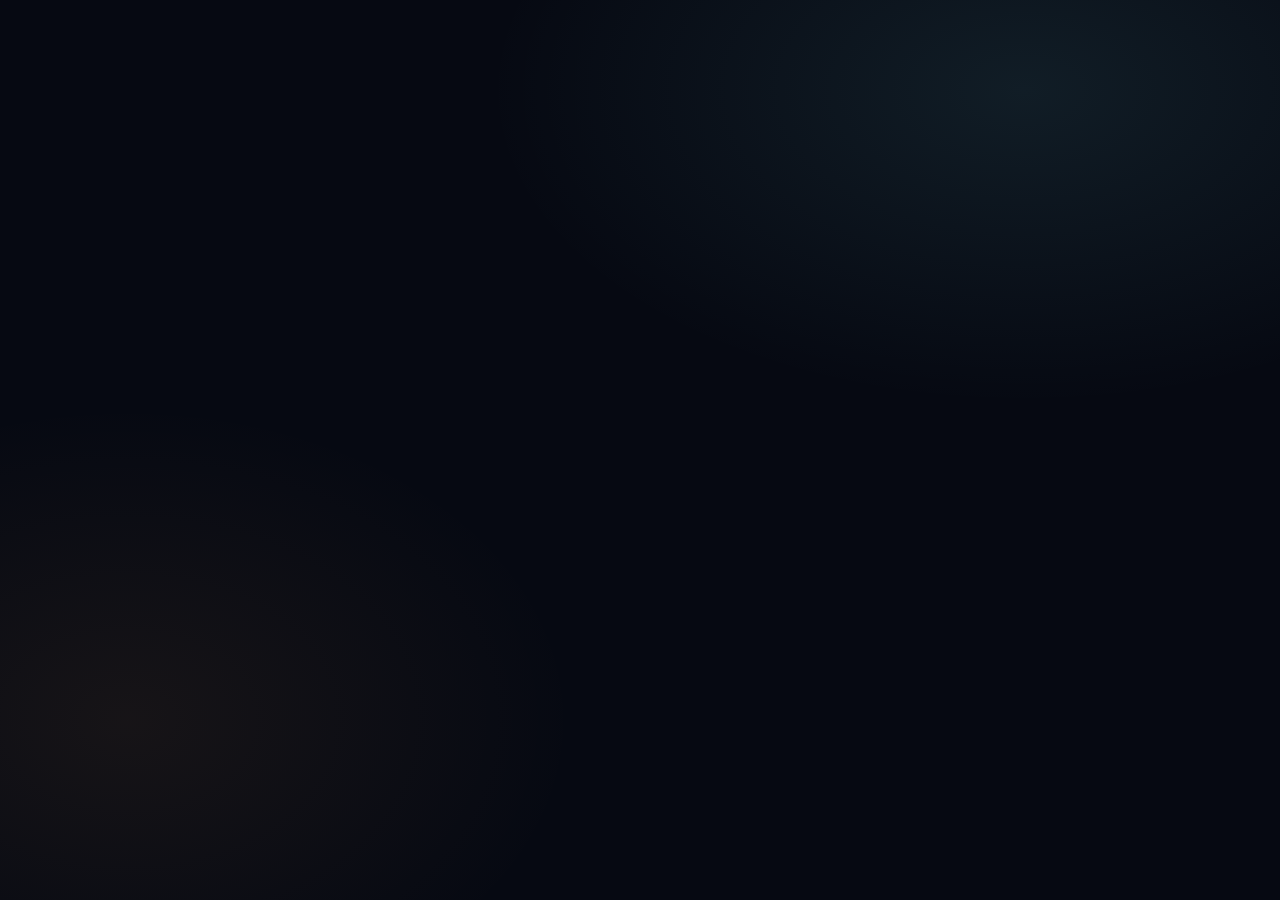
<file: index.html>
<!doctype html>
<html lang="pt-BR">
<head>
  <meta charset="utf-8">
  <meta name="viewport" content="width=device-width, initial-scale=1">
  <title>Quarks · Ciência por Diversão</title>
  <meta name="description" content="Clube de Ciências Quarks: organização social que transforma a educação em Sergipe com ciência mão na massa, kits didáticos de baixo custo, formação de professores, publicações e inovação.">
  <meta name="theme-color" content="#060912">
  <meta property="og:title" content="Clube de Ciências Quarks · Ciência por Diversão">
  <meta property="og:description" content="Ensino experimental, formação docente, publicações com ISBN e inovação educacional em Sergipe.">
  <meta property="og:image" content="assets/brand/selo-quarks.webp">
  <link rel="icon" href="assets/brand/quarks-mark.svg" type="image/svg+xml">
  <link rel="preconnect" href="https://fonts.googleapis.com">
  <link rel="preconnect" href="https://fonts.gstatic.com" crossorigin>
  <link href="https://fonts.googleapis.com/css2?family=Inter:wght@400;500;600&family=JetBrains+Mono:wght@400;500&family=Unbounded:wght@400;500;700&display=swap" rel="stylesheet">
  <link rel="stylesheet" href="css/main.css">
  <script>
    document.documentElement.classList.add('js');
    try { if (sessionStorage.getItem('q-intro')) document.documentElement.classList.add('intro-seen'); } catch (e) {}
  </script>
  <script src="vendor/gsap.min.js" defer></script>
  <script src="vendor/ScrollTrigger.min.js" defer></script>
  <script src="vendor/lenis.min.js" defer></script>
  <script type="module" src="js/main.js"></script>
  <link rel="prefetch" href="vendor/three.module.min.js">
</head>
<body data-page="home">

<a class="skip-link" href="#conteudo">Pular para o conteúdo</a>

<!-- Fundo atmosférico (WebGL) -->
<canvas class="field" id="field" aria-hidden="true"></canvas>
<div class="field-fallback" aria-hidden="true"></div>
<div class="grain" aria-hidden="true"></div>

<!-- PRELOADER: oscilador harmônico amortecido que se estabiliza na marca (montado por js/preloader.js) -->
<div class="preloader" id="preloader" aria-hidden="true">
  <div class="pl-stage" id="plStage"></div>
  <p class="preloader__caption mono">x(t) = A·e<sup>−γt</sup>·cos(ωt)</p>
</div>

<!-- NAVEGAÇÃO -->
<header class="nav" id="nav">
  <a class="nav__brand" href="#inicio" aria-label="Quarks, voltar ao início">
    <svg class="mark" viewBox="10 25 540 363" aria-hidden="true"><use href="#q-mark" x="10" y="25" width="540" height="363"/></svg>
  </a>
  <nav class="nav__links" aria-label="Principal">
    <a href="#atuacao">Atuação</a>
    <a href="#portfolio">Portfólio</a>
    <a href="#parceiros">Parceiros</a>
    <a href="#sobre">Sobre</a>
    <a href="#diteq" class="notranslate">DITeQ</a>
    <a href="#transparencia">Transparência</a>
    <a href="#participe">Participe</a>
  </nav>
  <div class="lang notranslate" data-lang-switch>
    <button class="lang__btn" type="button" aria-haspopup="true" aria-expanded="false" aria-label="Idioma">
      <svg viewBox="0 0 24 24" aria-hidden="true"><circle cx="12" cy="12" r="9"/><path d="M3 12h18M12 3c3 3.2 3 14.8 0 18M12 3c-3 3.2-3 14.8 0 18"/></svg>
      <span data-lang-current>BR</span>
    </button>
    <div class="lang__menu" role="menu" aria-label="Idioma"></div>
  </div>
  <a class="btn btn--small nav__cta" href="#contato">Contato</a>
  <button class="nav__toggle" id="navToggle" aria-expanded="false" aria-controls="menu" aria-label="Abrir menu">
    <span></span><span></span>
  </button>
</header>
<div class="menu" id="menu" hidden>
  <nav aria-label="Menu">
    <a href="#inicio">Início</a>
    <a href="#atuacao">Atuação</a>
    <a href="#portfolio">Portfólio</a>
    <a href="#parceiros">Parceiros</a>
    <a href="#sobre">Sobre</a>
    <a href="#diteq" class="notranslate">DITeQ</a>
    <a href="#transparencia">Transparência</a>
    <a href="#participe">Participe</a>
    <a href="#contato">Contato</a>
  </nav>
</div>

<main id="conteudo">

  <!-- 00 · HERO -->
  <section class="hero" id="inicio" data-phase="0">
    <div class="wrap hero__inner">
      <p class="eyebrow mono"><span class="dot"></span>Clube de Ciências Quarks · Aracaju, Sergipe</p>
      <h1 class="hero__title display" data-split>Ciência por <em>diversão</em></h1>
      <p class="hero__lead" data-reveal>Organização social que transforma a sala de aula em laboratório vivo: ciência <strong>mão na massa</strong>, formação de professores da rede pública, kits didáticos de baixo custo, publicações e inovação feita em Sergipe.</p>
      <div class="hero__actions" data-reveal>
        <a class="btn" href="#portfolio">Ver portfólio</a>
        <a class="btn btn--ghost" href="#participe">Faça parte</a>
      </div>
    </div>
    <!-- impacto: números somados dos projetos (data/projects.json, publicações e DITeQ) -->
    <ul class="stats stats--impact wrap" aria-label="Quarks em números">
      <li><span class="stat__k mono">Impacto</span><strong class="stat__n"><span class="stat__pre">+</span><span data-count="460">460</span></strong><span class="stat__l">pessoas alcançadas em escolas públicas de Sergipe</span></li>
      <li><span class="stat__k mono">Legado</span><strong class="stat__n"><span data-count="99">99</span></strong><span class="stat__l">experimentos entregues que ficam nas escolas</span></li>
      <li><span class="stat__k mono">Conhecimento</span><strong class="stat__n"><span data-count="13">13</span></strong><span class="stat__l">obras didáticas publicadas com ISBN</span></li>
      <li><span class="stat__k mono">Inovação</span><strong class="stat__n"><span data-count="2">2</span></strong><span class="stat__l">patentes depositadas no INPI</span></li>
    </ul>
  </section>

  <!-- 01 · CONTEXTO: IDEB -->
  <section class="section ideb" id="contexto" data-phase="1">
    <div class="wrap grid-2">
      <div>
        <p class="kicker mono">01 · Ponto de partida</p>
        <h2 class="h2 display" data-split>A educação básica de Sergipe está crescendo</h2>
        <p class="lead" data-reveal>O Índice de Desenvolvimento da Educação Básica (IDEB), pontuado de zero a dez, mede a qualidade do ensino fundamental e médio nos estados do Brasil com base em dois fatores: <strong>desempenho dos alunos em avaliações nacionais</strong> e <strong>taxa de aprovação escolar</strong>.</p>
        <figure class="ideb__map">
          <img src="assets/img/mapa-sergipe.svg" alt="Mapa do Brasil com o estado de Sergipe em destaque" width="800" height="450" loading="lazy">
        </figure>
        <!-- corrida: dois pulsos num anel; Sergipe persegue o Brasil (js/sections.js · initRace) -->
        <figure class="race glass" data-reveal>
          <div class="race__head">
            <p class="race__kicker mono">Corrida pela média nacional</p>
            <p class="race__legend mono" aria-hidden="true"><span class="lg lg--br">Brasil</span><span class="lg lg--se">Sergipe</span></p>
          </div>
          <canvas class="race__canvas" id="raceCanvas" aria-hidden="true"></canvas>
          <button class="race__boost mono" id="raceBoost" type="button" aria-pressed="false">
            <span class="race__ring" aria-hidden="true"></span>Segure para acelerar com ciência
          </button>
          <figcaption class="sr-only">Animação: dois pulsos de luz correm num anel. Sergipe persegue o Brasil e acelera enquanto o botão é pressionado.</figcaption>
        </figure>
      </div>
      <div class="ideb__chart glass" data-reveal>
        <div class="ideb__badge">
          <span class="ideb__year display">2025</span>
          <span class="mono">IDEB · resultado mais recente<br>divulgado pelo INEP em agosto de 2026</span>
        </div>
        <p class="ideb__note">O IDEB 2025 mostra Sergipe <strong>avançando nas três etapas</strong>, mas ainda abaixo da média nacional. Na <strong>rede pública</strong>, onde o Quarks atua, a distância chega a 0,7 ponto.</p>
        <div class="bars" role="table" aria-label="IDEB 2025: Sergipe e Brasil, total e rede pública">
          <div class="bars__legend mono" aria-hidden="true"><span class="lg lg--se">Sergipe</span><span class="lg lg--br">Brasil</span></div>
          <div class="bars__group" role="rowgroup">
            <p class="bars__head"><span class="bars__label mono">Fundamental I</span><span class="bars__sub mono">1º ao 5º ano</span></p>
            <div class="bars__cut" role="row"><span class="bars__cutlabel mono" role="rowheader"><span class="sr-only">Fundamental I, </span>Total <span class="bars__hint">pública + privada</span></span><div class="bar bar--se" role="cell" style="--v:5.8"><i></i><b data-count="5.8" data-decimals="1">5,8</b><span class="sr-only"> Sergipe</span></div><div class="bar bar--br" role="cell" style="--v:6.3"><i></i><b data-count="6.3" data-decimals="1">6,3</b><span class="sr-only"> Brasil</span></div></div>
            <div class="bars__cut bars__cut--pub" role="row"><span class="bars__cutlabel mono" role="rowheader"><span class="sr-only">Fundamental I, </span>Rede pública <span class="bars__delta">▲ 0,5 em Sergipe desde 2023</span></span><div class="bar bar--se" role="cell" style="--v:5.4"><i></i><b data-count="5.4" data-decimals="1">5,4</b><span class="sr-only"> Sergipe</span></div><div class="bar bar--br" role="cell" style="--v:6.1"><i></i><b data-count="6.1" data-decimals="1">6,1</b><span class="sr-only"> Brasil</span></div></div>
          </div>
          <div class="bars__group" role="rowgroup">
            <p class="bars__head"><span class="bars__label mono">Fundamental II</span><span class="bars__sub mono">6º ao 9º ano</span></p>
            <div class="bars__cut" role="row"><span class="bars__cutlabel mono" role="rowheader"><span class="sr-only">Fundamental II, </span>Total <span class="bars__hint">pública + privada</span></span><div class="bar bar--se" role="cell" style="--v:4.8"><i></i><b data-count="4.8" data-decimals="1">4,8</b><span class="sr-only"> Sergipe</span></div><div class="bar bar--br" role="cell" style="--v:5.3"><i></i><b data-count="5.3" data-decimals="1">5,3</b><span class="sr-only"> Brasil</span></div></div>
            <div class="bars__cut bars__cut--pub" role="row"><span class="bars__cutlabel mono" role="rowheader"><span class="sr-only">Fundamental II, </span>Rede pública <span class="bars__delta">▲ 0,4 em Sergipe desde 2023</span></span><div class="bar bar--se" role="cell" style="--v:4.4"><i></i><b data-count="4.4" data-decimals="1">4,4</b><span class="sr-only"> Sergipe</span></div><div class="bar bar--br" role="cell" style="--v:5.0"><i></i><b data-count="5.0" data-decimals="1">5,0</b><span class="sr-only"> Brasil</span></div></div>
          </div>
          <div class="bars__group" role="rowgroup">
            <p class="bars__head"><span class="bars__label mono">Ensino Médio</span><span class="bars__sub mono">1ª a 3ª série</span></p>
            <div class="bars__cut" role="row"><span class="bars__cutlabel mono" role="rowheader"><span class="sr-only">Ensino Médio, </span>Total <span class="bars__hint">pública + privada</span></span><div class="bar bar--se" role="cell" style="--v:4.3"><i></i><b data-count="4.3" data-decimals="1">4,3</b><span class="sr-only"> Sergipe</span></div><div class="bar bar--br" role="cell" style="--v:4.5"><i></i><b data-count="4.5" data-decimals="1">4,5</b><span class="sr-only"> Brasil</span></div></div>
            <div class="bars__cut bars__cut--pub" role="row"><span class="bars__cutlabel mono" role="rowheader"><span class="sr-only">Ensino Médio, </span>Rede pública <span class="bars__delta">▲ 0,4 em Sergipe desde 2023</span></span><div class="bar bar--se" role="cell" style="--v:4.1"><i></i><b data-count="4.1" data-decimals="1">4,1</b><span class="sr-only"> Sergipe</span></div><div class="bar bar--br" role="cell" style="--v:4.3"><i></i><b data-count="4.3" data-decimals="1">4,3</b><span class="sr-only"> Brasil</span></div></div>
          </div>
        </div>
        <p class="source mono">Fonte: INEP, IDEB 2025 · <a href="https://www.gov.br/inep/pt-br/centrais-de-conteudo/noticias/ideb/ideb-avanca-em-todas-as-etapas-da-educacao-basica-em-sergipe" target="_blank" rel="noopener">Sergipe</a> · <a href="https://www.gov.br/inep/pt-br/centrais-de-conteudo/noticias/ideb/ideb-avanca-em-todas-as-etapas-da-educacao-basica" target="_blank" rel="noopener">Brasil</a> ↗</p>
      </div>
    </div>
  </section>

  <!-- 02 · MÉTODO: MÃO NA MASSA -->
  <section class="section metodo" id="metodo" data-phase="2">
    <div class="wrap virada">
      <p class="kicker mono">02 · A virada</p>
      <h2 class="h1 display" data-split>O ensino experimental, pelo método <em>“mão na massa”</em>, pode transformar essa realidade</h2>

      <div class="lab">
        <!-- antes: sistema rígido; as peças tentam chegar aos encaixes, emperram e quase desistem (não interativo) -->
        <article class="lab__act lab__act--board glass" data-reveal>
          <p class="lab__tag mono">Antes · na sala tradicional <span class="lab__watch">só observar</span></p>
          <svg class="puzzle" viewBox="0 0 360 250" aria-hidden="true">
            <rect class="puzzle__board" x="40" y="10" width="280" height="84" rx="6"/>
            <text class="puzzle__eq" x="180" y="56">x + 3 = 7</text>
            <text class="puzzle__answer" x="180" y="82">x = 4</text>
            <text class="puzzle__q" x="180" y="82">x = ?</text>
            <path class="puzzle__base" d="M56 214H304"/>
            <!-- encaixes: onde cada peça deveria chegar -->
            <g class="puzzle__slots">
              <rect class="puzzle__slot" x="96" y="168" width="46" height="46" rx="4"/>
              <rect class="puzzle__slot" x="150" y="196" width="18" height="18" rx="3"/>
              <rect class="puzzle__slot" x="174" y="196" width="18" height="18" rx="3"/>
              <rect class="puzzle__slot" x="198" y="196" width="18" height="18" rx="3"/>
            </g>
            <g class="loose" style="--i:0;--tx:0px;--ty:42px"><g class="loose__float">
              <rect class="puzzle__box" x="96" y="126" width="46" height="46" rx="4"/>
              <g class="puzzle__inside"><rect x="104" y="134" width="13" height="13" rx="2"/><rect x="121" y="134" width="13" height="13" rx="2"/><rect x="104" y="151" width="13" height="13" rx="2"/><rect x="121" y="151" width="13" height="13" rx="2"/></g>
              <text class="puzzle__x" x="119" y="157">x</text>
              <rect class="puzzle__lid" x="92" y="119" width="54" height="9" rx="2"/>
            </g></g>
            <g class="loose" style="--i:1;--tx:-34px;--ty:58px"><g class="loose__float"><rect class="puzzle__cube" x="184" y="138" width="18" height="18" rx="3"/></g></g>
            <g class="loose" style="--i:2;--tx:-46px;--ty:36px"><g class="loose__float"><rect class="puzzle__cube" x="220" y="160" width="18" height="18" rx="3"/></g></g>
            <g class="loose" style="--i:3;--tx:-58px;--ty:76px"><g class="loose__float"><rect class="puzzle__cube" x="256" y="120" width="18" height="18" rx="3"/></g></g>
          </svg>
          <p class="lab__quote">Tenta resolver, mas o aprendizado parece inacessível</p>
          <p class="lab__text" id="puzzleMsg">No quadro, a conta chega pronta: “x + 3 = 7”. Sem poder tocar nem testar, o aluno tenta encaixar as peças só de cabeça, elas emperram no caminho e a dúvida vira desânimo. A lacuna que começa nos primeiros anos vai se acumulando nos seguintes.</p>
        </article>

        <!-- depois: o visitante equilibra a balança e descobre o valor de x -->
        <article class="lab__act lab__act--bench glass" data-reveal>
          <p class="lab__tag mono">Depois · na bancada <span class="lab__try">experimente</span></p>
          <svg class="bench" id="bench" viewBox="0 0 360 260" aria-hidden="true">
            <path class="bench__stand" d="M180 64v140M140 204h80"/>
            <path class="bench__arc" d="M168 43.2A24 24 0 0 1 192 43.2"/><path class="bench__zero" d="M180 34v5"/>
            <g class="bench__beam"><path d="M60 64h240"/><path class="bench__needle" d="M180 64V40"/><circle cx="180" cy="64" r="5"/></g>
            <g class="bench__pan" data-side="l"><path class="bench__cord" d="M0 0l-30 60M0 0l30 60"/><path class="bench__plate" d="M-40 60h80q-6 12-40 12t-40-12z"/>
              <g class="bench__load"><rect class="bench__box" x="-34" y="26" width="30" height="34" rx="3"/><text x="-19" y="49">x</text>
                <g class="bench__inside"><rect class="bench__cube" x="-31" y="48" width="10" height="10" rx="2"/><rect class="bench__cube" x="-17" y="48" width="10" height="10" rx="2"/><rect class="bench__cube" x="-31" y="36" width="10" height="10" rx="2"/><rect class="bench__cube" x="-17" y="36" width="10" height="10" rx="2"/></g>
                <rect class="bench__cube" x="2" y="48" width="10" height="10" rx="2"/><rect class="bench__cube" x="14" y="48" width="10" height="10" rx="2"/><rect class="bench__cube" x="8" y="36" width="10" height="10" rx="2"/></g></g>
            <g class="bench__pan" data-side="r"><path class="bench__cord" d="M0 0l-30 60M0 0l30 60"/><path class="bench__plate" d="M-40 60h80q-6 12-40 12t-40-12z"/><rect class="bench__panhit" x="-46" y="20" width="92" height="58"/><g class="bench__load" id="benchRight"></g></g>
            <g class="bench__tray" id="benchTray">
              <rect class="bench__trayhit" x="230" y="212" width="122" height="44" rx="10"/>
              <rect class="bench__cube" x="246" y="226" width="16" height="16" rx="3"/><rect class="bench__cube" x="266" y="226" width="16" height="16" rx="3"/><rect class="bench__cube" x="286" y="226" width="16" height="16" rx="3"/><rect class="bench__cube" x="306" y="226" width="16" height="16" rx="3"/><rect class="bench__cube" x="326" y="226" width="16" height="16" rx="3"/>
              <text class="bench__traylabel" x="291" y="208">bandeja de blocos</text>
            </g>
            <g class="bench__ghost"><rect class="bench__cube" x="-8" y="-8" width="16" height="16" rx="3"/><circle class="bench__touch" r="13"/></g>
          </svg>
          <p class="bench__legend mono"><svg viewBox="0 0 16 16" aria-hidden="true"><rect x="2" y="2" width="12" height="12" rx="2"/></svg>A caixa “x” não tem peso: ela só esconde alguns blocos</p>
          <p class="bench__hint mono" id="benchHint"><span aria-hidden="true">☝</span> Arraste um bloco da bandeja até o prato ou toque em “+”</p>
          <div class="bench__controls">
            <button class="bench__btn" type="button" data-bench="-1">− tirar</button>
            <output class="bench__out mono" id="benchOut" aria-live="polite">0 blocos</output>
            <button class="bench__btn bench__btn--add" type="button" data-bench="1">+ pôr bloco</button>
          </div>
          <p class="lab__text" id="benchMsg" aria-live="polite">No prato da esquerda estão a caixa “x” e mais 3 blocos. Quantos blocos você precisa pôr no prato da direita para equilibrar a balança?</p>
        </article>
      </div>

      <!-- o método: só depois da experiência vem a abstração -->
      <ol class="method" id="method">
        <li><span class="method__n mono">01</span><h3 class="method__t">Experimentar e medir</h3><p>Montar, manusear e medir cria motivação e senso de pertencimento com o conteúdo.</p></li>
        <li><span class="method__n mono">02</span><h3 class="method__t">Analisar e relatar</h3><p>Os dados viram análises técnicas, relatórios e apresentações conceituais, de um jeito lúdico.</p></li>
        <li><span class="method__n mono">03</span><h3 class="method__t">Criar</h3><p>Os alunos pensam e propõem atividades próprias usando os conceitos.</p></li>
        <li><span class="method__n mono">04</span><h3 class="method__t">Abstrair</h3><p>Só então chega a fórmula, agora cheia de significado e abrindo caminho para abstrações maiores.</p></li>
      </ol>
    </div>

    <div class="benefits" id="benefits">
      <div class="wrap benefits__inner">
        <div class="benefits__intro">
          <p class="mono kicker">Validado pela ciência</p>
          <h3 class="h3">Os benefícios da aprendizagem experimental são consolidados por diversos estudos científicos, que validam:</h3>
          <div class="bviz glass" aria-hidden="true">
            <svg class="bviz__svg" viewBox="0 0 120 120">
              <circle class="bviz__track" cx="60" cy="60" r="54"/>
              <circle class="bviz__ring" cx="60" cy="60" r="54" pathLength="1"/>
              <g class="bviz__ticks"><circle cx="60" cy="6" r="1.6"/><circle cx="102.2" cy="26.3" r="1.6"/><circle cx="112.6" cy="72" r="1.6"/><circle cx="83.4" cy="108.7" r="1.6"/><circle cx="36.6" cy="108.7" r="1.6"/><circle cx="7.4" cy="72" r="1.6"/><circle cx="17.8" cy="26.3" r="1.6"/></g>
              <g class="bviz__icon"><path pathLength="1" d="M36 82h48"/><path pathLength="1" d="M42 82V68M54 82V58M66 82V50M78 82V40"/><path pathLength="1" d="M38 60l14-10 12 6 18-18M74 38h8v8"/></g>
              <g class="bviz__icon"><path pathLength="1" d="M36 84h48"/><path pathLength="1" d="M40 74c10 0 12-22 22-22 8 0 8 10 16-4"/><path pathLength="1" d="M72 46l6 2 2-6"/><circle pathLength="1" cx="40" cy="74" r="3"/></g>
              <g class="bviz__icon"><ellipse pathLength="1" cx="60" cy="60" rx="26" ry="10"/><ellipse pathLength="1" cx="60" cy="60" rx="26" ry="10" transform="rotate(60 60 60)"/><ellipse pathLength="1" cx="60" cy="60" rx="26" ry="10" transform="rotate(-60 60 60)"/><circle pathLength="1" cx="60" cy="60" r="4"/></g>
              <g class="bviz__icon"><circle pathLength="1" cx="60" cy="40" r="7"/><circle pathLength="1" cx="40" cy="74" r="7"/><circle pathLength="1" cx="80" cy="74" r="7"/><path pathLength="1" d="M56 46l-12 22M64 46l12 22M47 74h26"/></g>
              <g class="bviz__icon"><path pathLength="1" d="M60 34c4 12 18 18 18 32a18 18 0 0 1-36 0c0-8 5-12 8-16 1 6 4 8 6 8-2-10 0-18 4-24z"/><path pathLength="1" d="M60 84c-5 0-8-4-8-8 0-5 4-7 6-11 2 4 10 6 10 11 0 4-3 8-8 8z"/></g>
              <g class="bviz__icon"><path pathLength="1" d="M52 34h16M54 34v18L40 78a4 4 0 0 0 4 6h32a4 4 0 0 0 4-6L66 52V34"/><path pathLength="1" d="M46 68h28"/><circle pathLength="1" cx="56" cy="76" r="2.5"/><circle pathLength="1" cx="66" cy="73" r="2"/></g>
              <g class="bviz__icon"><circle pathLength="1" cx="60" cy="60" r="26"/><circle pathLength="1" cx="60" cy="60" r="16"/><circle pathLength="1" cx="60" cy="60" r="6"/><path pathLength="1" d="M60 26v8M60 86v8M26 60h8M86 60h8"/></g>
            </svg>
            <div class="bviz__meta">
              <div class="benefits__meter mono"><span class="odo"><span class="odo__strip" id="benefitIndex"><span>01</span><span>02</span><span>03</span><span>04</span><span>05</span><span>06</span><span>07</span></span></span> / 07</div>
              <p class="bviz__note" id="benefitNote"></p>
            </div>
          </div>
        </div>
        <ol class="benefits__list">
          <li data-note="Melhores notas e compreensão mais profunda dos conteúdos.">Desempenho geral</li>
          <li data-note="Quem tinha mais dificuldade avança quando aprende fazendo.">Desempenho de alunos com baixo rendimento</li>
          <li data-note="Atenção e participação ativa durante toda a aula.">Engajamento</li>
          <li data-note="Trabalho em equipe, escuta e comunicação.">Habilidades sociais e colaborativas</li>
          <li data-note="Vontade de aprender que continua fora da sala.">Motivação</li>
          <li data-note="O conteúdo vira ferramenta para desafios do cotidiano.">Resolução de problemas reais</li>
          <li data-note="O que se vive no experimento fica na memória.">Retenção de informação</li>
        </ol>
      </div>
    </div>

    <div class="studies">
      <div class="wrap studies__head">
        <p class="mono kicker">A ciência por trás do método</p>
        <p class="studies__hint mono">Passe o mouse para pausar · clique para ler</p>
      </div>
      <div class="lane lane--br">
        <p class="lane__tag"><svg viewBox="0 0 24 24" aria-hidden="true"><path d="M12 21s-6-6.2-6-11a6 6 0 0 1 12 0c0 4.8-6 11-6 11z"/><circle cx="12" cy="10" r="2.2"/></svg><b>Nacionais</b><span class="mono" data-count-of="nacionais"></span></p>
        <div class="ticker" data-studies="nacionais" aria-label="Estudos nacionais"></div>
      </div>
      <div class="lane lane--world">
        <p class="lane__tag"><svg viewBox="0 0 24 24" aria-hidden="true"><circle cx="12" cy="12" r="9"/><path d="M3 12h18M12 3c3 3.2 3 14.8 0 18M12 3c-3 3.2-3 14.8 0 18"/></svg><b>Internacionais</b><span class="mono" data-count-of="internacionais"></span></p>
        <div class="ticker ticker--reverse" data-studies="internacionais" aria-label="Estudos internacionais"></div>
      </div>
    </div>

    <div class="wrap compare" id="compare">
      <div class="compare__head">
        <h3 class="h2 display" data-split>Por comparação, o ensino tradicional se torna obsoleto</h3>
        <p class="muted" data-reveal>Arraste o seletor da esquerda para a direita, ou toque em “Experimental”, e veja a sala de aula se transformar aspecto por aspecto.</p>
      </div>
      <div class="compare__control glass">
        <figure class="compare__side compare__side--old">
          <button class="compare__jump" type="button" data-to="0" aria-label="Ver o ensino tradicional">
          <svg class="cmp-ico" viewBox="0 0 64 64" aria-hidden="true"><rect class="cmp-ico__board" x="8" y="10" width="48" height="32" rx="3"/><path class="cmp-ico__chalk" d="M15 20h18M15 27h26M15 34h12"/><path d="M20 42l-5 13M44 42l5 13M26 50h12"/></svg>
          </button>
          <figcaption class="mono">Tradicional</figcaption>
        </figure>
        <label class="range">
          <span class="sr-only">Transformação do ensino tradicional para o experimental</span>
          <input type="range" id="compareRange" min="0" max="100" value="0" step="1">
          <span class="range__fill" aria-hidden="true"></span>
          <span class="range__hint" aria-hidden="true">Arraste para transformar →</span>
        </label>
        <figure class="compare__side compare__side--new">
          <button class="compare__jump" type="button" data-to="100" aria-label="Ver o ensino experimental">
          <svg class="cmp-ico" viewBox="0 0 64 64" aria-hidden="true"><defs><clipPath id="cmpFlask"><path d="M27 8v16L13 50a4 4 0 0 0 4 6h30a4 4 0 0 0 4-6L37 24V8z"/></clipPath></defs>
            <g clip-path="url(#cmpFlask)"><rect class="cmp-ico__liquid" x="0" y="0" width="64" height="64"/><circle class="cmp-ico__bubble" cx="28" cy="50" r="2.2"/><circle class="cmp-ico__bubble" cx="36" cy="46" r="1.6"/><circle class="cmp-ico__bubble" cx="32" cy="52" r="1.2"/></g>
            <path d="M24 8h16M27 8v16L13 50a4 4 0 0 0 4 6h30a4 4 0 0 0 4-6L37 24V8"/></svg>
          </button>
          <figcaption class="mono">Experimental</figcaption>
        </figure>
        <p class="compare__count mono" aria-hidden="true"><b id="compareCount">0</b> de 10 aspectos transformados</p>
      </div>
      <ul class="compare__rows" id="compareRows">
        <li><span class="mono">Metodologia</span><p class="old">Aulas expositivas e exercícios repetitivos</p><p class="new">Atividades práticas, experimentação e resolução de problemas reais</p></li>
        <li><span class="mono">Engajamento do aluno</span><p class="old">Participação passiva: o aluno é receptor de informações</p><p class="new">Participação ativa: o aluno é protagonista do processo de aprendizagem</p></li>
        <li><span class="mono">Desenvolvimento de habilidades</span><p class="old">Ênfase em habilidades cognitivas básicas, como memorização</p><p class="new">Desenvolvimento de habilidades científicas, como investigação e pensamento crítico</p></li>
        <li><span class="mono">Motivação</span><p class="old">Pode ser desmotivador devido à falta de conexão com a realidade do aluno</p><p class="new">Aumenta a motivação ao relacionar o aprendizado com situações do cotidiano</p></li>
        <li><span class="mono">Pensamento crítico</span><p class="old">Pouca ênfase no desenvolvimento do pensamento crítico e analítico</p><p class="new">Estimula o pensamento crítico e a capacidade de análise através da investigação</p></li>
        <li><span class="mono">Aplicabilidade</span><p class="old">Conhecimento teórico que pode ser desconectado da prática</p><p class="new">Conhecimento aplicado, facilitando a compreensão e a retenção de informações</p></li>
        <li><span class="mono">Avaliação</span><p class="old">Foco em provas e testes tradicionais</p><p class="new">Avaliação contínua baseada em projetos, apresentações e relatórios de pesquisa</p></li>
        <li><span class="mono">Desenvolvimento de competências</span><p class="old">Pouca ênfase no desenvolvimento de competências transversais</p><p class="new">Desenvolvimento de competências como trabalho em equipe, comunicação e resolução de problemas</p></li>
        <li><span class="mono">Adaptação às necessidades do aluno</span><p class="old">Abordagem uniforme que pode não atender às necessidades individuais</p><p class="new">Flexibilidade para atender às diferentes necessidades e estilos de aprendizagem</p></li>
        <li><span class="mono">Integração de conteúdos</span><p class="old">Ensino segmentado, com pouca integração entre disciplinas</p><p class="new">Integração interdisciplinar, promovendo uma visão holística do conhecimento</p></li>
      </ul>
    </div>
  </section>

  <!-- 03 · PROPOSTA -->
  <section class="section proposta" id="proposta" data-phase="3">
    <div class="wrap">
      <p class="kicker mono">03 · Nossa proposta</p>
      <h2 class="h1 display" data-split>O Quarks está empenhado em transformar a educação em Sergipe, criando <em>oportunidades reais</em> de mudança</h2>
      <ol class="steps">
        <!-- 01: circuito simples (js/sections.js · initProposta) -->
        <li class="step glass" data-reveal>
          <p class="step__top"><span class="step__n mono">01</span><span class="step__try mono">experimente</span></p>
          <h3 class="h3">Oficinas de baixo custo</h3>
          <svg class="demo demo--circuit" id="demoCircuit" viewBox="0 0 300 170" aria-hidden="true">
            <path class="circuit__wire" d="M58 60V28H262V66M262 112V146H178M134 146H58V108"/>
            <path class="circuit__flow" d="M58 60V28H262V66M262 112V146H178M134 146H58V108"/>
            <rect class="circuit__cell" x="40" y="60" width="36" height="48" rx="5"/><path class="circuit__cap" d="M51 56h14"/><text x="58" y="90">+</text>
            <g class="circuit__led"><path class="circuit__rays" d="M262 52v-8M240 62l-6-6M284 62l6-6M232 88h-8M292 88h8"/><circle cx="262" cy="88" r="16"/><path d="M256 104v8M268 104v8"/></g>
            <circle class="circuit__pin" cx="134" cy="146" r="4"/><circle class="circuit__pin" cx="178" cy="146" r="4"/>
            <path class="circuit__lever" d="M134 146L174 122"/>
            <text class="demo__label" x="58" y="128">pilha</text><text class="demo__label" x="156" y="166">interruptor</text><text class="demo__label" x="262" y="134">LED</text>
          </svg>
          <button class="demo__btn" type="button" id="circuitBtn" aria-pressed="false">Ligar o circuito</button>
          <p>Pilha, fio e LED: material simples vira experimento de verdade. Nossas oficinas usam materiais acessíveis e reutilizáveis, cabem no orçamento da escola pública e seguem a BNCC. A base é o “mão na massa”, o ensino por investigação reconhecido internacionalmente, que nasceu no programa francês <em lang="fr">La main à la pâte</em> e chegou ao Brasil pelas mãos da Academia Brasileira de Ciências.</p>
        </li>
        <!-- 02: lupa concentrando a luz -->
        <li class="step glass" data-reveal>
          <p class="step__top"><span class="step__n mono">02</span><span class="step__try mono">experimente</span></p>
          <h3 class="h3">Excelência sem desperdício</h3>
          <svg class="demo demo--lens" id="demoLens" viewBox="0 0 300 170" aria-hidden="true">
            <circle class="lens__sun" cx="22" cy="85" r="14"/>
            <g class="lens__rays"></g>
            <ellipse class="lens__glass" cx="140" cy="85" rx="11" ry="66"/>
            <circle class="lens__spot" cx="262" cy="85" r="10"/>
            <text class="demo__label" x="140" y="166">lupa</text><text class="demo__label lens__state" x="262" y="122">luz espalhada</text>
          </svg>
          <label class="demo__range"><span class="mono">Ajuste o foco</span><input type="range" id="lensRange" min="0" max="100" value="0" aria-label="Foco da lupa"></label>
          <p>Arraste o controle de foco e veja a lupa juntar a luz espalhada em um único ponto. Fazemos o mesmo com cada recurso: tudo concentrado no que importa, aprender, sem equipamento caro usado uma única vez.</p>
        </li>
        <!-- 03: rede que se acende ano a ano -->
        <li class="step glass" data-reveal>
          <p class="step__top"><span class="step__n mono">03</span><span class="step__try mono">experimente</span></p>
          <h3 class="h3">Ferramentas que ficam</h3>
          <svg class="demo demo--net" id="demoNet" viewBox="0 0 300 170" aria-hidden="true">
            <g class="net__edges"></g><g class="net__nodes"></g>
            <g class="net__core"><circle cx="150" cy="85" r="15"/><text x="150" y="89">kit</text></g>
          </svg>
          <div class="demo__row">
            <button class="demo__btn" type="button" id="netBtn">+1 ano letivo</button>
            <output class="demo__out mono" id="netOut" aria-live="polite">Ano 0 · 0 turmas</output>
          </div>
          <p>Clique em “+1 ano letivo”: cada ponto que acende é uma nova turma usando o mesmo kit. Kits que ficam na escola e professores formados fazem a ciência continuar e se espalhar, ano após ano.</p>
        </li>
      </ol>
    </div>
  </section>

  <!-- 04 · ATUAÇÃO: vitrine horizontal -->
  <section class="showcase" id="atuacao" data-phase="4">
    <div class="showcase__pin">
      <div class="wrap showcase__head">
        <p class="kicker mono">04 · Atuação</p>
        <h2 class="h2 display" data-split>Do laboratório à escola, em oito frentes</h2>
        <div class="showcase__progress" aria-hidden="true"><span id="showcaseBar"></span></div>
      </div>
      <div class="showcase__track" id="showcaseTrack" tabindex="0" aria-label="Frentes de atuação (role para navegar)">
        <!-- cards renderizados a partir de data/services.json -->
      </div>
    </div>
  </section>

  <!-- 05 · PORTFÓLIO -->
  <section class="section portfolio" id="portfolio" data-phase="5">
    <div class="wrap">
      <div class="section-head">
        <p class="kicker mono">05 · Portfólio</p>
        <h2 class="h1 display" data-split>Projetos que viram legado</h2>
        <p class="lead" data-reveal>Cada projeto é um capítulo com experiência própria. Passe o cursor para revelar a marca e clique para entrar.</p>
      </div>
      <ol class="projects" id="projectList" aria-label="Projetos">
        <!-- linhas renderizadas a partir de data/projects.json -->
      </ol>
    </div>
  </section>

  <!-- 06 · PARCEIROS: rede cristalina -->
  <section class="section partners" id="parceiros" data-phase="6">
    <div class="wrap grid-2 partners__grid">
      <div>
        <p class="kicker mono">06 · Parceiros</p>
        <h2 class="h1 display" data-split>Alianças que fazem a diferença</h2>
        <p class="lead" data-reveal>Cada parceiro é um átomo dessa rede cristalina. Passe o cursor para energizar as ligações e clique na logo para conhecer a parceria.</p>
        <ul class="partners__list" id="partnerList" aria-label="Lista de parceiros"></ul>
      </div>
      <div class="lattice" id="lattice">
        <canvas class="lattice__canvas" aria-hidden="true"></canvas>
        <div class="lattice__nodes" id="latticeNodes"></div>
      </div>
    </div>
  </section>

  <!-- 07 · SOBRE -->
  <section class="section about" id="sobre" data-phase="7">
    <div class="wrap">
      <p class="kicker mono">07 · Sobre o Quarks</p>
      <h2 class="h1 display" data-split>Um laboratório vivo, feito por cientistas que acreditam na escola pública</h2>
      <div class="about__grid">
        <div class="about__text">
          <p class="about__lead" data-reveal>O Clube de Ciências Quarks é uma organização social que trabalha para transformar o ensino básico em Sergipe com inovação em STEAM (Ciência, Tecnologia, Engenharia, Artes e Matemática). Nossa equipe reúne pesquisadores, doutores e jovens cientistas que unem rigor técnico e criatividade para fazer da sala de aula um laboratório vivo, onde a ciência fica acessível, concreta e inspiradora.</p>
          <dl class="about__pillars">
            <div data-reveal>
              <dt class="mono">Como fazemos</dt>
              <dd>Trocamos a aula apenas expositiva pelo método “mão na massa”, com kits experimentais de baixo custo, softwares e materiais didáticos alinhados à BNCC e aos Objetivos de Desenvolvimento Sustentável (ODS), e levamos a cultura maker para Física, Química e Biologia com formações continuadas que dão mais autonomia aos professores.</dd>
            </div>
            <div data-reveal>
              <dt class="mono">Nosso diferencial</dt>
              <dd>Nosso compromisso é com o legado: ao contrário de uma consultoria tradicional, transferimos para a própria escola a propriedade intelectual e a tecnologia que desenvolvemos, o que garante sustentabilidade financeira e faz do aprendizado prático uma rotina, e não uma exceção.</dd>
            </div>
            <div data-reveal>
              <dt class="mono">Aonde queremos chegar</dt>
              <dd>Queremos fazer de Sergipe o maior centro de formação de mentes tecnológicas do Nordeste, levando a pesquisa de ponta ao chão da escola por meio de parcerias estratégicas e projetos estruturantes, para que os jovens sergipanos sejam protagonistas do futuro e a ciência impulsione o desenvolvimento social.</dd>
            </div>
          </dl>
        </div>
        <figure class="about__photo" data-reveal>
          <picture>
            <source type="image/avif" srcset="assets/img/time-quarks.avif">
            <img src="assets/img/time-quarks.webp" srcset="assets/img/time-quarks-800.webp 800w, assets/img/time-quarks.webp 1600w" sizes="(min-width: 960px) 40vw, 100vw" alt="Integrantes do Quarks reunidos ao ar livre" width="1600" height="1331" loading="lazy">
          </picture>
          <figcaption class="mono">Time Quarks reunido em Aracaju</figcaption>
        </figure>
      </div>

      <!-- manifesto: as palavras acendem conforme a rolagem (js/core.js · data-ink) -->
      <div class="mvv">
        <div class="mvv__row">
          <p class="mvv__label mono" data-reveal><span>01</span>Missão<small>por que existimos</small></p>
          <p class="mvv__statement" data-ink>Transformar a educação de Sergipe pelo ensino experimental, tornando a ciência <em>tangível e acessível</em> para fortalecer a tecnologia nacional.</p>
        </div>
        <div class="mvv__row">
          <p class="mvv__label mono" data-reveal><span>02</span>Visão<small>o futuro que buscamos</small></p>
          <p class="mvv__statement" data-ink>Ser referência em educação STEAM no Nordeste, convertendo escolas em <em>polos tecnológicos</em> onde jovens são protagonistas do futuro.</p>
        </div>
        <div class="mvv__row">
          <p class="mvv__label mono" data-reveal><span>03</span>Valores<small>o que nos guia</small></p>
          <ul class="values">
            <li data-reveal><strong>Mão na massa</strong><span>Aprender fazendo: a prática vem antes da fórmula.</span></li>
            <li data-reveal><strong>Legado</strong><span>A tecnologia fica na escola, com quem vai usá-la todos os dias.</span></li>
            <li data-reveal><strong>Inovação</strong><span>Criatividade com rigor técnico, do protótipo à sala de aula.</span></li>
            <li data-reveal><strong>Impacto</strong><span>Ciência como ferramenta de transformação social.</span></li>
          </ul>
        </div>
      </div>
    </div>

    <div class="wrap team">
      <div class="section-head section-head--row">
        <h3 class="h2 display" data-split>Nosso time</h3>
        <p class="muted" data-reveal>Pesquisadores, professores e jovens cientistas.</p>
      </div>
      <ul class="team__grid" id="teamGrid"></ul>
    </div>
  </section>

  <!-- 08 · DITeQ (NIT) -->
  <section class="section diteq" id="diteq" data-phase="8">
    <div class="wrap grid-2 diteq__grid">
      <div>
        <p class="kicker mono">08 · Inovação</p>
        <h2 class="h1 display" data-split>DITeQ: o núcleo de inovação do Quarks</h2>
        <p class="lead" data-reveal>O Quarks é uma <strong>ICT (Instituição Científica, Tecnológica e de Inovação)</strong> privada e sem fins lucrativos, nos termos do Marco Legal da CT&amp;I (Leis nº 10.973/2004 e nº 13.243/2016). Seu <strong>Núcleo de Inovação Tecnológica (NIT)</strong> já está formado: o DITeQ, criado em fevereiro de 2026, cuida da propriedade intelectual e da transferência de tecnologia, e todo resultado volta para a missão educacional.</p>
        <div class="hero__actions" data-reveal>
          <a class="btn btn--ghost" href="#transparencia" data-doc-tab="diteq">Regimento e atas do DITeQ</a>
        </div>
      </div>
      <div class="diteq__cards">
        <ul class="diteq__roles glass" data-reveal>
          <li><span class="mono">Coordenação Geral</span><strong>Cochiran Pereira dos Santos</strong></li>
          <li><span class="mono">Transferência de Tecnologia</span><strong>Celso Hiroshi Hayasi</strong></li>
          <li><span class="mono">Propriedade Intelectual</span><strong>João Pedro Iung Perin</strong></li>
          <li><span class="mono">Comitê Técnico Consultivo</span><strong>Lígia Mara de Oliveira Lima · Riane da Silveira Storgatto</strong></li>
        </ul>
        <ul class="diteq__ip" data-reveal>
          <li class="glass"><span class="mono">Patente de Invenção · INPI</span><strong>BR 10 2025 015217 7</strong><small>Aparato de percepção óptica cromocinética</small></li>
          <li class="glass"><span class="mono">Modelo de Utilidade · INPI</span><strong>BR 20 2025 014049 2</strong><small>Indicador portátil de condutividade da água</small></li>
        </ul>
      </div>
    </div>
  </section>

  <!-- 09 · TRANSPARÊNCIA -->
  <section class="section transparency" id="transparencia" data-phase="8">
    <div class="wrap">
      <div class="section-head">
        <p class="kicker mono">09 · Transparência</p>
        <h2 class="h1 display" data-split>Arquivo aberto</h2>
        <p class="lead" data-reveal>Documentos institucionais, assembleias, finanças e relatórios de projetos, sempre acessíveis.</p>
      </div>
      <div class="tabs" role="tablist" aria-label="Categorias de documentos" id="docTabs"></div>
      <div class="docs" id="docPanel" role="tabpanel"></div>
    </div>
  </section>

  <!-- 09 · PARTICIPE / CONTATO -->
  <section class="section join" id="participe" data-phase="9">
    <div class="wrap grid-2 join__grid">
      <div class="join__intro">
        <p class="kicker mono">10 · Participe</p>
        <h2 class="h1 display" data-split>Gostaria de fazer parte do Quarks?</h2>
        <p class="lead" data-reveal>Preencha o formulário para que nossa equipe analise uma oportunidade. Buscamos pesquisadores, educadores e estudantes apaixonados por ciência.</p>
      </div>
      <form class="form glass" id="formParticipe" data-subject="Nova candidatura pelo Participe (site Quarks)" novalidate>
        <div class="field-row">
          <label for="p-nome">Nome <span class="req">obrigatório</span></label>
          <input id="p-nome" name="nome" type="text" autocomplete="name" required>
        </div>
        <div class="field-row">
          <label for="p-email">E-mail <span class="req">obrigatório</span></label>
          <input id="p-email" name="email" type="email" autocomplete="email" required>
        </div>
        <div class="field-row">
          <label for="p-tel">Telefone <span class="opt">opcional</span></label>
          <input id="p-tel" name="telefone" type="tel" inputmode="tel" autocomplete="tel" data-phone placeholder="(79) 9 0000-0000">
        </div>
        <div class="field-row">
          <label for="p-lattes">Currículo Lattes <span class="req">obrigatório</span></label>
          <input id="p-lattes" name="lattes" type="url" placeholder="http://lattes.cnpq.br/..." required>
        </div>
        <div class="field-row">
          <label for="p-msg">Motivações e objetivos para atuar no Quarks <span class="req">obrigatório</span></label>
          <textarea id="p-msg" name="motivacao" rows="5" maxlength="10000" required data-counter></textarea>
          <span class="counter mono" aria-live="polite">0/10000</span>
        </div>
        <input type="checkbox" name="botcheck" class="hp" tabindex="-1" autocomplete="off" aria-hidden="true">
        <div class="form__actions">
          <button class="btn" type="submit">Enviar candidatura</button>
          <a class="btn btn--ghost" data-whatsapp="Olá! Tenho interesse em fazer parte do Quarks." href="https://wa.me/5579991489065" target="_blank" rel="noopener">WhatsApp</a>
        </div>
        <p class="form__status" role="status" aria-live="polite"></p>
      </form>
    </div>

    <div class="wrap grid-2 join__grid" id="contato">
      <div class="join__intro">
        <p class="kicker mono">11 · Contato</p>
        <h2 class="h1 display" data-split>Vamos conversar</h2>
        <p class="lead" data-reveal>Escolas, gestores, empresas e pesquisadores: conte o que você precisa. Respondemos pelo WhatsApp ou e-mail.</p>
        <ul class="contact-list" data-reveal>
          <li><span class="mono">Telefone / WhatsApp</span><a href="tel:+5579991489065">+55 (79) 9 9148-9065</a></li>
          <li><span class="mono">E-mail</span><a href="mailto:institucional@quarksclub.org">institucional@quarksclub.org</a></li>
          <li><span class="mono">Endereço</span><a href="https://www.google.com/maps/search/?api=1&amp;query=Rua+Sergipe+825+Siqueira+Campos+Aracaju+SE+49075-540" target="_blank" rel="noopener" title="Abrir no Google Maps">Rua Sergipe nº 825, sala 1, Siqueira Campos, Aracaju - SE, CEP 49075-540 ↗</a></li>
          <li><span class="mono">Atendimento</span>Segunda a sexta, das 9h às 17h (exceto feriados)</li>
        </ul>
      </div>
      <form class="form glass" id="formContato" data-subject="Nova mensagem pelo Contato (site Quarks)" novalidate>
        <div class="field-row">
          <label for="c-nome">Nome <span class="req">obrigatório</span></label>
          <input id="c-nome" name="nome" type="text" autocomplete="name" required>
        </div>
        <div class="field-row">
          <label for="c-email">E-mail <span class="req">obrigatório</span></label>
          <input id="c-email" name="email" type="email" autocomplete="email" required>
        </div>
        <div class="field-row">
          <label for="c-tel">Telefone <span class="opt">opcional · contato via WhatsApp</span></label>
          <input id="c-tel" name="telefone" type="tel" inputmode="tel" autocomplete="tel" data-phone placeholder="(79) 9 0000-0000">
        </div>
        <div class="field-row">
          <label for="c-msg">Mensagem <span class="req">obrigatório</span></label>
          <textarea id="c-msg" name="mensagem" rows="5" maxlength="10000" required data-counter></textarea>
          <span class="counter mono" aria-live="polite">0/10000</span>
        </div>
        <div class="field-row" data-files>
          <span class="field-label">Anexos <span class="opt">opcional · até 3 arquivos, 5 MB cada</span></span>
          <label class="drop" for="c-files">
            <svg viewBox="0 0 24 24" aria-hidden="true"><path d="M12 16V4M7 9l5-5 5 5M5 20h14"/></svg>
            <span>Arraste arquivos aqui ou <u>escolha no computador</u></span>
          </label>
          <input id="c-files" class="drop__input" type="file" multiple accept=".pdf,.doc,.docx,.odt,.rtf,.txt,.xls,.xlsx,.ods,.csv,.ppt,.pptx,.odp,.xml,.json,.png,.jpg,.jpeg,.webp,.gif,.heic,.zip">
          <ul class="files" aria-live="polite"></ul>
          <span class="hint">PDF, Word, Excel, PowerPoint, imagens, texto, CSV, XML ou ZIP.</span>
          <p class="files__err" role="alert" hidden></p>
        </div>
        <div class="field-row" data-link-row hidden>
          <label for="c-link">Link compartilhado <span class="opt">Google Drive / OneDrive</span></label>
          <input id="c-link" name="link_compartilhado" type="url" placeholder="https://drive.google.com/...">
          <span class="hint">Compartilhe a pasta ou o arquivo e libere o acesso para “qualquer pessoa com o link”.</span>
        </div>
        <input type="checkbox" name="botcheck" class="hp" tabindex="-1" autocomplete="off" aria-hidden="true">
        <div class="form__actions">
          <button class="btn" type="submit">Enviar mensagem</button>
          <a class="btn btn--ghost" data-whatsapp="Olá, Quarks! Gostaria de conversar." href="https://wa.me/5579991489065" target="_blank" rel="noopener">WhatsApp</a>
        </div>
        <p class="form__status" role="status" aria-live="polite"></p>
      </form>
    </div>
  </section>
</main>

<footer class="footer" data-phase="10">
  <div class="wrap footer__grid">
    <div class="footer__brand">
      <img src="assets/brand/selo-quarks.webp" alt="Selo Quarks Science Club" width="120" height="120" loading="lazy">
      <p class="footer__tag display">Ciência por diversão</p>
    </div>
    <div>
      <h4 class="mono">Contato</h4>
      <p><a href="tel:+5579991489065">+55 (79) 9 9148-9065</a><br><a href="mailto:institucional@quarksclub.org">institucional@quarksclub.org</a></p>
      <p><a href="https://www.google.com/maps/search/?api=1&amp;query=Rua+Sergipe+825+Siqueira+Campos+Aracaju+SE+49075-540" target="_blank" rel="noopener" title="Abrir no Google Maps">Rua Sergipe nº 825, sala 1, Siqueira Campos<br>Aracaju - SE, CEP 49075-540 ↗</a></p>
    </div>
    <div>
      <h4 class="mono">Horário de atendimento</h4>
      <p>De segunda a sexta-feira, das 9h às 17h*<br><small>* Exceto feriados</small></p>
      <div class="social">
        <a href="https://instagram.com/quarks.club" target="_blank" rel="noopener" aria-label="Instagram @quarks.club"><svg viewBox="0 0 24 24" aria-hidden="true"><rect x="3" y="3" width="18" height="18" rx="5"/><circle cx="12" cy="12" r="4"/><circle cx="17.5" cy="6.5" r="1" fill="currentColor"/></svg></a>
        <a href="https://wa.me/5579991489065" target="_blank" rel="noopener" aria-label="WhatsApp"><svg viewBox="0 0 24 24" aria-hidden="true"><path d="M3.5 20.5l1.3-4.3A8.5 8.5 0 1 1 8 19.3z"/><path d="M9 8.5c0 3.5 3 6.5 6.5 6.5l1-1.6-2-1-1 .9c-1.2-.5-2.3-1.6-2.8-2.8l.9-1-1-2z"/></svg></a>
        <a href="mailto:institucional@quarksclub.org" aria-label="E-mail"><svg viewBox="0 0 24 24" aria-hidden="true"><rect x="3" y="5" width="18" height="14" rx="2"/><path d="M3.5 6l8.5 7 8.5-7"/></svg></a>
      </div>
    </div>
  </div>
  <div class="wrap footer__legal mono">
    <span>© 2026 Organização Social e Clube de Ciências Quarks</span>
    <span>CNPJ: 57.914.912/0001-96</span>
  </div>
</footer>

<!-- Painel lateral (documentos / parceiros) -->
<dialog class="drawer" id="drawer" aria-labelledby="drawerTitle">
  <div class="drawer__inner">
    <button class="drawer__close" id="drawerClose" aria-label="Fechar painel">×</button>
    <div id="drawerBody"></div>
  </div>
</dialog>

<!-- Símbolo da marca (reutilizado) -->
<svg width="0" height="0" style="position:absolute" aria-hidden="true">
  <symbol id="q-mark" viewBox="10 25 540 363">
    <g fill="none" stroke="currentColor" stroke-width="17" stroke-linecap="round" stroke-linejoin="round"><path d="M143 109A159.9 159.9 0 0 1 414 109" stroke-width="14.5"/><path d="M195 113A111.2 111.2 0 0 1 365 113" stroke-width="14.5"/><path d="M252 115Q280 98 308 119" stroke-width="14.5"/><path d="M173 248A120.2 120.2 0 0 0 387 248" stroke-width="14.5"/><path d="M142 281A165.1 165.1 0 0 0 418 281" stroke-width="14.5"/><path d="M57 144a37.3 37.3 0 1 1 0 74.6a37.3 37.3 0 1 1 0-74.6M69 193L105.5 233"/><path d="M134.3 143.5V185a32.2 32.2 0 0 0 64.4 0V143.5"/><path d="M247 219L279 151Q283 145 291 145H309A23.5 23.5 0 0 1 309 192H290M309 192L324 219"/><path d="M385.5 144V218M459 141L393 190.5M408 180L441 219"/><path d="M536 157C527 145 515 143.5 508 143.5C493 143.5 481 150 481 162C481 177 498 178 512 180C527 182 540 186 540 199C540 212 527 218 509 218C494 218 485 213 480 206"/><path d="M285 150V206" stroke-width="10"/></g><g fill="currentColor"><circle cx="280" cy="54.5" r="6.6"/><circle cx="94.3" cy="109.3" r="9.4"/><circle cx="515.3" cy="108.3" r="7.2"/><circle cx="49.3" cy="260" r="7.3"/><circle cx="430.7" cy="253.3" r="9.8"/><circle cx="476" cy="260" r="7.3"/><circle cx="280" cy="335" r="7.2"/><circle cx="280" cy="378.3" r="7.6"/><circle cx="280" cy="265" r="21.3"/><circle cx="256.7" cy="256.7" r="10.5"/><circle cx="303.3" cy="256.7" r="10.5"/></g>
  </symbol>
</svg>

</body>
</html>
</file>
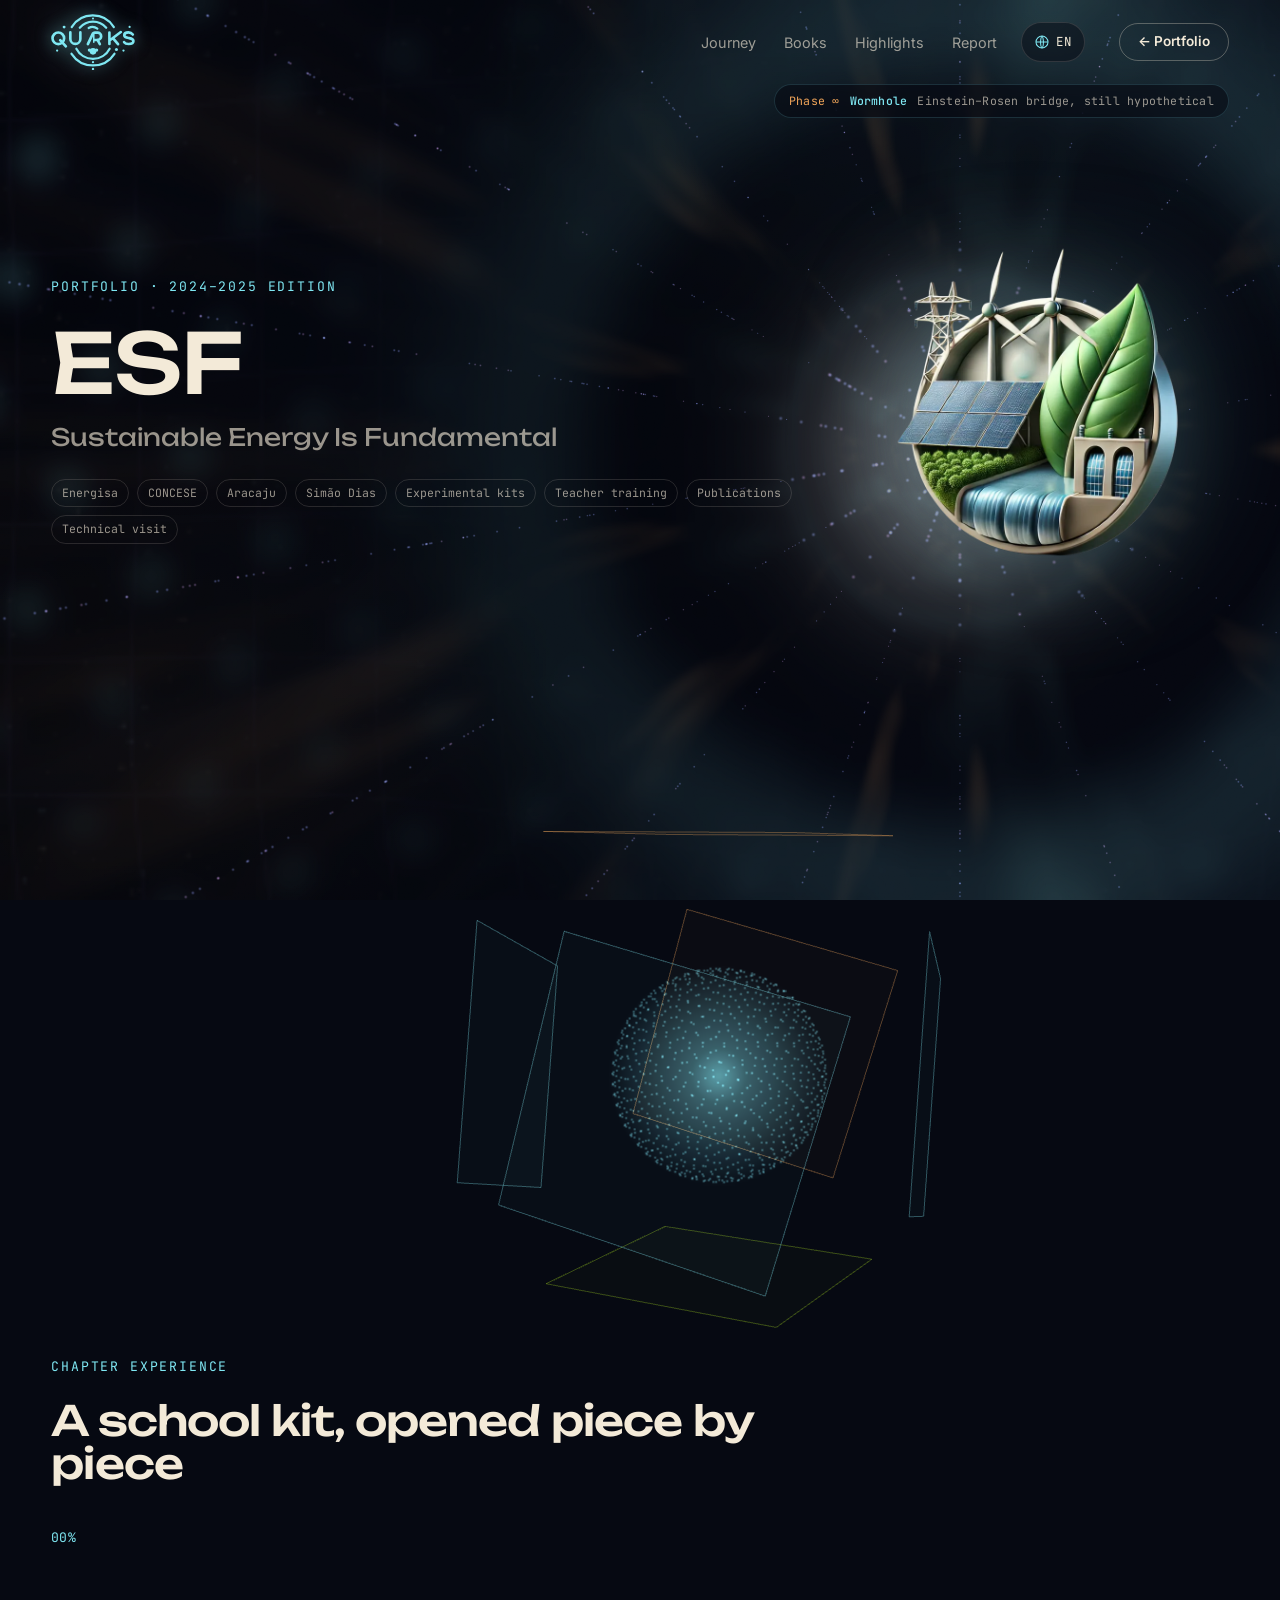
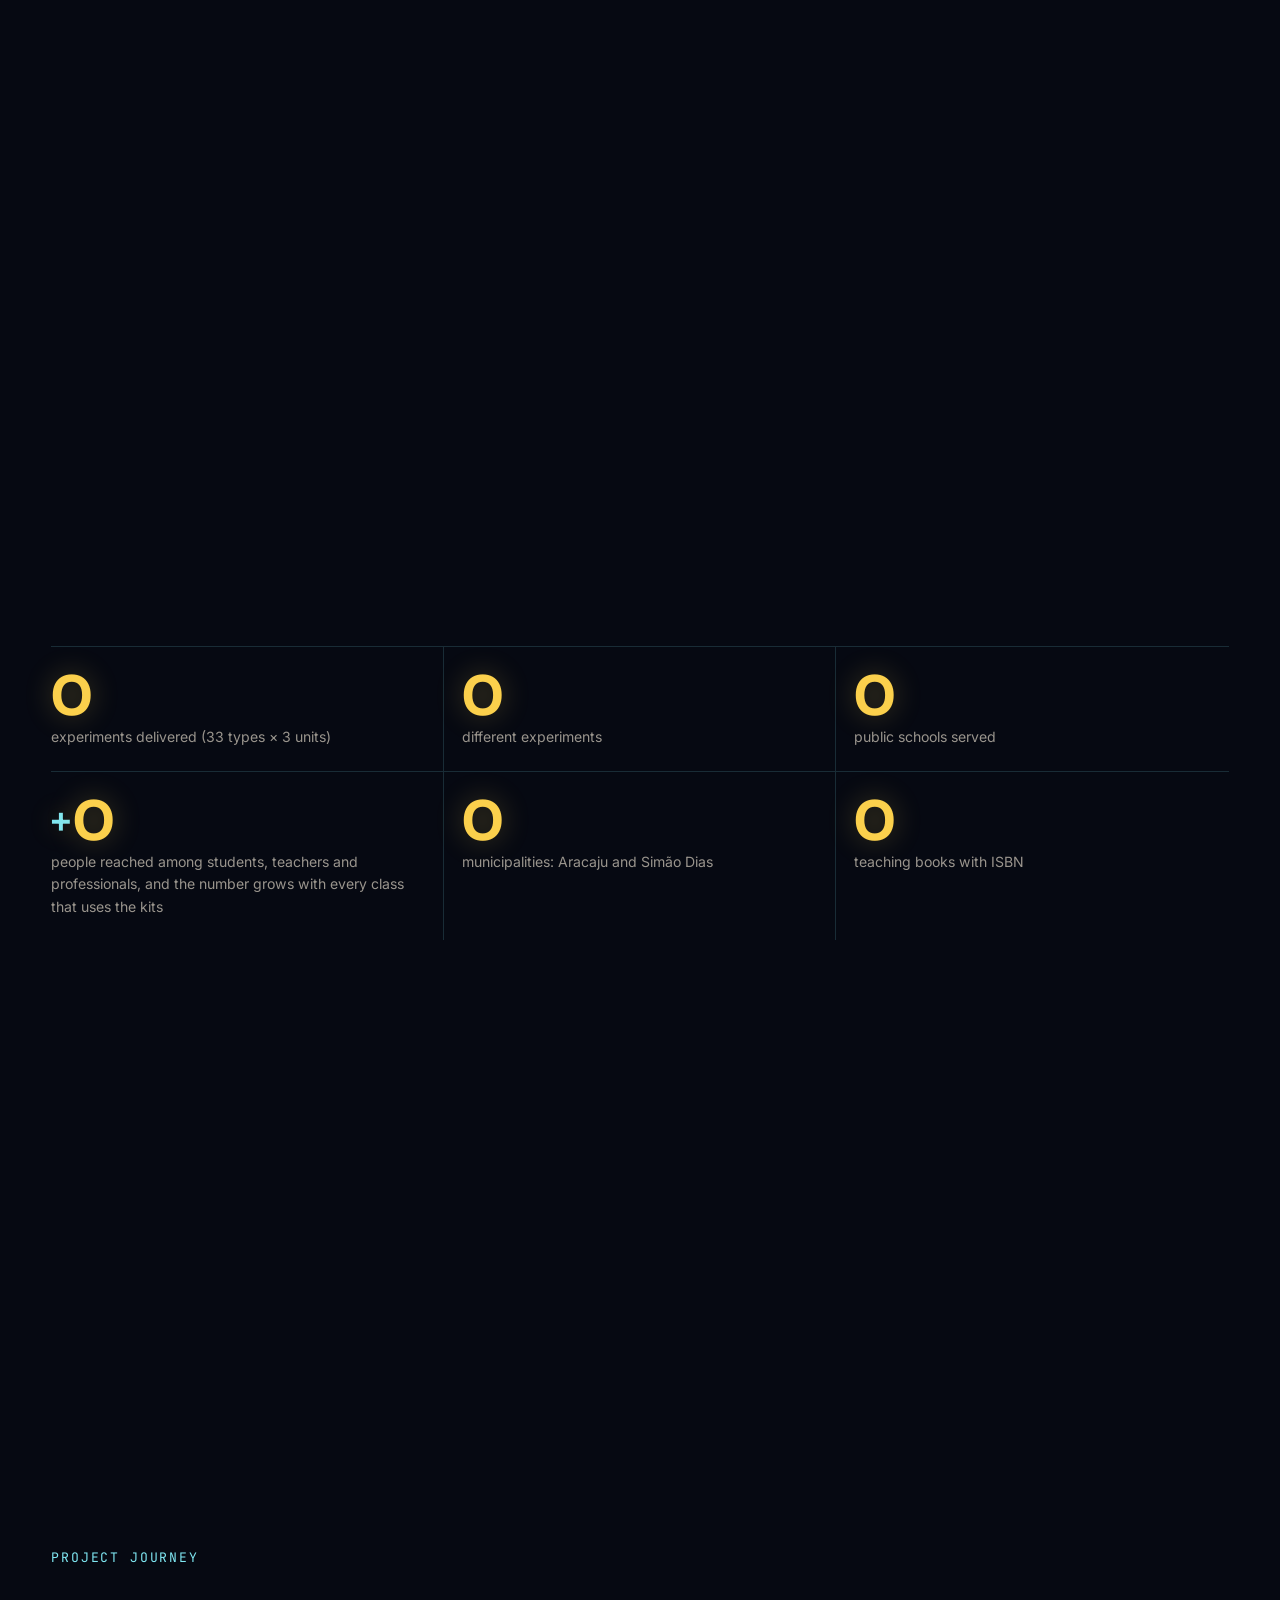
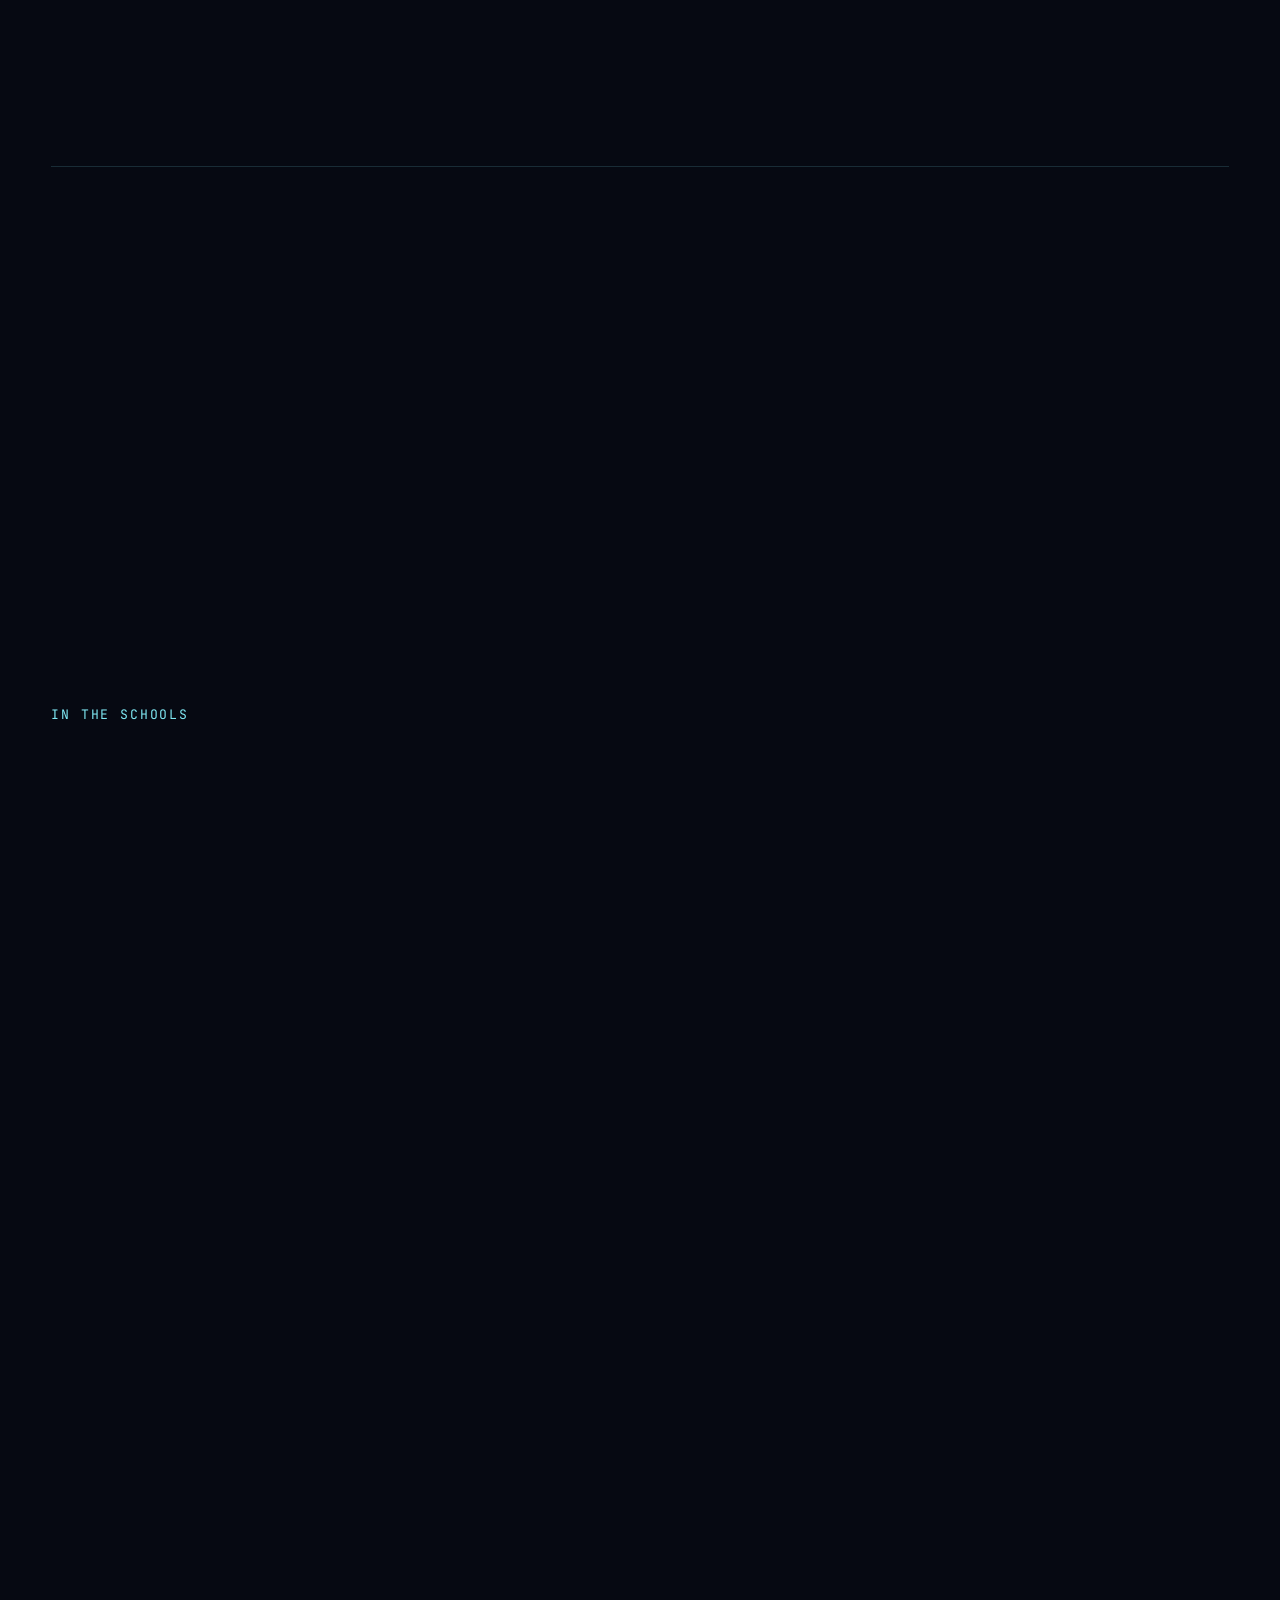
<file: projetos/energia-sustentavel/index.html>
<!doctype html>
<html lang="pt-BR">
<head>
  <meta charset="utf-8">
  <meta name="viewport" content="width=device-width, initial-scale=1">
  <title>ESF · Energia Sustentável É Fundamental · Quarks</title>
  <meta name="description" content="Projeto Energia Sustentável é Fundamental (2024–2025), do Clube de Ciências Quarks em parceria com o CONCESE: kits experimentais, formação docente, visita técnica e 12 obras didáticas.">
  <meta name="theme-color" content="#060912">
  <link rel="icon" href="../../assets/brand/quarks-mark.svg" type="image/svg+xml">
  <link rel="preconnect" href="https://fonts.googleapis.com">
  <link rel="preconnect" href="https://fonts.gstatic.com" crossorigin>
  <link href="https://fonts.googleapis.com/css2?family=Inter:wght@400;500;600&family=JetBrains+Mono:wght@400;500&family=Unbounded:wght@400;500;700&display=swap" rel="stylesheet">
  <link rel="stylesheet" href="../../css/main.css">
  <link rel="stylesheet" href="../../css/project.css">
  <script>
    document.documentElement.classList.add('js', 'intro-seen');
    try { if (sessionStorage.getItem('q-wormhole') && !matchMedia('(prefers-reduced-motion: reduce)').matches) document.documentElement.classList.add('from-wormhole'); } catch (e) {}
  </script>
  <script src="../../vendor/gsap.min.js" defer></script>
  <script src="../../vendor/ScrollTrigger.min.js" defer></script>
  <script src="../../vendor/lenis.min.js" defer></script>
  <script type="module" src="../../js/project.js"></script>
</head>
<!-- Template de capítulo: copie esta pasta, troque data-project pelo slug do
     data/projects.json e escreva a cena exclusiva em scene.js. -->
<body data-page="project" data-project="energia-sustentavel">

<a class="skip-link" href="#conteudo">Pular para o conteúdo</a>
<canvas class="field" id="field" aria-hidden="true"></canvas>
<div class="field-fallback" aria-hidden="true"></div>
<div class="grain" aria-hidden="true"></div>

<header class="nav" id="nav">
  <a class="nav__brand" href="../../" aria-label="Quarks, página inicial">
    <svg class="mark" viewBox="10 25 540 363" aria-hidden="true"><use href="#q-mark" x="10" y="25" width="540" height="363"/></svg>
  </a>
  <nav class="nav__links" aria-label="Capítulo">
    <a href="#jornada">Jornada</a>
    <a href="#obras">Obras</a>
    <a href="#registros">Registros</a>
    <a href="#relatorio">Relatório</a>
  </nav>
  <div class="lang notranslate" data-lang-switch>
    <button class="lang__btn" type="button" aria-haspopup="true" aria-expanded="false" aria-label="Idioma">
      <svg viewBox="0 0 24 24" aria-hidden="true"><circle cx="12" cy="12" r="9"/><path d="M3 12h18M12 3c3 3.2 3 14.8 0 18M12 3c-3 3.2-3 14.8 0 18"/></svg>
      <span data-lang-current>BR</span>
    </button>
    <div class="lang__menu" role="menu" aria-label="Idioma"></div>
  </div>
  <a class="btn btn--small btn--ghost nav__back" href="../../#portfolio">← Portfólio</a>
</header>

<main id="conteudo">
  <!-- HERO + PALCO DA CENA 3D (a cena recebe o progresso da rolagem) -->
  <section class="p-hero" data-phase="7">
    <div class="wrap p-hero__grid">
      <div>
        <p class="kicker mono" data-bind="edition">Portfólio</p>
        <h1 class="h1 display p-hero__title" data-bind="title" data-split>Carregando…</h1>
        <p class="p-hero__sub" data-bind="subtitle"></p>
        <div class="p-hero__tags" data-bind="tags"></div>
      </div>
      <figure class="p-hero__badge" data-reveal><img data-bind="cover" alt="" width="800" height="800"></figure>
    </div>
  </section>

  <section class="stage" id="stage" data-phase="8" aria-label="Experiência interativa do projeto">
    <div class="stage__pin">
      <div class="stage__canvas" id="sceneMount"></div>
      <div class="wrap stage__copy">
        <p class="kicker mono">Experiência do capítulo</p>
        <p class="stage__line display" data-stage-line>O projeto, desmontado peça por peça</p>
        <div class="stage__progress mono" aria-hidden="true"><span id="stageNum">00</span>%</div>
      </div>
    </div>
  </section>

  <section class="section" data-phase="8">
    <div class="wrap">
      <ul class="stats p-stats" data-bind="stats"></ul>
      <p class="p-summary" data-bind="summary" data-reveal></p>
    </div>
  </section>

  <section class="section" id="jornada" data-phase="8">
    <div class="wrap">
      <p class="kicker mono">Jornada do projeto</p>
      <h2 class="h2 display" data-split>Uma revolução na educação sergipana</h2>
      <ol class="journey" data-bind="journey"></ol>
    </div>
  </section>

  <section class="section" id="escola" data-phase="8">
    <div class="wrap">
      <div class="section-head section-head--row">
        <div>
          <p class="kicker mono">Nas escolas</p>
          <h2 class="h2 display" data-split>O projeto em sala de aula</h2>
        </div>
        <p class="muted" data-reveal>Formação de professores, experimentos com materiais simples e mostras científicas nas escolas participantes.</p>
      </div>
      <ul class="hive" data-bind="hive"></ul>
    </div>
  </section>

  <section class="section" id="obras" data-phase="8">
    <div class="wrap">
      <div class="section-head section-head--row">
        <div>
          <p class="kicker mono">Materiais didáticos personalizados</p>
          <h2 class="h2 display" data-split>Doze obras que ficam na escola</h2>
        </div>
        <p class="muted" data-reveal>Clique em uma capa para abrir o PDF.</p>
      </div>
      <ul class="shelf" data-bind="publications"></ul>
    </div>
  </section>

  <section class="section" id="registros" data-phase="8">
    <div class="wrap">
      <div class="section-head section-head--row">
        <div>
          <p class="kicker mono">Registros do projeto</p>
          <h2 class="h2 display" data-split>Em movimento</h2>
        </div>
        <p class="muted" data-reveal>Os vídeos carregam do YouTube e do Instagram só quando você clica.</p>
      </div>
      <div class="p-video" data-bind="video"></div>
      <ul class="reels" data-bind="reels"></ul>
    </div>
  </section>

  <section class="section" id="relatorio" data-phase="9">
    <div class="wrap grid-2 p-report">
      <a class="p-report__doc" data-bind="report" target="_blank" rel="noopener"><img alt="Capa do relatório final do projeto" width="480" height="621"></a>
      <div>
        <p class="kicker mono">Demonstrativos finais</p>
        <h2 class="h2 display" data-split>Relatório final do projeto</h2>
        <p class="lead" data-reveal>Toda a execução documentada: escolas atendidas, formações, visitas técnicas, mostras e publicações.</p>
        <div class="p-partner glass" data-bind="partner" data-reveal></div>
        <div class="hero__actions" data-reveal>
          <a class="btn" data-bind="reportBtn" target="_blank" rel="noopener">Abrir relatório (PDF)</a>
          <a class="btn btn--ghost" href="../../#portfolio">Voltar ao portfólio</a>
        </div>
      </div>
    </div>
  </section>
</main>

<footer class="footer footer--slim" data-phase="9">
  <div class="wrap footer__legal mono">
    <span>© 2026 Organização Social e Clube de Ciências Quarks</span>
    <span>CNPJ: 57.914.912/0001-96</span>
  </div>
</footer>

<svg width="0" height="0" style="position:absolute" aria-hidden="true">
  <symbol id="q-mark" viewBox="10 25 540 363">
    <g fill="none" stroke="currentColor" stroke-width="17" stroke-linecap="round" stroke-linejoin="round"><path d="M143 109A159.9 159.9 0 0 1 414 109" stroke-width="14.5"/><path d="M195 113A111.2 111.2 0 0 1 365 113" stroke-width="14.5"/><path d="M252 115Q280 98 308 119" stroke-width="14.5"/><path d="M173 248A120.2 120.2 0 0 0 387 248" stroke-width="14.5"/><path d="M142 281A165.1 165.1 0 0 0 418 281" stroke-width="14.5"/><path d="M57 144a37.3 37.3 0 1 1 0 74.6a37.3 37.3 0 1 1 0-74.6M69 193L105.5 233"/><path d="M134.3 143.5V185a32.2 32.2 0 0 0 64.4 0V143.5"/><path d="M247 219L279 151Q283 145 291 145H309A23.5 23.5 0 0 1 309 192H290M309 192L324 219"/><path d="M385.5 144V218M459 141L393 190.5M408 180L441 219"/><path d="M536 157C527 145 515 143.5 508 143.5C493 143.5 481 150 481 162C481 177 498 178 512 180C527 182 540 186 540 199C540 212 527 218 509 218C494 218 485 213 480 206"/><path d="M285 150V206" stroke-width="10"/></g><g fill="currentColor"><circle cx="280" cy="54.5" r="6.6"/><circle cx="94.3" cy="109.3" r="9.4"/><circle cx="515.3" cy="108.3" r="7.2"/><circle cx="49.3" cy="260" r="7.3"/><circle cx="430.7" cy="253.3" r="9.8"/><circle cx="476" cy="260" r="7.3"/><circle cx="280" cy="335" r="7.2"/><circle cx="280" cy="378.3" r="7.6"/><circle cx="280" cy="265" r="21.3"/><circle cx="256.7" cy="256.7" r="10.5"/><circle cx="303.3" cy="256.7" r="10.5"/></g>
  </symbol>
</svg>
</body>
</html>
</file>
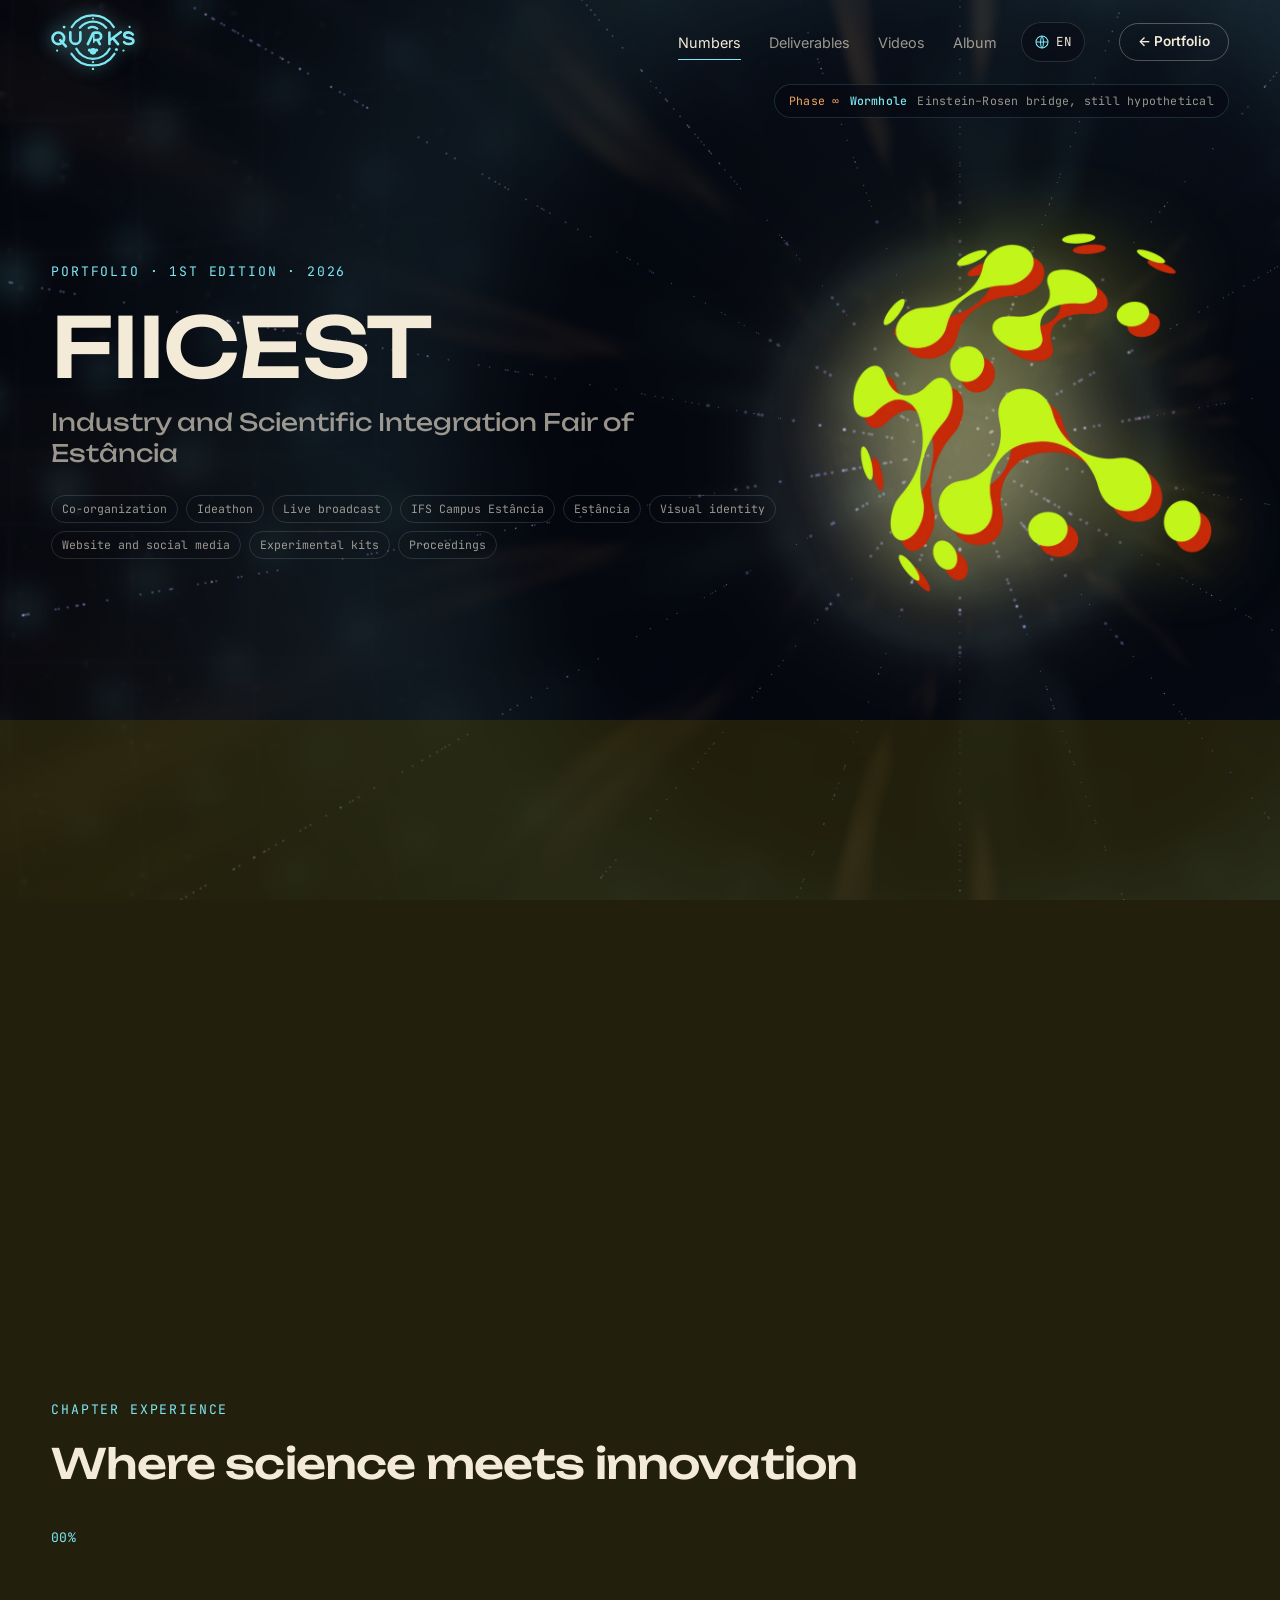
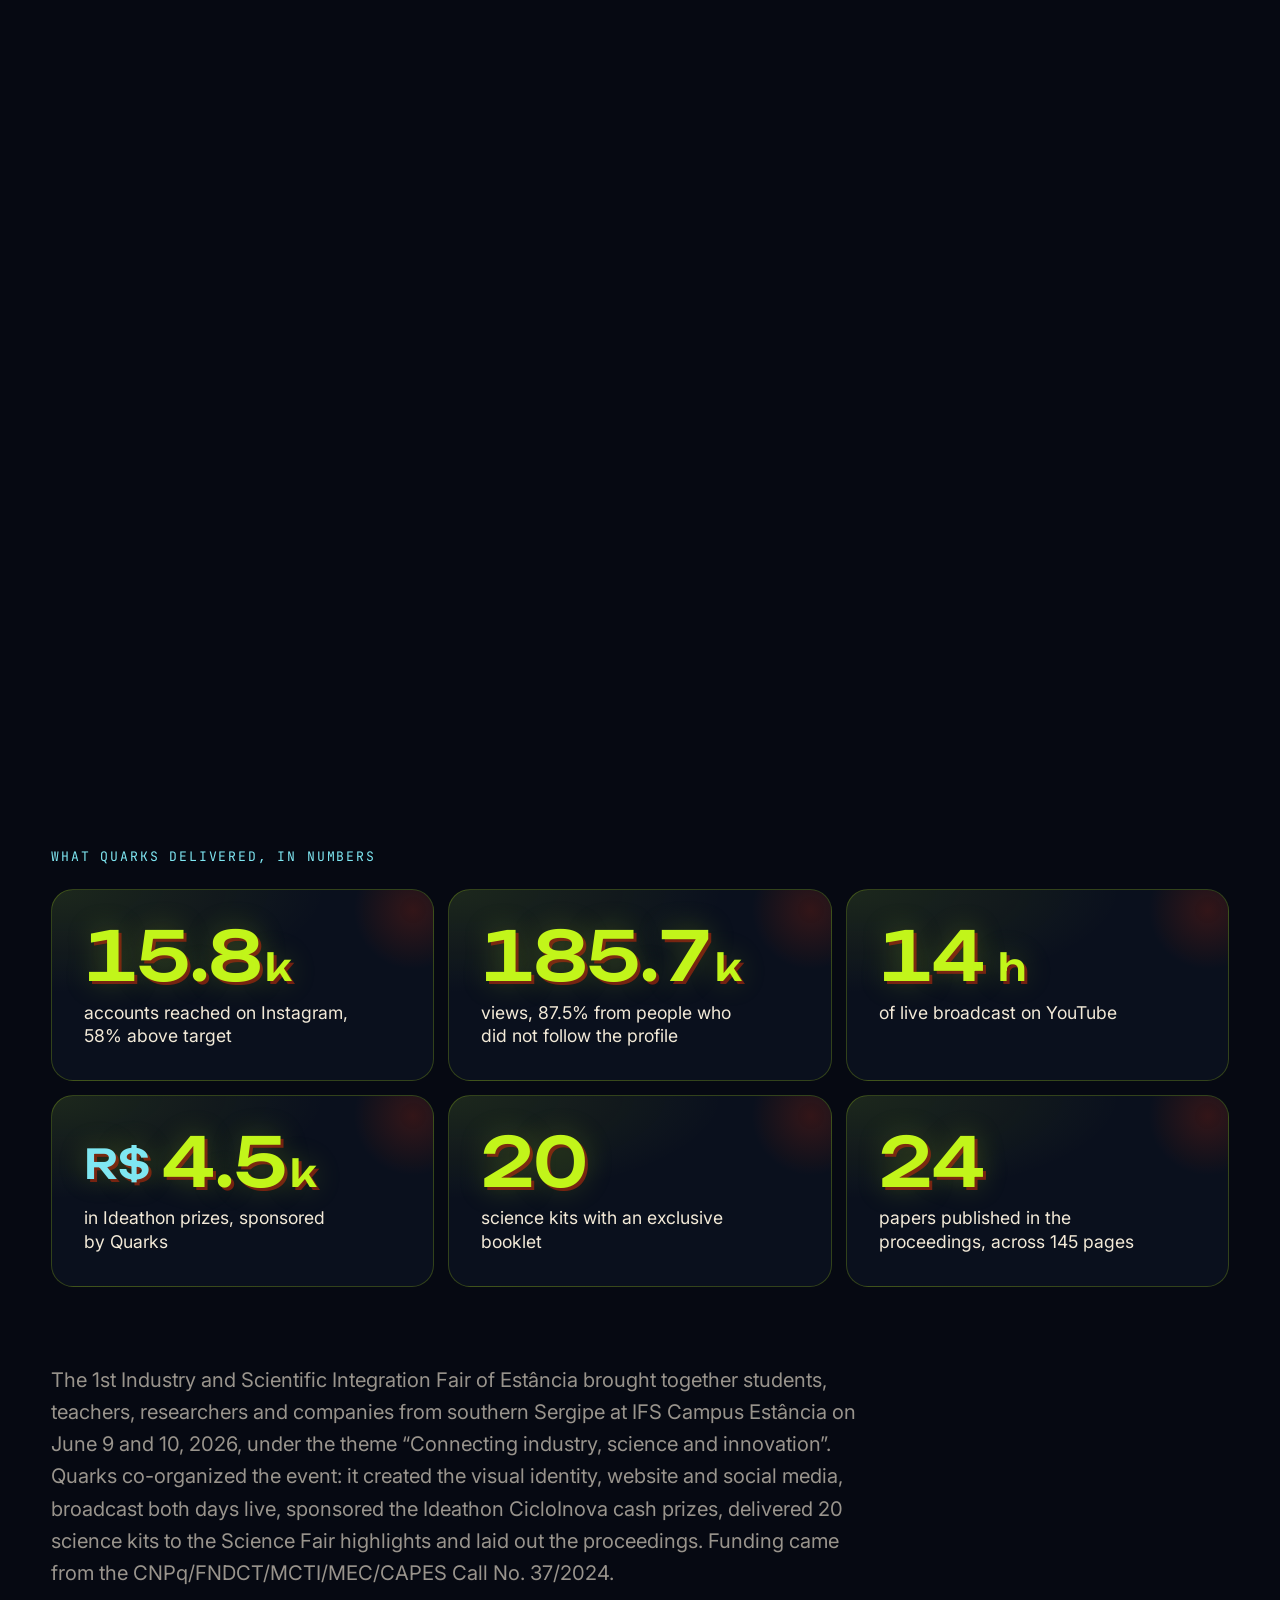
<file: projetos/fiicest/index.html>
<!doctype html>
<html lang="pt-BR">
<head>
  <meta charset="utf-8">
  <meta name="viewport" content="width=device-width, initial-scale=1">
  <title>FIICEST · Quarks</title>
  <meta name="description" content="FIICEST 2026, a I Feira da Indústria e Integração Científica de Estância: o Clube de Ciências Quarks foi correalizador, com identidade visual, site, redes sociais, transmissão ao vivo, premiação do Ideathon, kits científicos e anais.">
  <meta name="theme-color" content="#060912">
  <link rel="icon" href="../../assets/brand/quarks-mark.svg" type="image/svg+xml">
  <link rel="preconnect" href="https://fonts.googleapis.com">
  <link rel="preconnect" href="https://fonts.gstatic.com" crossorigin>
  <link href="https://fonts.googleapis.com/css2?family=Inter:wght@400;500;600&family=JetBrains+Mono:wght@400;500&family=Unbounded:wght@400;500;700&display=swap" rel="stylesheet">
  <link rel="stylesheet" href="../../css/main.css">
  <link rel="stylesheet" href="../../css/project.css">
  <script>
    document.documentElement.classList.add('js', 'intro-seen');
    try { if (sessionStorage.getItem('q-wormhole') && !matchMedia('(prefers-reduced-motion: reduce)').matches) document.documentElement.classList.add('from-wormhole'); } catch (e) {}
  </script>
  <script src="../../vendor/gsap.min.js" defer></script>
  <script src="../../vendor/ScrollTrigger.min.js" defer></script>
  <script src="../../vendor/lenis.min.js" defer></script>
  <script type="module" src="../../js/project.js"></script>
</head>
<!-- Template de capítulo: copie esta pasta, troque data-project pelo slug do
     data/projects.json e escreva a cena exclusiva em scene.js. -->
<body data-page="project" data-project="fiicest">

<a class="skip-link" href="#conteudo">Pular para o conteúdo</a>
<canvas class="field" id="field" aria-hidden="true"></canvas>
<div class="field-fallback" aria-hidden="true"></div>
<div class="grain" aria-hidden="true"></div>

<header class="nav" id="nav">
  <a class="nav__brand" href="../../" aria-label="Quarks, página inicial">
    <svg class="mark" viewBox="10 25 540 363" aria-hidden="true"><use href="#q-mark" x="10" y="25" width="540" height="363"/></svg>
  </a>
  <nav class="nav__links" aria-label="Capítulo">
    <a href="#numeros">Números</a>
    <a href="#entregas">Entregas</a>
    <a href="#videos">Vídeos</a>
    <a href="#registros">Álbum</a>
  </nav>
  <div class="lang notranslate" data-lang-switch>
    <button class="lang__btn" type="button" aria-haspopup="true" aria-expanded="false" aria-label="Idioma">
      <svg viewBox="0 0 24 24" aria-hidden="true"><circle cx="12" cy="12" r="9"/><path d="M3 12h18M12 3c3 3.2 3 14.8 0 18M12 3c-3 3.2-3 14.8 0 18"/></svg>
      <span data-lang-current>BR</span>
    </button>
    <div class="lang__menu" role="menu" aria-label="Idioma"></div>
  </div>
  <a class="btn btn--small btn--ghost nav__back" href="../../#portfolio">← Portfólio</a>
</header>

<main id="conteudo">
  <!-- HERO -->
  <section class="p-hero" data-phase="7">
    <div class="wrap p-hero__grid">
      <div>
        <p class="kicker mono" data-bind="edition">Portfólio</p>
        <h1 class="h1 display p-hero__title" data-bind="title" data-split>Carregando…</h1>
        <p class="p-hero__sub" data-bind="subtitle"></p>
        <div class="p-hero__tags" data-bind="tags"></div>
      </div>
      <figure class="p-hero__badge p-hero__badge--emblem p-hero__badge--fiicest" data-reveal><img data-bind="cover" alt="" width="800" height="800"></figure>
    </div>
  </section>

  <!-- PALCO DA CENA: bolhas da marca que viram cada entrega da Quarks (scene.js) -->
  <section class="stage" id="stage" data-phase="8" aria-label="Experiência interativa do projeto">
    <div class="stage__pin">
      <div class="stage__canvas" id="sceneMount"></div>
      <div class="wrap stage__copy">
        <p class="kicker mono">Experiência do capítulo</p>
        <p class="stage__line display" data-stage-line>Onde a ciência encontra a inovação</p>
        <div class="stage__progress mono" aria-hidden="true"><span id="stageNum">00</span>%</div>
      </div>
    </div>
  </section>

  <section class="section" id="numeros" data-phase="8">
    <div class="wrap">
      <p class="kicker mono">O que a Quarks entregou, em números</p>
      <ul class="stats p-stats p-stats--big" data-bind="stats"></ul>
      <p class="p-summary" data-bind="summary" data-reveal></p>
    </div>
  </section>

  <!-- A FEIRA: três eixos e o balanço oficial -->
  <section class="section" id="feira" data-phase="8">
    <div class="wrap">
      <p class="kicker mono">A feira</p>
      <h2 class="h2 display" data-split>Dois dias, três eixos</h2>
      <ul class="axes">
        <li class="axes__item glass" data-reveal><span class="axes__day mono">09/06 · Indústria &amp; Inovação</span><h3 class="h3">Ideathon CicloInova</h3><p>Equipes de três a quatro estudantes, com mentores, resolveram em um dia desafios reais de indústrias da região, com foco em economia circular.</p></li>
        <li class="axes__item glass" data-reveal><span class="axes__day mono">09 e 10/06 · Mercado</span><h3 class="h3">Balcão e Painel de Negócios</h3><p>Empresas apresentaram seus desafios e entrevistaram jovens talentos para estágio, contratação e parcerias.</p></li>
        <li class="axes__item glass" data-reveal><span class="axes__day mono">10/06 · Ciência &amp; Educação</span><h3 class="h3">Feira de Ciências</h3><p>Stands interativos de escolas e laboratórios do IFS, sessão de banners e apresentações orais no telão de LED.</p></li>
      </ul>
      <p class="kicker mono axes__kicker">Balanço oficial da 1ª edição</p>
      <ul class="stats p-stats p-stats--event" data-bind="eventStats"></ul>
    </div>
  </section>

  <!-- LINHA DO TEMPO DAS ENTREGAS -->
  <section class="section" id="entregas" data-phase="8">
    <div class="wrap">
      <p class="kicker mono">Linha do tempo</p>
      <h2 class="h2 display" data-split>Do primeiro traço da marca aos anais</h2>
      <ol class="journey" data-bind="journey"></ol>
    </div>
  </section>

  <!-- PEÇAS GRÁFICAS E CARTILHAS -->
  <section class="section" id="pecas" data-phase="8">
    <div class="wrap">
      <div class="section-head section-head--row">
        <div>
          <p class="kicker mono">Identidade aplicada</p>
          <h2 class="h2 display" data-split>Peças e cartilhas criadas pela Quarks</h2>
        </div>
        <p class="muted" data-reveal>Pôsteres e convites da campanha, e as cartilhas que acompanharam cada kit científico. Clique para ampliar.</p>
      </div>
      <ul class="gallery gallery--pieces" data-bind="pieces"></ul>
    </div>
  </section>

  <!-- VÍDEOS -->
  <section class="section" id="videos" data-phase="8">
    <div class="wrap">
      <div class="section-head section-head--row">
        <div>
          <p class="kicker mono">Acervo em vídeo</p>
          <h2 class="h2 display" data-split>Dois dias ao vivo, do palco ao YouTube</h2>
        </div>
        <p class="muted" data-reveal>A equipe da Quarks transmitiu e editou a feira inteira. Escolha um vídeo na lista para assistir aqui mesmo.</p>
      </div>
      <div class="vplayer" data-bind="player" data-reveal></div>
      <h3 class="h3 p-sub" data-reveal>Entrevistas gravadas na feira</h3>
      <ul class="shorts" data-bind="shorts" aria-label="Entrevistas em vídeo"></ul>
      <div class="p-links" data-bind="links" data-reveal></div>
    </div>
  </section>

  <!-- ÁLBUM -->
  <section class="section" id="registros" data-phase="8">
    <div class="wrap">
      <div class="section-head section-head--row">
        <div>
          <p class="kicker mono">Álbum da feira</p>
          <h2 class="h2 display" data-split>9 e 10 de junho, quadro a quadro</h2>
        </div>
        <p class="muted" data-reveal>Do Ideathon com a indústria à mostra científica das escolas. Filtre por dia e toque numa foto para ampliar.</p>
      </div>
      <div class="album" data-bind="album"></div>
    </div>
  </section>

  <!-- QUEM FEZ ACONTECER -->
  <section class="section" id="instituicoes" data-phase="8">
    <div class="wrap">
      <p class="kicker mono">Realização, fomento e parceria</p>
      <h2 class="h2 display" data-split>Uma feira construída em rede</h2>
      <ul class="credits" data-bind="credits"></ul>
      <div class="delivered glass" data-reveal>
        <p class="kicker mono">O que a Quarks entregou</p>
        <ul data-bind="delivered"></ul>
      </div>
    </div>
  </section>

  <!-- LEGADO -->
  <section class="section" id="legado" data-phase="9">
    <div class="wrap grid-2 p-legacy">
      <img class="p-legacy__mark" src="../../assets/img/projetos/fiicest/marca-branca.webp" alt="Marca FIICEST" width="900" height="356" loading="lazy" data-reveal>
      <div>
        <p class="kicker mono">Legado</p>
        <h2 class="h2 display" data-split>Um site no ar, um acervo ao vivo e uma publicação</h2>
        <p class="lead" data-reveal>O site segue ativo até 2029 como registro histórico, as transmissões e os vídeos ficam disponíveis no YouTube, e os anais reúnem a produção científica da feira. Os kits continuam nas escolas e nos grupos premiados.</p>
        <div class="hero__actions" data-reveal>
          <a class="btn" href="https://fiicest.com.br/" target="_blank" rel="noopener">Visitar fiicest.com.br ↗</a>
          <a class="btn btn--ghost" href="../../#portfolio">Voltar ao portfólio</a>
        </div>
      </div>
    </div>
  </section>
</main>

<footer class="footer footer--slim" data-phase="9">
  <div class="wrap footer__legal mono">
    <span>© 2026 Organização Social e Clube de Ciências Quarks</span>
    <span>CNPJ: 57.914.912/0001-96</span>
  </div>
</footer>

<svg width="0" height="0" style="position:absolute" aria-hidden="true">
  <symbol id="q-mark" viewBox="10 25 540 363">
    <g fill="none" stroke="currentColor" stroke-width="17" stroke-linecap="round" stroke-linejoin="round"><path d="M143 109A159.9 159.9 0 0 1 414 109" stroke-width="14.5"/><path d="M195 113A111.2 111.2 0 0 1 365 113" stroke-width="14.5"/><path d="M252 115Q280 98 308 119" stroke-width="14.5"/><path d="M173 248A120.2 120.2 0 0 0 387 248" stroke-width="14.5"/><path d="M142 281A165.1 165.1 0 0 0 418 281" stroke-width="14.5"/><path d="M57 144a37.3 37.3 0 1 1 0 74.6a37.3 37.3 0 1 1 0-74.6M69 193L105.5 233"/><path d="M134.3 143.5V185a32.2 32.2 0 0 0 64.4 0V143.5"/><path d="M247 219L279 151Q283 145 291 145H309A23.5 23.5 0 0 1 309 192H290M309 192L324 219"/><path d="M385.5 144V218M459 141L393 190.5M408 180L441 219"/><path d="M536 157C527 145 515 143.5 508 143.5C493 143.5 481 150 481 162C481 177 498 178 512 180C527 182 540 186 540 199C540 212 527 218 509 218C494 218 485 213 480 206"/><path d="M285 150V206" stroke-width="10"/></g><g fill="currentColor"><circle cx="280" cy="54.5" r="6.6"/><circle cx="94.3" cy="109.3" r="9.4"/><circle cx="515.3" cy="108.3" r="7.2"/><circle cx="49.3" cy="260" r="7.3"/><circle cx="430.7" cy="253.3" r="9.8"/><circle cx="476" cy="260" r="7.3"/><circle cx="280" cy="335" r="7.2"/><circle cx="280" cy="378.3" r="7.6"/><circle cx="280" cy="265" r="21.3"/><circle cx="256.7" cy="256.7" r="10.5"/><circle cx="303.3" cy="256.7" r="10.5"/></g>
  </symbol>
</svg>
</body>
</html>
</file>
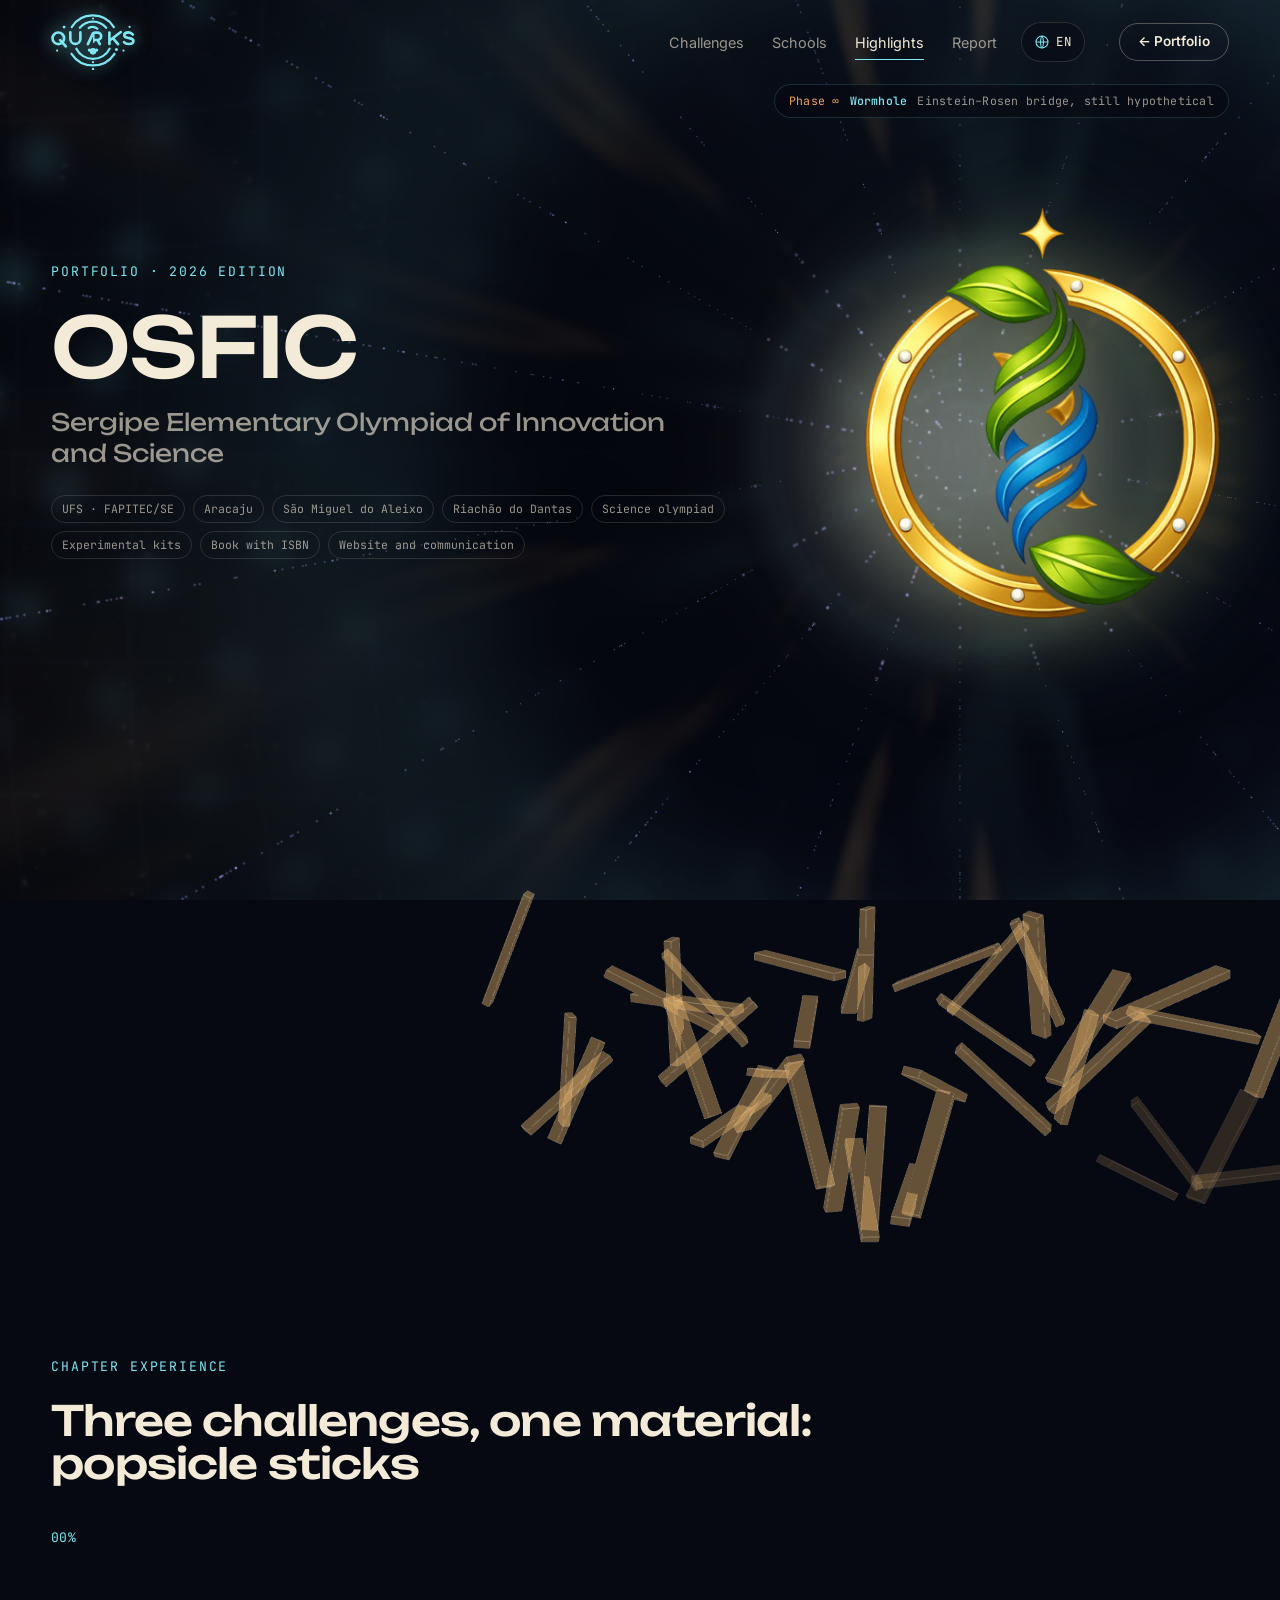
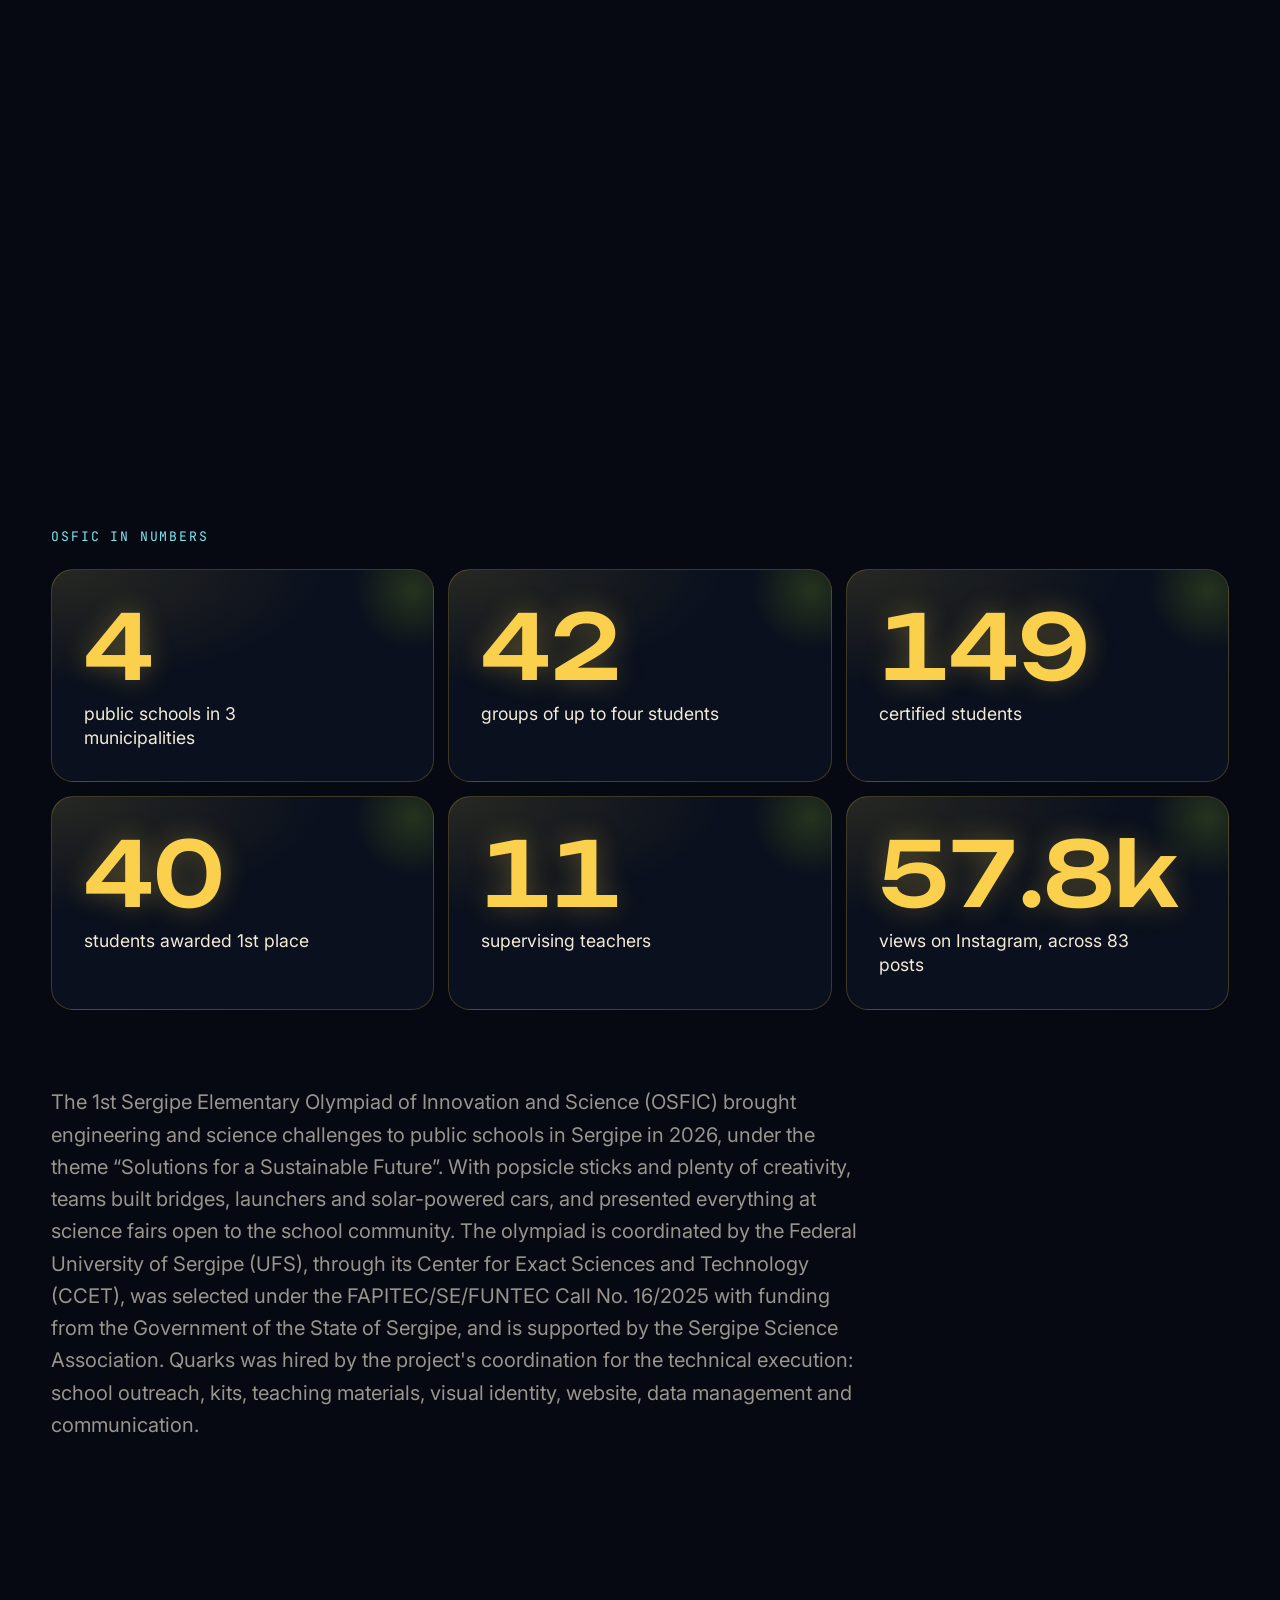
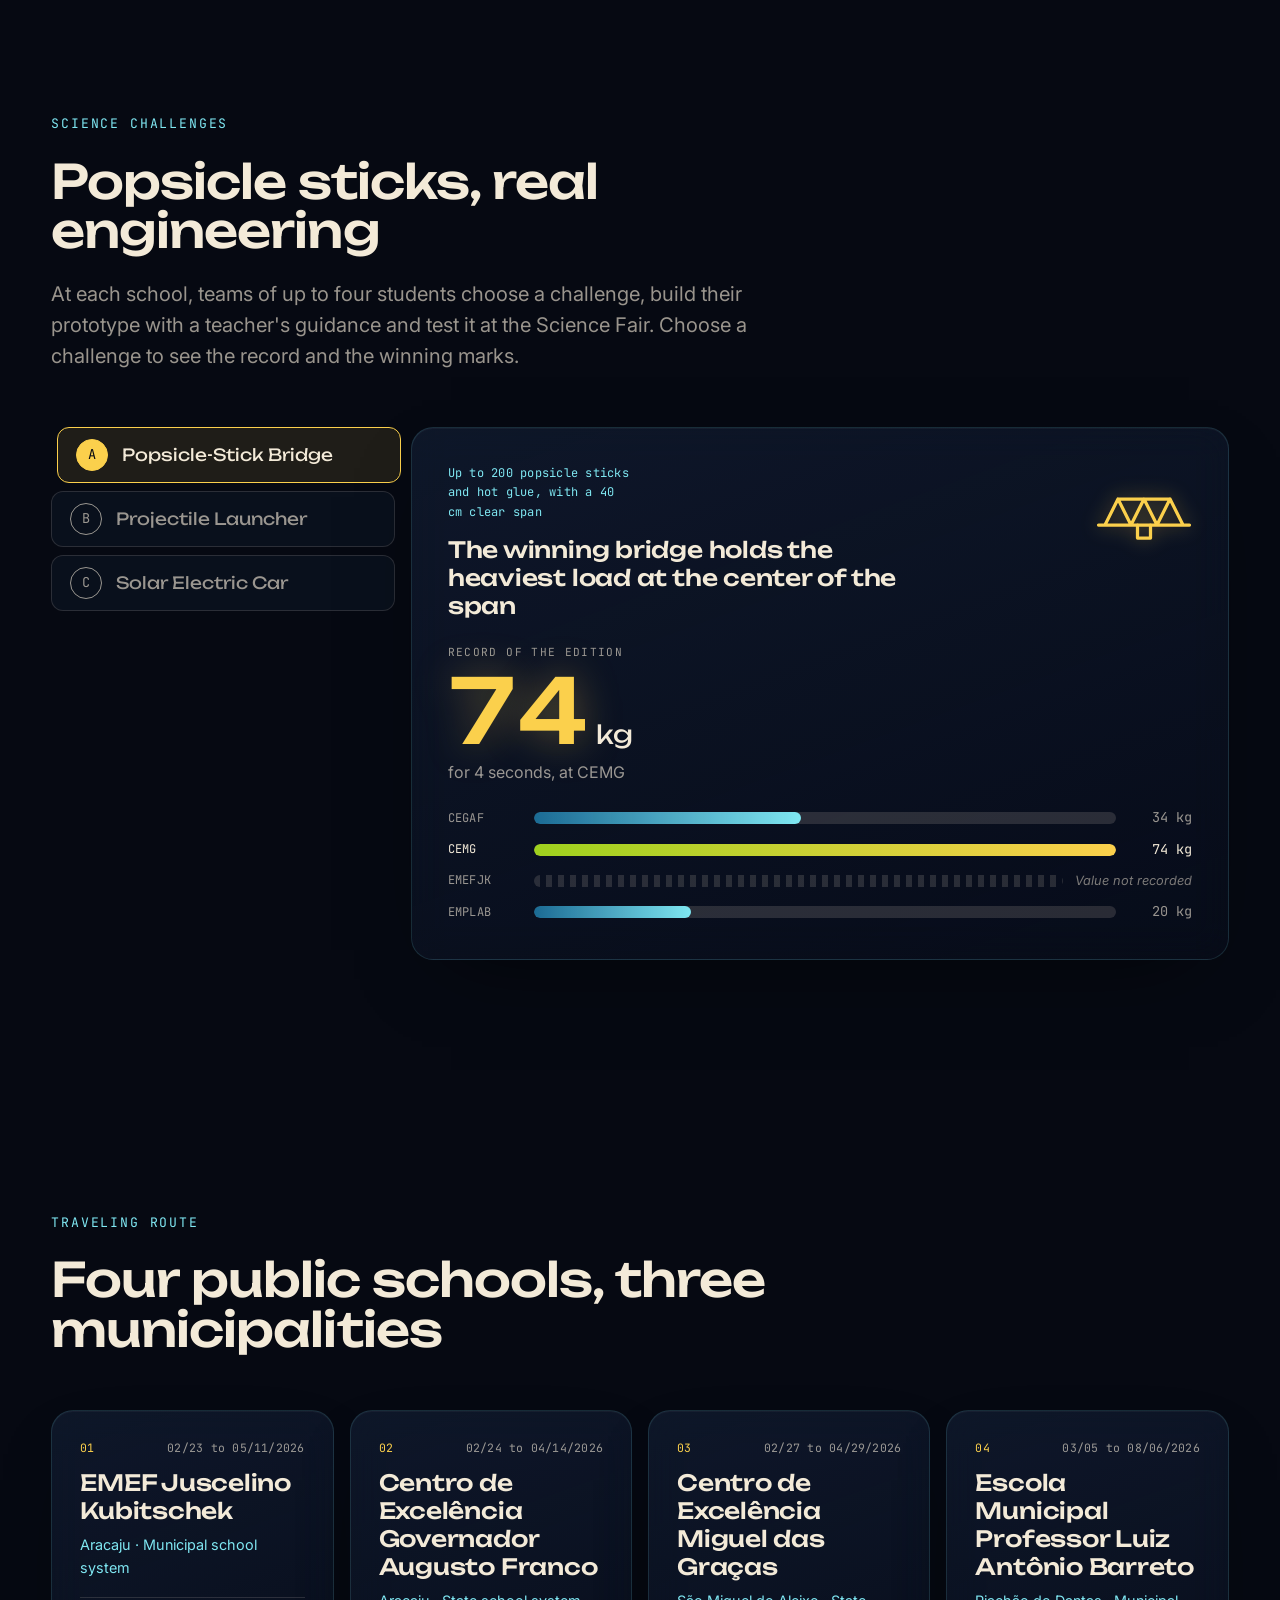
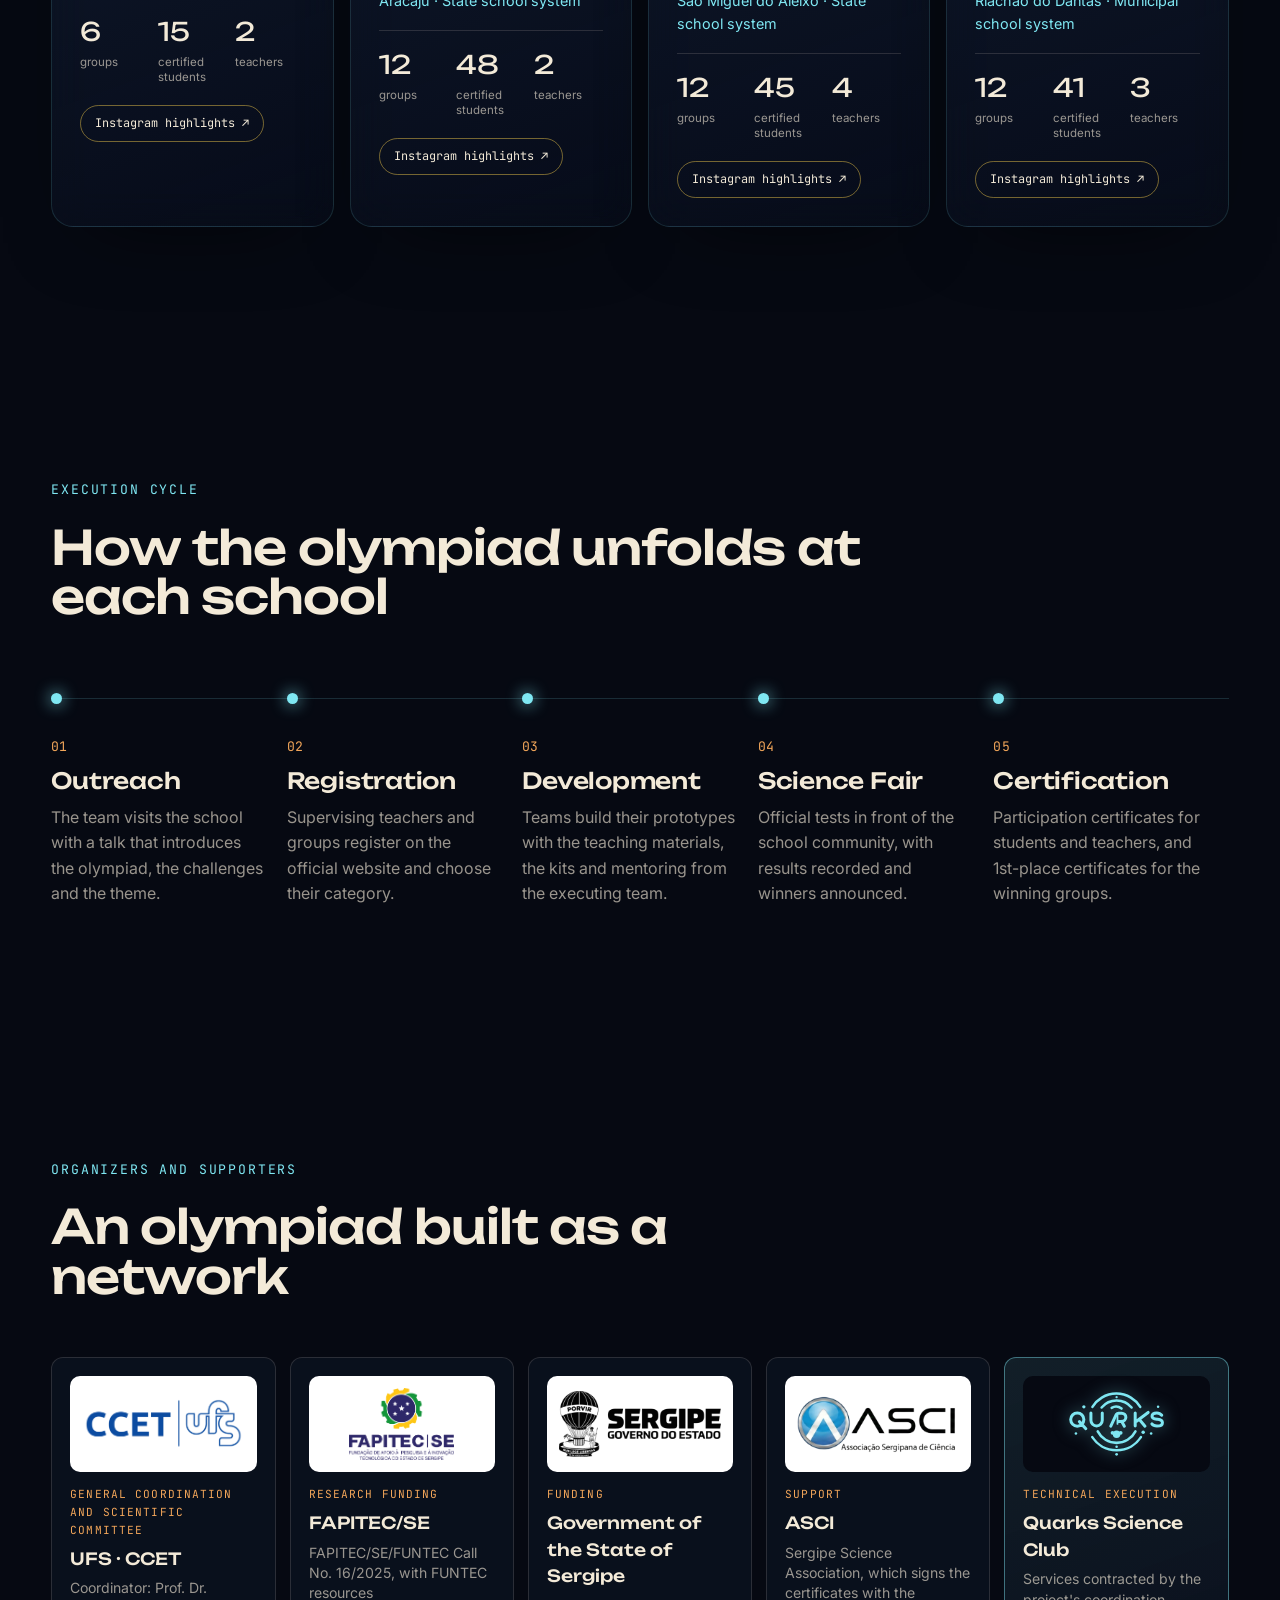
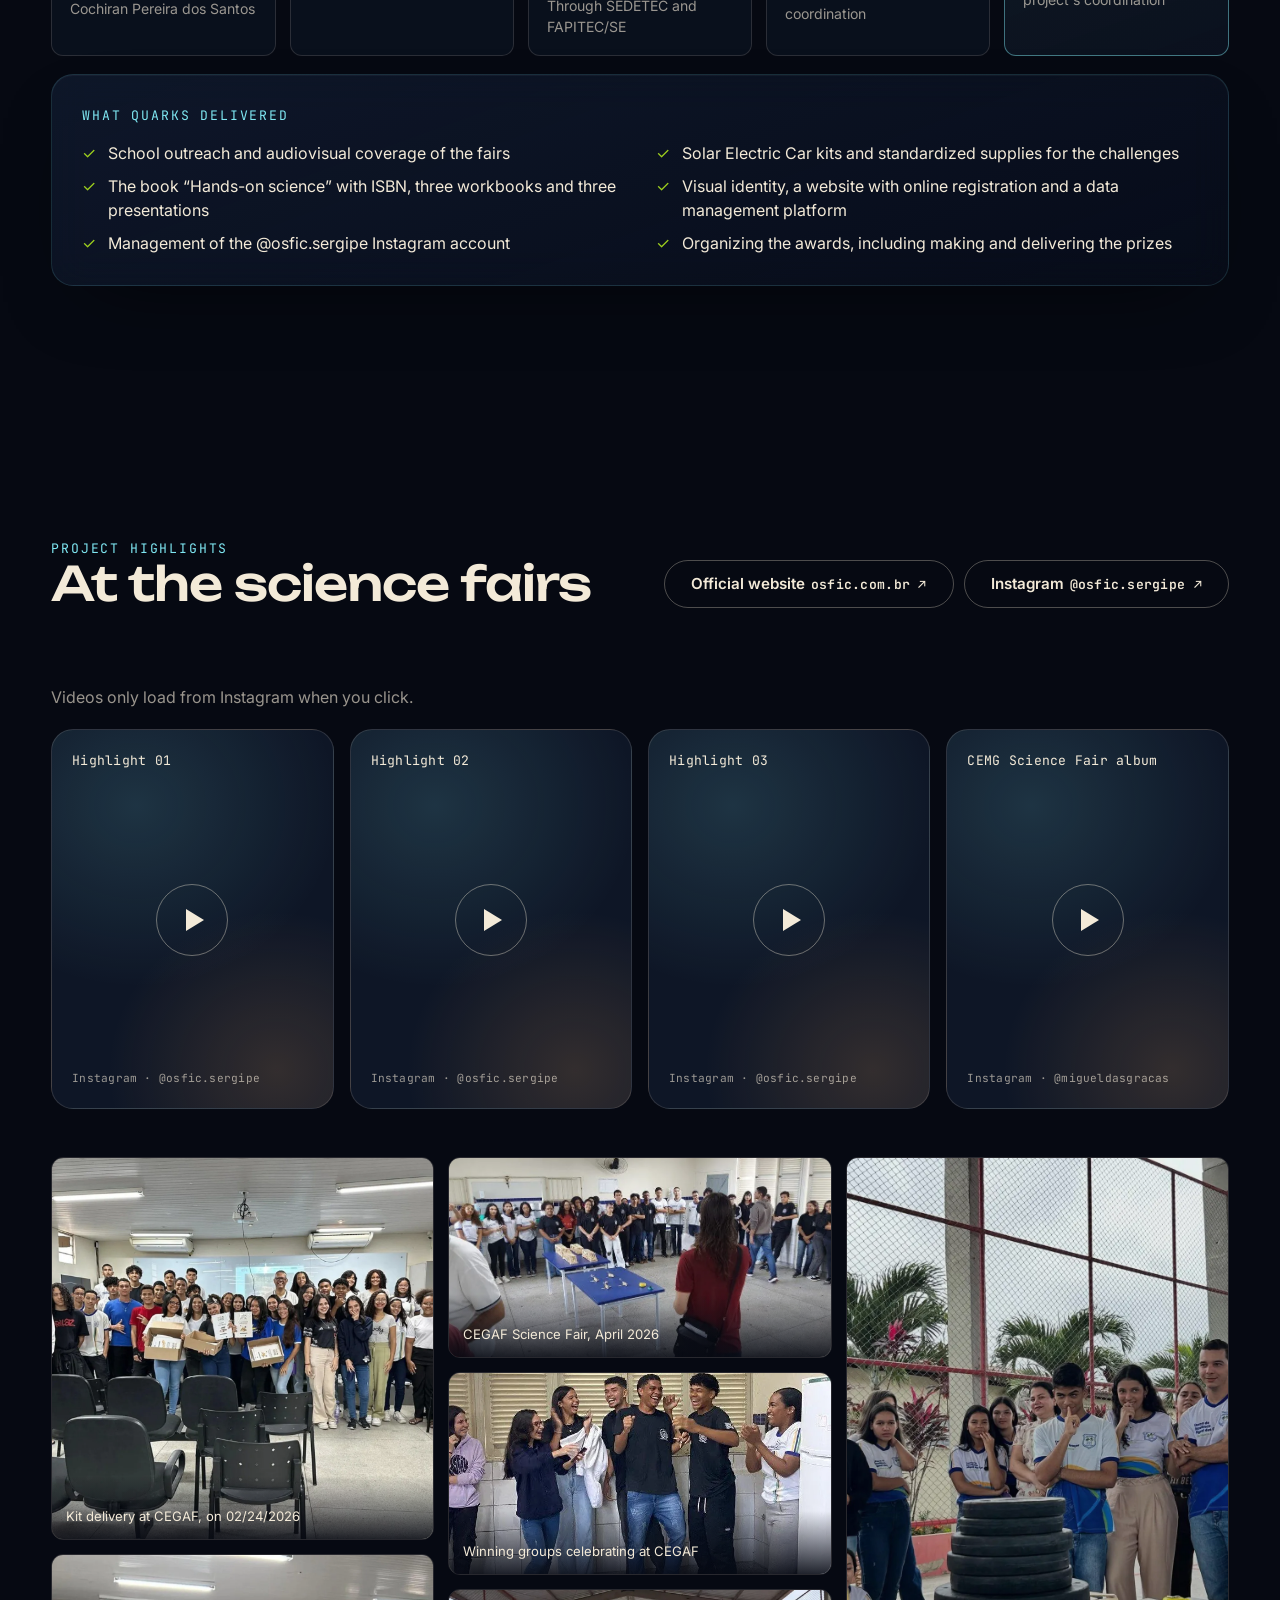
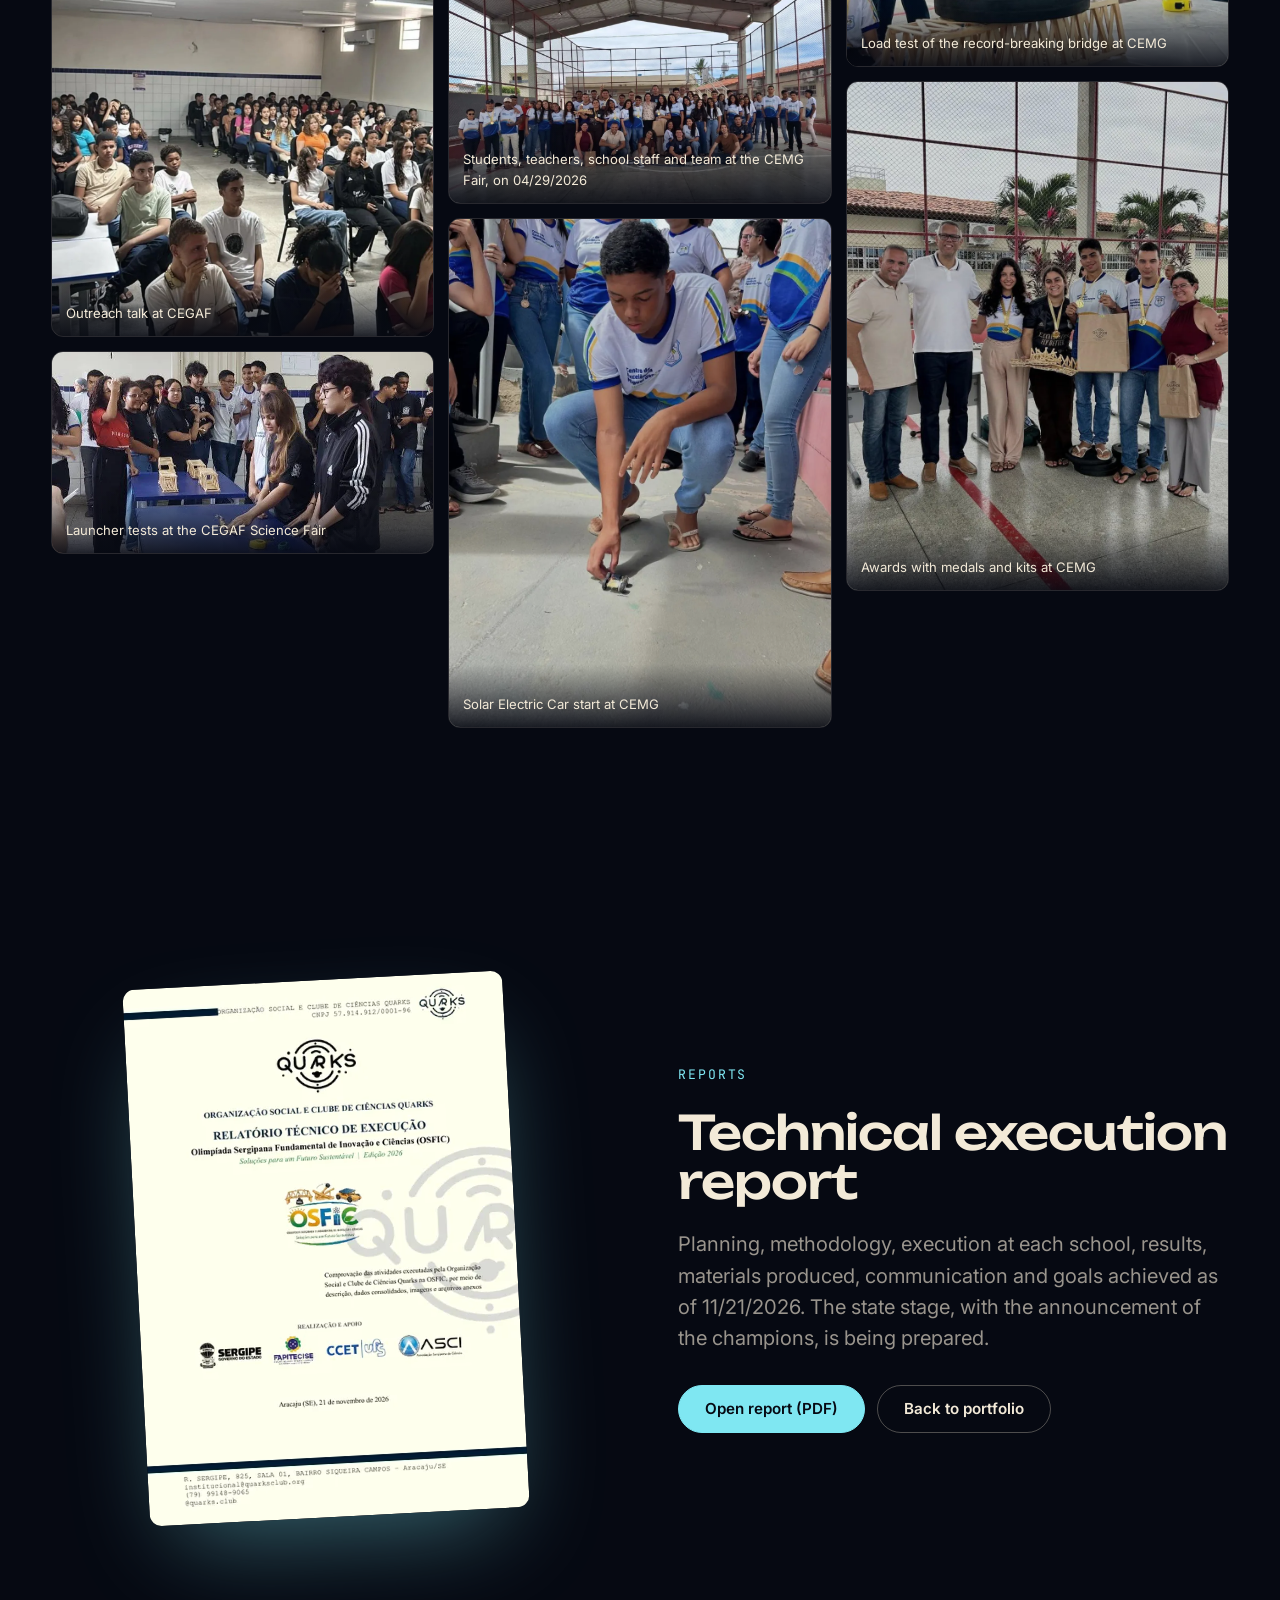
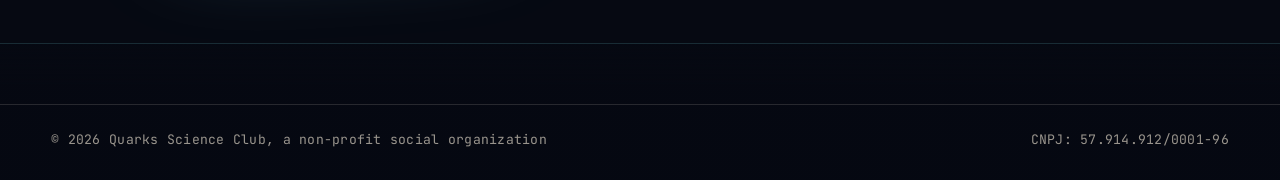
<file: projetos/osfic/index.html>
<!doctype html>
<html lang="pt-BR">
<head>
  <meta charset="utf-8">
  <meta name="viewport" content="width=device-width, initial-scale=1">
  <title>OSFIC · Quarks</title>
  <meta name="description" content="OSFIC 2026, a Olimpíada Sergipana Fundamental de Inovação e Ciências: desafios de engenharia com palitos de picolé em escolas públicas de Sergipe. Coordenação da UFS, fomento da FAPITEC/SE e execução técnica do Clube de Ciências Quarks.">
  <meta name="theme-color" content="#060912">
  <link rel="icon" href="../../assets/brand/quarks-mark.svg" type="image/svg+xml">
  <link rel="preconnect" href="https://fonts.googleapis.com">
  <link rel="preconnect" href="https://fonts.gstatic.com" crossorigin>
  <link href="https://fonts.googleapis.com/css2?family=Inter:wght@400;500;600&family=JetBrains+Mono:wght@400;500&family=Unbounded:wght@400;500;700&display=swap" rel="stylesheet">
  <link rel="stylesheet" href="../../css/main.css">
  <link rel="stylesheet" href="../../css/project.css">
  <script>
    document.documentElement.classList.add('js', 'intro-seen');
    try { if (sessionStorage.getItem('q-wormhole') && !matchMedia('(prefers-reduced-motion: reduce)').matches) document.documentElement.classList.add('from-wormhole'); } catch (e) {}
  </script>
  <script src="../../vendor/gsap.min.js" defer></script>
  <script src="../../vendor/ScrollTrigger.min.js" defer></script>
  <script src="../../vendor/lenis.min.js" defer></script>
  <script type="module" src="../../js/project.js"></script>
</head>
<!-- Template de capítulo: copie esta pasta, troque data-project pelo slug do
     data/projects.json e escreva a cena exclusiva em scene.js. -->
<body data-page="project" data-project="osfic">

<a class="skip-link" href="#conteudo">Pular para o conteúdo</a>
<canvas class="field" id="field" aria-hidden="true"></canvas>
<div class="field-fallback" aria-hidden="true"></div>
<div class="grain" aria-hidden="true"></div>

<header class="nav" id="nav">
  <a class="nav__brand" href="../../" aria-label="Quarks, página inicial">
    <svg class="mark" viewBox="10 25 540 363" aria-hidden="true"><use href="#q-mark" x="10" y="25" width="540" height="363"/></svg>
  </a>
  <nav class="nav__links" aria-label="Capítulo">
    <a href="#desafios">Desafios</a>
    <a href="#escolas">Escolas</a>
    <a href="#registros">Registros</a>
    <a href="#relatorio">Relatório</a>
  </nav>
  <div class="lang notranslate" data-lang-switch>
    <button class="lang__btn" type="button" aria-haspopup="true" aria-expanded="false" aria-label="Idioma">
      <svg viewBox="0 0 24 24" aria-hidden="true"><circle cx="12" cy="12" r="9"/><path d="M3 12h18M12 3c3 3.2 3 14.8 0 18M12 3c-3 3.2-3 14.8 0 18"/></svg>
      <span data-lang-current>BR</span>
    </button>
    <div class="lang__menu" role="menu" aria-label="Idioma"></div>
  </div>
  <a class="btn btn--small btn--ghost nav__back" href="../../#portfolio">← Portfólio</a>
</header>

<main id="conteudo">
  <!-- HERO -->
  <section class="p-hero" data-phase="7">
    <div class="wrap p-hero__grid">
      <div>
        <p class="kicker mono" data-bind="edition">Portfólio</p>
        <h1 class="h1 display p-hero__title" data-bind="title" data-split>Carregando…</h1>
        <p class="p-hero__sub" data-bind="subtitle"></p>
        <div class="p-hero__tags" data-bind="tags"></div>
      </div>
      <figure class="p-hero__badge p-hero__badge--emblem" data-reveal><img data-bind="cover" alt="" width="800" height="887"></figure>
    </div>
  </section>

  <!-- PALCO DA CENA 3D: os três desafios montados com a rolagem (scene.js) -->
  <section class="stage" id="stage" data-phase="8" aria-label="Experiência interativa do projeto">
    <div class="stage__pin">
      <div class="stage__canvas" id="sceneMount"></div>
      <div class="wrap stage__copy">
        <p class="kicker mono">Experiência do capítulo</p>
        <p class="stage__line display" data-stage-line>Três desafios, um só material: palitos de picolé</p>
        <div class="stage__progress mono" aria-hidden="true"><span id="stageNum">00</span>%</div>
      </div>
    </div>
  </section>

  <section class="section" data-phase="8">
    <div class="wrap">
      <p class="kicker mono">A OSFIC em números</p>
      <ul class="stats p-stats p-stats--big" data-bind="stats"></ul>
      <p class="p-summary" data-bind="summary" data-reveal></p>
    </div>
  </section>

  <!-- OS TRÊS DESAFIOS (abas interativas) -->
  <section class="section" id="desafios" data-phase="8">
    <div class="wrap">
      <p class="kicker mono">Desafios científicos</p>
      <h2 class="h2 display" data-split>Palitos de picolé, engenharia de verdade</h2>
      <p class="lead" data-reveal>Em cada escola, equipes de até quatro estudantes escolhem um desafio, constroem o protótipo com orientação de um professor e o testam na Mostra Científica. Escolha um desafio para ver o recorde e as marcas vencedoras.</p>
      <div class="chal" data-bind="challenges"></div>
    </div>
  </section>

  <!-- ROTA ITINERANTE -->
  <section class="section" id="escolas" data-phase="8">
    <div class="wrap">
      <p class="kicker mono">Rota itinerante</p>
      <h2 class="h2 display" data-split>Quatro escolas públicas, três municípios</h2>
      <ol class="route" data-bind="schools"></ol>
    </div>
  </section>

  <!-- CICLO EM CADA ESCOLA -->
  <section class="section" id="ciclo" data-phase="8">
    <div class="wrap">
      <p class="kicker mono">Ciclo de execução</p>
      <h2 class="h2 display" data-split>Como a olimpíada acontece em cada escola</h2>
      <ol class="journey" data-bind="journey"></ol>
    </div>
  </section>

  <!-- QUEM FEZ ACONTECER -->
  <section class="section" id="instituicoes" data-phase="8">
    <div class="wrap">
      <p class="kicker mono">Realização e apoio</p>
      <h2 class="h2 display" data-split>Uma olimpíada construída em rede</h2>
      <ul class="credits" data-bind="credits"></ul>
      <div class="delivered glass" data-reveal>
        <p class="kicker mono">O que o Quarks entregou</p>
        <ul data-bind="delivered"></ul>
      </div>
    </div>
  </section>

  <!-- REGISTROS -->
  <section class="section" id="registros" data-phase="8">
    <div class="wrap">
      <div class="section-head section-head--row">
        <div>
          <p class="kicker mono">Registros do projeto</p>
          <h2 class="h2 display" data-split>Nas mostras científicas</h2>
        </div>
        <div class="p-links" data-bind="links" data-reveal></div>
      </div>
      <p class="muted p-reels-note" data-reveal>Os vídeos carregam do Instagram só quando você clica.</p>
      <ul class="reels" data-bind="reels"></ul>
      <ul class="gallery" data-bind="photos"></ul>
    </div>
  </section>

  <section class="section" id="relatorio" data-phase="9">
    <div class="wrap grid-2 p-report">
      <a class="p-report__doc" data-bind="report" target="_blank" rel="noopener"><img alt="Capa do relatório técnico de execução da OSFIC" width="480" height="679"></a>
      <div>
        <p class="kicker mono">Demonstrativos</p>
        <h2 class="h2 display" data-split>Relatório técnico de execução</h2>
        <p class="lead" data-reveal>Planejamento, metodologia, execução em cada escola, resultados, material produzido, comunicação e metas alcançadas até 21/11/2026. A etapa estadual, com o anúncio dos campeões, está em preparação.</p>
        <div class="hero__actions" data-reveal>
          <a class="btn" data-bind="reportBtn" target="_blank" rel="noopener">Abrir relatório (PDF)</a>
          <a class="btn btn--ghost" href="../../#portfolio">Voltar ao portfólio</a>
        </div>
      </div>
    </div>
  </section>
</main>

<footer class="footer footer--slim" data-phase="9">
  <div class="wrap footer__legal mono">
    <span>© 2026 Organização Social e Clube de Ciências Quarks</span>
    <span>CNPJ: 57.914.912/0001-96</span>
  </div>
</footer>

<svg width="0" height="0" style="position:absolute" aria-hidden="true">
  <symbol id="q-mark" viewBox="10 25 540 363">
    <g fill="none" stroke="currentColor" stroke-width="17" stroke-linecap="round" stroke-linejoin="round"><path d="M143 109A159.9 159.9 0 0 1 414 109" stroke-width="14.5"/><path d="M195 113A111.2 111.2 0 0 1 365 113" stroke-width="14.5"/><path d="M252 115Q280 98 308 119" stroke-width="14.5"/><path d="M173 248A120.2 120.2 0 0 0 387 248" stroke-width="14.5"/><path d="M142 281A165.1 165.1 0 0 0 418 281" stroke-width="14.5"/><path d="M57 144a37.3 37.3 0 1 1 0 74.6a37.3 37.3 0 1 1 0-74.6M69 193L105.5 233"/><path d="M134.3 143.5V185a32.2 32.2 0 0 0 64.4 0V143.5"/><path d="M247 219L279 151Q283 145 291 145H309A23.5 23.5 0 0 1 309 192H290M309 192L324 219"/><path d="M385.5 144V218M459 141L393 190.5M408 180L441 219"/><path d="M536 157C527 145 515 143.5 508 143.5C493 143.5 481 150 481 162C481 177 498 178 512 180C527 182 540 186 540 199C540 212 527 218 509 218C494 218 485 213 480 206"/><path d="M285 150V206" stroke-width="10"/></g><g fill="currentColor"><circle cx="280" cy="54.5" r="6.6"/><circle cx="94.3" cy="109.3" r="9.4"/><circle cx="515.3" cy="108.3" r="7.2"/><circle cx="49.3" cy="260" r="7.3"/><circle cx="430.7" cy="253.3" r="9.8"/><circle cx="476" cy="260" r="7.3"/><circle cx="280" cy="335" r="7.2"/><circle cx="280" cy="378.3" r="7.6"/><circle cx="280" cy="265" r="21.3"/><circle cx="256.7" cy="256.7" r="10.5"/><circle cx="303.3" cy="256.7" r="10.5"/></g>
  </symbol>
</svg>
</body>
</html>
</file>
<file: css/main.css>
/* =========================================================
   QUARKS · "Do quark ao cristal"
   CSS autoral com design tokens — sem build
   ========================================================= */

/* ---------- 1. Tokens ---------- */
:root {
  /* cor */
  --c-void: #060912;
  --c-nebula: #0e1626;
  --c-nebula-2: #142036;
  --c-cyan: #7fe7f2;
  --c-orange: #f2a65a;
  --c-red: #c2452f;
  --c-green: #3fa58c;
  --c-paper: #f3ead8;
  --c-ink: #f3ead8;
  --c-muted: rgba(243, 234, 216, 0.62);
  --c-faint: rgba(243, 234, 216, 0.14);
  --c-line: rgba(127, 231, 242, 0.16);

  /* vidro */
  --glass-bg: linear-gradient(160deg, rgba(20, 32, 54, 0.62), rgba(10, 16, 30, 0.42));
  --glass-border: rgba(127, 231, 242, 0.14);
  --glass-blur: 18px;

  /* tipografia */
  --f-display: "Unbounded", "Inter", system-ui, sans-serif;
  --f-body: "Inter", system-ui, -apple-system, "Segoe UI", sans-serif;
  --f-mono: "JetBrains Mono", ui-monospace, "SFMono-Regular", Menlo, monospace;

  --t-hero: clamp(3rem, 1.4rem + 8.2vw, 10rem);
  --t-h1: clamp(2.1rem, 1.3rem + 3.6vw, 4.6rem);
  --t-h2: clamp(1.7rem, 1.2rem + 2.2vw, 3.2rem);
  --t-h3: clamp(1.1rem, 1rem + 0.5vw, 1.4rem);
  --t-lead: clamp(1.05rem, 0.98rem + 0.35vw, 1.3rem);
  --t-body: 1rem;
  --t-small: 0.82rem;

  /* espaço */
  --gutter: clamp(16px, 4vw, 56px);
  --maxw: 1320px;
  --sec-pad: clamp(96px, 14vh, 180px);
  --radius: 22px;
  --radius-s: 12px;

  /* movimento */
  --ease-out: cubic-bezier(0.16, 1, 0.3, 1);
  --ease-in-out: cubic-bezier(0.65, 0, 0.35, 1);

  color-scheme: dark;
}

/* ---------- 2. Base ---------- */
*, *::before, *::after { box-sizing: border-box; }
html { -webkit-text-size-adjust: 100%; scroll-behavior: smooth; }
html.lenis, html.lenis body { height: auto; }
.lenis.lenis-smooth { scroll-behavior: auto !important; }
.lenis.lenis-stopped { overflow: hidden; }

body {
  margin: 0;
  background: var(--c-void);
  color: var(--c-ink);
  font-family: var(--f-body);
  font-size: var(--t-body);
  line-height: 1.6;
  -webkit-font-smoothing: antialiased;
  text-rendering: optimizeLegibility;
  overflow-x: hidden;
}
img, svg, canvas, video { display: block; max-width: 100%; }
img { height: auto; }
a { color: inherit; text-decoration-color: rgba(127, 231, 242, 0.4); text-underline-offset: 3px; }
a:hover { color: var(--c-cyan); }
button, input, textarea { font: inherit; color: inherit; }
::selection { background: var(--c-cyan); color: var(--c-void); }
:focus-visible { outline: 2px solid var(--c-cyan); outline-offset: 3px; border-radius: 4px; }

h1, h2, h3, h4 { margin: 0; font-weight: 500; }
p { margin: 0 0 1em; }
ul, ol { margin: 0; padding: 0; list-style: none; }

.sr-only { position: absolute; width: 1px; height: 1px; overflow: hidden; clip: rect(0 0 0 0); white-space: nowrap; }
.skip-link { position: fixed; left: 16px; top: -60px; z-index: 200; background: var(--c-cyan); color: var(--c-void); padding: 10px 16px; border-radius: 8px; }
.skip-link:focus { top: 16px; }

/* ---------- 3. Tipografia ---------- */
.display { font-family: var(--f-display); font-weight: 500; letter-spacing: -0.02em; line-height: 1.04; }
.display em { font-style: normal; color: var(--c-cyan); }
.mono { font-family: var(--f-mono); font-size: var(--t-small); letter-spacing: 0.02em; }
.h1 { font-size: var(--t-h1); max-width: 18ch; }
.h2 { font-size: var(--t-h2); max-width: 20ch; }
.h3 { font-size: var(--t-h3); font-family: var(--f-display); font-weight: 500; line-height: 1.25; letter-spacing: -0.01em; }
.lead { font-size: var(--t-lead); color: var(--c-muted); max-width: 46ch; line-height: 1.55; }
.lead strong, .lead em { color: var(--c-ink); font-weight: 500; }
.lead--narrow { max-width: 62ch; }
.h1 + .lead, .h2 + .lead, .h1 + .lead--narrow { margin-top: 1.6rem; }
.muted { color: var(--c-muted); }
.kicker { color: var(--c-cyan); text-transform: uppercase; letter-spacing: 0.14em; margin-bottom: 1.4rem; }
.eyebrow { display: inline-flex; align-items: center; gap: 10px; color: var(--c-muted); text-transform: uppercase; letter-spacing: 0.14em; }
.dot { width: 8px; height: 8px; border-radius: 50%; background: var(--c-cyan); box-shadow: 0 0 12px var(--c-cyan); animation: pulse 2.4s ease-in-out infinite; }
@keyframes pulse { 50% { opacity: 0.35; } }

/* palavra a palavra (split) */
.w { display: inline-block; overflow: hidden; vertical-align: top; padding-bottom: 0.08em; margin-bottom: -0.08em; }
.wi { display: inline-block; will-change: transform; }

/* ---------- 4. Layout ---------- */
.wrap { width: 100%; max-width: var(--maxw); margin-inline: auto; padding-inline: var(--gutter); }
.section { position: relative; padding-block: var(--sec-pad); }
.grid-2 { display: grid; gap: clamp(40px, 6vw, 96px); grid-template-columns: 1fr; align-items: start; }
@media (min-width: 960px) { .grid-2 { grid-template-columns: 1fr 1fr; } }
.section-head { margin-bottom: clamp(40px, 6vw, 80px); }
.section-head .lead { margin-top: 1.4rem; }
.section-head--row { display: flex; flex-wrap: wrap; justify-content: space-between; align-items: end; gap: 16px; }
.section-head--row p { margin: 0; }

main, .footer { position: relative; z-index: 2; }

/* ---------- 5. Componentes base ---------- */
/* brilho que acompanha o cursor (js/core.js define --mx/--my e liga --g) */
@property --g { syntax: "<number>"; inherits: false; initial-value: 0; }
.glass {
  background:
    radial-gradient(420px circle at var(--mx, 50%) var(--my, 50%), rgba(127, 231, 242, calc(0.09 * var(--g))), transparent 65%),
    var(--glass-bg);
  transition: --g 0.5s var(--ease-out);
  border: 1px solid var(--glass-border);
  border-radius: var(--radius);
  backdrop-filter: blur(var(--glass-blur)) saturate(140%);
  -webkit-backdrop-filter: blur(var(--glass-blur)) saturate(140%);
  box-shadow: 0 30px 80px -40px rgba(0, 0, 0, 0.7), inset 0 1px 0 rgba(255, 255, 255, 0.04);
}

.btn {
  --b: var(--c-cyan);
  display: inline-flex; align-items: center; justify-content: center; gap: 10px;
  min-height: 48px; padding: 0 26px;
  border-radius: 999px; border: 1px solid var(--b);
  background: var(--b); color: var(--c-void);
  font-weight: 600; font-size: 0.95rem; text-decoration: none; cursor: pointer;
  transition: transform 0.4s var(--ease-out), box-shadow 0.4s var(--ease-out), background 0.3s, color 0.3s;
}
.btn:hover { color: var(--c-void); transform: translateY(-2px); box-shadow: 0 10px 40px -10px var(--b); }
.btn--ghost { background: transparent; color: var(--c-ink); border-color: rgba(243, 234, 216, 0.3); }
.btn--ghost:hover { color: var(--c-void); background: var(--c-paper); --b: var(--c-paper); }
.btn--small { min-height: 38px; padding: 0 18px; font-size: 0.85rem; }
.btn[disabled] { opacity: 0.5; pointer-events: none; }

.tag { display: inline-flex; align-items: center; gap: 6px; padding: 4px 10px; border-radius: 999px; border: 1px solid var(--c-faint); font-family: var(--f-mono); font-size: 0.72rem; color: var(--c-muted); white-space: nowrap; }
.tag--pending { border-color: rgba(242, 166, 90, 0.45); color: var(--c-orange); }
.tag--pending::before { content: ""; width: 6px; height: 6px; border-radius: 50%; background: currentColor; animation: pulse 1.8s infinite; }

/* ---------- 6. Fundo atmosférico ---------- */
.field { position: fixed; inset: 0; width: 100vw; height: 100vh; z-index: 0; pointer-events: none; opacity: 0; transition: opacity 1.4s var(--ease-out); }
.has-field .field { opacity: 1; }
/* páginas de projeto: o fundo fica a meia-luz para o conteúdo ser o protagonista
   (na chegada pelo buraco de minhoca ele aparece inteiro e então se recolhe) */
.has-field body[data-project] .field { opacity: 0.6; }
.has-field.from-wormhole body[data-project] .field { opacity: 1; }

/* legenda educativa da fase cósmica */
.cosmos-caption {
  position: fixed; right: var(--gutter); top: 84px; z-index: 30; pointer-events: none;
  display: none; align-items: baseline; gap: 10px; max-width: min(520px, 46vw);
  padding: 8px 14px; border-radius: 999px; border: 1px solid var(--c-line);
  background: rgba(6, 9, 18, 0.55); backdrop-filter: blur(10px); -webkit-backdrop-filter: blur(10px);
  color: var(--c-muted); font-size: 0.72rem; line-height: 1.35;
  opacity: 0; transform: translateY(6px); transition: opacity 0.5s var(--ease-out), transform 0.5s var(--ease-out);
}
.has-field .cosmos-caption { display: flex; }
.cosmos-caption.is-in { opacity: 1; transform: none; }
.cosmos-caption__k { color: var(--c-orange); white-space: nowrap; }
.cosmos-caption b { color: var(--c-cyan); font-weight: 500; white-space: nowrap; }
@media (max-width: 759px) { .cosmos-caption { display: none !important; } }

/* buraco de minhoca: o conteúdo se dissolve e o túnel toma a tela */
/* só opacidade e escala: desfocar a página inteira pesa e engasga a travessia */
main, .nav, .footer { transition: opacity 0.6s var(--ease-in-out), transform 0.9s var(--ease-in-out); }
.is-warping main, .is-warping .nav, .is-warping .footer { opacity: 0; transform: scale(0.96); pointer-events: none; }
.is-warping .cosmos-caption { z-index: 60; }
/* chegada pelo outro lado (página do projeto) */
.from-wormhole main, .from-wormhole .nav, .from-wormhole .footer { opacity: 0; transform: scale(1.04); }
.field-fallback {
  position: fixed; inset: 0; z-index: -1; pointer-events: none;
  background:
    radial-gradient(60vw 50vh at 80% 10%, rgba(127, 231, 242, 0.09), transparent 70%),
    radial-gradient(50vw 50vh at 10% 80%, rgba(242, 166, 90, 0.07), transparent 70%),
    var(--c-void);
}
.grain {
  position: fixed; inset: 0; z-index: 1; pointer-events: none; opacity: 0.05; mix-blend-mode: overlay;
  background-image: url("data:image/svg+xml,%3Csvg xmlns='http://www.w3.org/2000/svg' width='160' height='160'%3E%3Cfilter id='n'%3E%3CfeTurbulence type='fractalNoise' baseFrequency='.9' numOctaves='2' stitchTiles='stitch'/%3E%3C/filter%3E%3Crect width='100%25' height='100%25' filter='url(%23n)'/%3E%3C/svg%3E");
}

/* ---------- 7. Preloader ---------- */
.preloader { display: none; }
.js .preloader {
  position: fixed; inset: 0; z-index: 100; display: grid; place-items: center;
  background: var(--c-void); color: var(--c-cyan);
  animation: preloader-failsafe 0.6s 6s forwards; /* nunca prende o usuário se o JS falhar */
}
.js.intro-seen .preloader { display: none; }
@keyframes preloader-failsafe { to { opacity: 0; visibility: hidden; } }
/* palco com a mesma proporção do viewBox (540 × 538); cada camada é um SVG próprio */
.pl-stage { position: relative; width: min(60vw, 460px); aspect-ratio: 540 / 538; }
.pl-layer { position: absolute; inset: 0; width: 100%; height: 100%; overflow: visible; }
.pl-spring, .pl-mass { will-change: transform; backface-visibility: hidden; }
.pl-spring { opacity: 0.8; }
.pl-halo { position: absolute; inset: -18%; border-radius: 50%; background: radial-gradient(closest-side, rgba(127, 231, 242, 0.16), transparent 72%); opacity: 0; will-change: opacity; }
/* enquanto o preloader está na tela, a página por trás não é renderizada:
   nada de layout/raster concorrendo com a animação da mola */
.js:not(.intro-seen):not(.intro-done) main,
.js:not(.intro-seen):not(.intro-done) .footer,
.js:not(.intro-seen):not(.intro-done) .nav { content-visibility: hidden; visibility: hidden; }
.js:not(.intro-seen):not(.intro-done) .grain { display: none; }
.pl-arcs path, .pl-letters path { stroke-dasharray: 1; stroke-dashoffset: 1; }
.pl-dots circle { opacity: 0; transform-box: fill-box; transform-origin: center; }
.preloader__caption { position: absolute; bottom: 7vh; left: 0; right: 0; text-align: center; color: var(--c-muted); opacity: 0.7; }

/* ---------- 8. Navegação ---------- */
.nav {
  position: fixed; top: 0; left: 0; right: 0; z-index: 50;
  display: flex; align-items: center; gap: 24px;
  padding: 14px var(--gutter);
  transition: transform 0.5s var(--ease-out), background 0.4s, border-color 0.4s;
  border-bottom: 1px solid transparent;
}
.nav.is-scrolled { background: rgba(6, 9, 18, 0.6); backdrop-filter: blur(14px); -webkit-backdrop-filter: blur(14px); border-color: var(--c-line); }
.nav__brand { color: var(--c-cyan); margin-right: auto; display: block; }
.mark { width: 84px; height: auto; filter: drop-shadow(0 0 8px rgba(127, 231, 242, 0.5)); }
.nav__links { display: none; gap: 28px; }
.nav__links a { position: relative; text-decoration: none; font-size: 0.9rem; color: var(--c-muted); transition: color 0.3s; }
.nav__links a::after { content: ""; position: absolute; left: 0; right: 0; bottom: -6px; height: 1px; background: var(--c-cyan); transform: scaleX(0); transform-origin: right; transition: transform 0.5s var(--ease-out); }
.nav__links a:hover, .nav__links a.is-active { color: var(--c-ink); }
.nav__links a:hover::after, .nav__links a.is-active::after { transform: scaleX(1); transform-origin: left; }
.nav__cta { display: none; }
.nav__toggle { width: 44px; height: 44px; border: 1px solid var(--c-faint); border-radius: 50%; background: rgba(6, 9, 18, 0.5); display: grid; place-content: center; gap: 6px; cursor: pointer; }
.nav__toggle span { display: block; width: 18px; height: 1.5px; background: var(--c-ink); transition: transform 0.4s var(--ease-out); }
.nav__toggle[aria-expanded="true"] span:first-child { transform: translateY(3.75px) rotate(45deg); }
.nav__toggle[aria-expanded="true"] span:last-child { transform: translateY(-3.75px) rotate(-45deg); }
@media (min-width: 1080px) {
  .nav__links { display: flex; }
  .nav__cta { display: inline-flex; }
  .nav__toggle { display: none; }
}
/* seletor de idioma */
.lang { position: relative; margin-right: 10px; }
.lang__btn {
  display: inline-flex; align-items: center; gap: 6px; height: 40px; padding: 0 12px; border-radius: 999px;
  border: 1px solid var(--c-faint); background: rgba(6, 9, 18, 0.5); color: var(--c-ink);
  font-family: var(--f-mono); font-size: 0.78rem; letter-spacing: 0.06em; cursor: pointer; transition: border-color 0.3s;
}
.lang__btn:hover, .lang.is-open .lang__btn { border-color: var(--c-cyan); }
.lang__btn svg { width: 16px; height: 16px; fill: none; stroke: var(--c-cyan); stroke-width: 1.6; }
.lang__menu {
  position: absolute; right: 0; top: calc(100% + 10px); z-index: 60; display: grid; gap: 4px; min-width: 240px; padding: 10px;
  border-radius: var(--radius-s); border: 1px solid var(--glass-border); background: rgba(10, 16, 30, 0.96);
  backdrop-filter: blur(18px); -webkit-backdrop-filter: blur(18px); box-shadow: 0 24px 60px -24px rgba(0, 0, 0, 0.8);
  opacity: 0; translate: 0 -6px; pointer-events: none; transition: opacity 0.25s var(--ease-out), translate 0.25s var(--ease-out);
}
.lang.is-open .lang__menu { opacity: 1; translate: 0 0; pointer-events: auto; }
.lang__menu button {
  min-height: 40px; padding: 0 12px; border: 0; border-radius: 8px; background: transparent; color: var(--c-ink);
  font-family: var(--f-body); font-size: 0.95rem; text-align: left; cursor: pointer;
}
.lang__menu button:hover { background: rgba(127, 231, 242, 0.1); }
.lang__menu button[aria-checked="true"] { color: var(--c-cyan); }
.lang__menu button[aria-checked="true"]::after { content: " ✓"; }
.lang__menu select {
  margin-top: 6px; min-height: 40px; padding: 0 10px; border-radius: 8px; border: 1px solid var(--c-faint);
  background: rgba(6, 9, 18, 0.8); color: var(--c-ink); font-family: var(--f-body); font-size: 0.9rem;
}
.lang__note { margin: 4px 2px 0; color: var(--c-muted); font-size: 0.7rem; line-height: 1.4; }
/* tradução automática: esconde a barra e os destaques do tradutor */
iframe.skiptranslate, .goog-te-banner-frame, #goog-gt-tt, .goog-te-balloon-frame { display: none !important; }
body { top: 0 !important; }
.goog-text-highlight { background: none !important; box-shadow: none !important; }
.menu { position: fixed; inset: 0; z-index: 45; background: rgba(6, 9, 18, 0.94); backdrop-filter: blur(20px); -webkit-backdrop-filter: blur(20px); display: grid; place-items: center; }
.menu[hidden] { display: none; }
.menu nav { display: flex; flex-direction: column; gap: 6px; text-align: center; }
.menu a { font-family: var(--f-display); font-size: clamp(1.8rem, 7vw, 3rem); text-decoration: none; }

/* ---------- 9. Hero ---------- */
.hero { position: relative; min-height: 100svh; display: flex; flex-direction: column; justify-content: center; padding-top: 110px; padding-bottom: 40px; }
.hero__inner { position: relative; }
.hero__title { font-size: var(--t-hero); margin: 1.6rem 0 2rem; max-width: 11ch; }
.hero__lead { font-size: var(--t-lead); color: var(--c-muted); max-width: 52ch; }
.hero__lead strong { color: var(--c-ink); font-weight: 500; }
.hero__actions { display: flex; flex-wrap: wrap; gap: 12px; margin-top: 2rem; }

.stats { display: grid; grid-template-columns: repeat(2, 1fr); margin-top: clamp(48px, 8vh, 96px); }
.stats li { padding: 22px 18px 22px 0; border-top: 1px solid var(--c-line); display: flex; flex-direction: column; gap: 4px; }
.stats li + li { padding-left: 18px; }
.stats li:nth-child(odd) { border-right: 1px solid var(--c-line); }
.stat__n { font-family: var(--f-display); font-weight: 500; font-size: clamp(2rem, 1.4rem + 2.4vw, 3.4rem); line-height: 1; color: var(--c-ink); font-variant-numeric: tabular-nums; }
.stats span { color: var(--c-muted); font-size: 0.88rem; }
@media (min-width: 760px) { .stats { grid-template-columns: repeat(4, 1fr); } .stats li:not(:last-child) { border-right: 1px solid var(--c-line); } .stats li:nth-child(3) { padding-left: 18px; } }
@media (max-width: 759px) { .stats li:nth-child(3) { padding-left: 0; } }
/* números de impacto do início: rótulo do valor, número grande e uma linha de destaque que se acende */
.stats--impact li { position: relative; gap: 10px; padding-top: 26px; padding-bottom: 26px; }
.stats--impact li::before { content: ""; position: absolute; left: 0; top: -1px; height: 2px; width: 0; background: linear-gradient(90deg, var(--c-cyan), transparent); transition: width 1.4s var(--ease-out); }
.stats--impact li + li::before { left: 18px; }
.stats--impact.is-in li::before { width: 60%; }
.stats--impact li:nth-child(2)::before { transition-delay: 0.12s; } .stats--impact li:nth-child(3)::before { transition-delay: 0.24s; } .stats--impact li:nth-child(4)::before { transition-delay: 0.36s; }
.stats .stat__k { color: var(--c-cyan); font-size: 0.68rem; letter-spacing: 0.14em; text-transform: uppercase; }
.stats--impact .stat__n { font-size: clamp(2.4rem, 1.5rem + 3.2vw, 4.4rem); }
.stats .stat__n span { font-size: inherit; color: inherit; }
.stats .stat__n .stat__pre { color: var(--c-cyan); }
.stats .stat__l { color: rgba(243, 234, 216, 0.82); font-size: 0.92rem; line-height: 1.4; max-width: 24ch; }

.scroll-cue { position: absolute; right: var(--gutter); bottom: 40px; display: none; align-items: center; gap: 10px; color: var(--c-muted); writing-mode: vertical-rl; text-transform: uppercase; letter-spacing: 0.2em; }
.scroll-cue span { width: 1px; height: 48px; background: linear-gradient(var(--c-cyan), transparent); animation: cue 2s var(--ease-in-out) infinite; }
@keyframes cue { 0% { transform: scaleY(0); transform-origin: top; } 50% { transform: scaleY(1); transform-origin: top; } 51% { transform-origin: bottom; } 100% { transform: scaleY(0); transform-origin: bottom; } }
@media (min-width: 960px) { .scroll-cue { display: flex; } }

/* ---------- 10. IDEB ---------- */
.ideb .lead { margin-top: 1.6rem; }
.ideb__map { margin: 2.4rem 0 0; max-width: 560px; opacity: 0.95; }
.ideb__map svg { --m: 0; display: block; width: 100%; height: auto; overflow: visible; }
/* progresso local de cada parte: 0 antes de --a, 1 depois de --b */
.ideb__map .mp-draw, .ideb__map .mp-fade, .ideb__map .mp-zoom, .ideb__map .mp-fill { --t: clamp(0, (var(--m) - var(--a)) / (var(--b) - var(--a)), 1); }
.ideb__map .mp-draw { stroke-dasharray: 1; stroke-dashoffset: calc(1 - var(--t)); }
.ideb__map .mp-fade { opacity: var(--t); }
.ideb__map .mp-zoom { transform-box: view-box; transform-origin: 2827px 500px; transform: scale(calc(0.6 + 0.4 * var(--t))); }
.ideb__map .mp-fill { fill-opacity: clamp(0, (var(--m) - 0.84) / 0.16, 1); }
.ideb__chart { padding: clamp(24px, 3vw, 40px); }
/* selo do ano: deixa claro que são os dados de 2025 */
.ideb__badge { display: flex; align-items: center; gap: 16px; padding-bottom: 20px; margin-bottom: 20px; border-bottom: 1px solid var(--c-faint); }
.ideb__year { font-size: clamp(2.6rem, 2rem + 2vw, 3.6rem); line-height: 1; color: var(--c-orange); text-shadow: 0 0 32px rgba(242, 166, 90, 0.35); }
.ideb__badge .mono { color: var(--c-muted); line-height: 1.5; text-transform: uppercase; letter-spacing: 0.1em; font-size: 0.72rem; }

/* corrida pela média nacional: anel em canvas + botão de impulso */
.race { margin-top: 28px; padding: clamp(18px, 2.2vw, 26px); max-width: 560px; }
.race__head { display: flex; flex-wrap: wrap; justify-content: space-between; align-items: baseline; gap: 8px 16px; }
.race__kicker { color: var(--c-cyan); text-transform: uppercase; letter-spacing: 0.14em; font-size: 0.72rem; margin: 0; }
.race__legend { display: flex; gap: 16px; margin: 0; color: var(--c-muted); font-size: 0.72rem; }
.race__canvas { display: block; width: 100%; aspect-ratio: 16 / 9; margin-top: 10px; touch-action: manipulation; }
.race__boost {
  position: relative; display: inline-flex; align-items: center; gap: 12px; margin-top: 10px; min-height: 44px; padding: 0 18px 0 12px;
  border-radius: 999px; border: 1px solid rgba(242, 166, 90, 0.45); background: rgba(242, 166, 90, 0.08); color: var(--c-ink);
  font-size: 0.78rem; letter-spacing: 0.04em; cursor: pointer; user-select: none; -webkit-user-select: none; touch-action: manipulation;
  transition: background 0.3s var(--ease-out), border-color 0.3s var(--ease-out), transform 0.2s var(--ease-out);
}
.race__boost:hover { border-color: var(--c-orange); }
.race__boost[aria-pressed="true"] { background: rgba(242, 166, 90, 0.22); border-color: var(--c-orange); transform: scale(0.97); }
.race__ring { width: 22px; height: 22px; border-radius: 50%; border: 2px solid var(--c-orange); box-shadow: 0 0 12px rgba(242, 166, 90, 0.6); transition: transform 0.4s var(--ease-out); }
.race__boost[aria-pressed="true"] .race__ring { transform: scale(0.6); background: var(--c-orange); }
.ideb__note { color: var(--c-muted); font-size: 1.02rem; }
.ideb__note strong { color: var(--c-ink); font-weight: 500; }
.bars { display: grid; gap: 26px; margin-top: 28px; }
.bars__legend { display: flex; gap: 20px; color: var(--c-muted); }
.lg::before { content: ""; display: inline-block; width: 10px; height: 10px; border-radius: 2px; margin-right: 8px; background: var(--c); vertical-align: -1px; }
.lg--se { --c: var(--c-orange); }
.lg--br { --c: var(--c-cyan); }
.bars__group { display: grid; gap: 10px; }
.bars__head { display: flex; flex-wrap: wrap; align-items: baseline; gap: 4px 12px; margin: 0; }
.bars__label { color: var(--c-ink); text-transform: uppercase; letter-spacing: 0.12em; }
.bars__sub { color: var(--c-muted); font-size: 0.72rem; }
.bars__cut { display: grid; gap: 4px; }
.bars__cutlabel { display: flex; flex-wrap: wrap; align-items: baseline; gap: 4px 10px; color: var(--c-muted); font-size: 0.72rem; text-transform: uppercase; letter-spacing: 0.1em; }
.bars__hint { text-transform: none; letter-spacing: 0; opacity: 0.7; }
/* total: contexto, mais fino */
.bars__cut:not(.bars__cut--pub) .bar { height: 16px; }
.bars__cut:not(.bars__cut--pub) .bar i { opacity: 0.55; box-shadow: none; }
.bars__cut:not(.bars__cut--pub) .bar b { font-size: 0.95rem; color: var(--c-muted); }
/* rede pública: o destaque (onde o Quarks atua) */
.bars__cut--pub { padding: 12px 14px; margin-inline: -14px; border-radius: var(--radius-s); background: rgba(242, 166, 90, 0.07); border: 1px solid rgba(242, 166, 90, 0.28); }
.bars__cut--pub .bars__cutlabel { color: var(--c-orange); }
.bars__delta { padding: 2px 8px; border-radius: 999px; background: rgba(63, 165, 140, 0.16); color: #7fd3bd; text-transform: none; letter-spacing: 0.02em; }
.bar { position: relative; display: flex; align-items: center; gap: 14px; height: 26px; }
.bar i { display: block; height: 100%; width: calc(var(--v) * 10% * var(--grow, 1)); max-width: calc(100% - 64px); border-radius: 0 6px 6px 0; background: linear-gradient(90deg, transparent, var(--c)); box-shadow: 0 0 24px -6px var(--c); }
.bar--se { --c: var(--c-orange); }
.bar--br { --c: var(--c-cyan); }
.bar b { font-family: var(--f-display); font-weight: 500; font-size: 1.25rem; font-variant-numeric: tabular-nums; }
.source { margin-top: 26px; color: var(--c-muted); opacity: 0.7; margin-bottom: 0; }
.source a { color: var(--c-cyan); text-decoration: underline; text-underline-offset: 3px; text-decoration-color: rgba(127, 231, 242, 0.4); }
.source:has(a) { opacity: 0.85; }

/* ---------- 11. Método ---------- */
.metodo .lead { margin-top: 2rem; }

/* 02 · A virada: sala tradicional × bancada, e o caminho do método */
.lab { display: grid; gap: 20px; margin-top: clamp(40px, 6vh, 64px); }
.lab__act { padding: clamp(20px, 2.4vw, 30px); display: grid; align-content: start; gap: 14px; }
.lab__tag { color: var(--c-muted); text-transform: uppercase; letter-spacing: 0.14em; font-size: 0.72rem; margin: 0; }
.lab__act--bench .lab__tag { color: var(--c-cyan); }
.lab__text { color: var(--c-muted); line-height: 1.55; margin: 0; max-width: 46ch; }
/* frase de destaque do "antes": resume a dificuldade do ensino tradicional */
.lab__quote { margin: 0; padding-left: 14px; border-left: 2px solid var(--c-orange); font-family: var(--f-display); font-weight: 400; font-size: clamp(1.05rem, 0.95rem + 0.5vw, 1.35rem); line-height: 1.3; color: var(--c-ink); max-width: 28ch; text-wrap: balance; }
.board, .bench { width: 100%; height: auto; overflow: visible; fill: none; stroke-linecap: round; stroke-linejoin: round; }
@media (min-width: 900px) { .lab { grid-template-columns: 1fr 1fr; } }

/* antes: equação no quadro, peças soltas que flutuam sem encaixe */
.lab__try { display: inline-block; white-space: nowrap; margin-left: 8px; padding: 2px 8px; border-radius: 999px; background: rgba(127, 231, 242, 0.12); color: var(--c-cyan); letter-spacing: 0.08em; }
.puzzle__board { fill: rgba(63, 165, 140, 0.08); stroke: rgba(243, 234, 216, 0.22); stroke-width: 1.5; }
.puzzle__eq, .puzzle__answer, .puzzle__x { font-family: var(--f-display); text-anchor: middle; stroke: none; }
.puzzle__eq { fill: rgba(243, 234, 216, 0.85); font-size: 30px; }
.puzzle__answer { fill: #7fd3bd; font-size: 16px; opacity: 0; transition: opacity 0.6s var(--ease-out) 0.9s; }
.puzzle__base { stroke: rgba(243, 234, 216, 0.3); stroke-width: 2; stroke-dasharray: 6 8; transition: stroke 0.6s var(--ease-out); }
.puzzle__q { font-family: var(--f-display); text-anchor: middle; stroke: none; fill: var(--c-orange); font-size: 16px; animation: q-pulse 2.2s ease-in-out infinite; transition: opacity 0.4s; }
@keyframes q-pulse { 50% { opacity: 0.35; } }
.lab.is-solved .puzzle__q { opacity: 0; animation: none; }
/* encaixes vazios: o destino que as peças não conseguem alcançar */
.puzzle__slot { fill: none; stroke: rgba(243, 234, 216, 0.28); stroke-width: 1.5; stroke-dasharray: 4 4; transition: stroke 0.25s, fill 0.25s; }
.puzzle__slot.is-hit { stroke: var(--c-red); fill: rgba(194, 69, 47, 0.12); stroke-dasharray: none; }
.lab.is-solved .puzzle__slot { stroke: rgba(127, 231, 242, 0.5); }
.loose.is-hit .puzzle__box, .loose.is-hit .puzzle__cube, .loose.is-hit .puzzle__lid { stroke: var(--c-red); }
.puzzle.is-struggling .loose__float { animation: none; }
.lab__watch { display: inline-block; white-space: nowrap; margin-left: 8px; padding: 2px 8px; border-radius: 999px; background: rgba(243, 234, 216, 0.08); color: var(--c-muted); letter-spacing: 0.08em; }
.puzzle__box { fill: #1d1914; stroke: var(--c-orange); stroke-width: 2; transition: fill 0.6s var(--ease-out), stroke 0.6s var(--ease-out); }
.puzzle__lid { fill: #2a2117; stroke: var(--c-orange); stroke-width: 2; transform-box: fill-box; transform-origin: 0% 100%; transition: rotate 0.7s cubic-bezier(0.34, 1.35, 0.64, 1), translate 0.7s var(--ease-out), stroke 0.6s; }
.puzzle__x { fill: var(--c-orange); font-size: 22px; transition: opacity 0.4s; }
.puzzle__inside rect { fill: rgba(127, 231, 242, 0.3); stroke: var(--c-cyan); stroke-width: 1.5; opacity: 0; scale: 0.6; transform-box: fill-box; transform-origin: center; transition: opacity 0.4s, scale 0.5s cubic-bezier(0.34, 1.5, 0.64, 1); }
.puzzle__cube { fill: rgba(242, 166, 90, 0.16); stroke: var(--c-orange); stroke-width: 1.5; transition: fill 0.6s, stroke 0.6s; }
/* camada externa: o encaixe (transição); interna: a flutuação (loop) */
.loose { transition: translate 0.9s cubic-bezier(0.34, 1.2, 0.64, 1); transition-delay: calc(var(--i) * 0.08s); }
.loose__float { transform-box: fill-box; transform-origin: center; animation: drift 3.4s ease-in-out infinite alternate; animation-delay: calc(var(--i) * -0.9s); }
@keyframes drift { 0% { translate: 0 -7px; rotate: -5deg; } 50% { translate: 4px 3px; rotate: 4deg; } 100% { translate: -3px 7px; rotate: -2deg; } }
/* equilíbrio na bancada: tudo se encaixa e a caixa revela 4 blocos */
.lab.is-solved .loose { translate: var(--tx) var(--ty); }
.lab.is-solved .loose__float { animation: none; }
.lab.is-solved .puzzle__base { stroke: var(--c-cyan); stroke-dasharray: none; }
.lab.is-solved .puzzle__box { fill: rgba(127, 231, 242, 0.06); stroke: var(--c-cyan); }
.lab.is-solved .puzzle__lid { rotate: -32deg; translate: -6px -6px; stroke: var(--c-cyan); }
.lab.is-solved .puzzle__x { opacity: 0; }
.lab.is-solved .puzzle__inside rect { opacity: 1; scale: 1; }
.lab.is-solved .puzzle__inside rect:nth-child(2) { transition-delay: 0.1s; }
.lab.is-solved .puzzle__inside rect:nth-child(3) { transition-delay: 0.2s; }
.lab.is-solved .puzzle__inside rect:nth-child(4) { transition-delay: 0.3s; }
.lab.is-solved .puzzle__cube { fill: rgba(127, 231, 242, 0.25); stroke: var(--c-cyan); }
.lab.is-solved .puzzle__answer { opacity: 1; }

/* depois: balança interativa */
.bench__stand, .bench__beam > path:first-child, .bench__cord { stroke: rgba(243, 234, 216, 0.6); stroke-width: 2.5; }
.bench__beam circle { fill: var(--c-cyan); stroke: none; }
.bench__arc { stroke: rgba(243, 234, 216, 0.25); stroke-width: 6; }
.bench__zero { stroke: #7fd3bd; stroke-width: 2; }
.bench__needle { stroke: var(--c-orange); stroke-width: 2; transition: stroke 0.4s; }
.bench__plate { fill: rgba(127, 231, 242, 0.08); stroke: rgba(127, 231, 242, 0.7); stroke-width: 2; transition: stroke 0.4s; }
.bench__box { fill: #2a2117; stroke: var(--c-orange); stroke-width: 2; }
.bench__load text { fill: var(--c-orange); stroke: none; font-family: var(--f-display); font-size: 18px; text-anchor: middle; }
.bench__cube { fill: rgba(127, 231, 242, 0.25); stroke: var(--c-cyan); stroke-width: 1.5; transition: fill 0.5s, stroke 0.5s; }
/* a caixa é só um recipiente sem peso: contorno tracejado; no equilíbrio ela se abre e mostra os 4 blocos */
.bench__box { stroke-dasharray: 4 3; transition: fill 0.6s, stroke 0.6s; }
.bench__load text { transition: opacity 0.4s; }
.bench__inside .bench__cube { opacity: 0; scale: 0.4; transform-box: fill-box; transform-origin: center; transition: opacity 0.4s, scale 0.5s cubic-bezier(0.34, 1.5, 0.64, 1), fill 0.5s, stroke 0.5s; }
.lab.is-solved .bench__box { fill: rgba(63, 165, 140, 0.06); stroke: #7fd3bd; }
.lab.is-solved .bench__load text { opacity: 0; }
.lab.is-solved .bench__inside .bench__cube { opacity: 1; scale: 1; }
.lab.is-solved .bench__inside .bench__cube:nth-child(2) { transition-delay: 0.12s; }
.lab.is-solved .bench__inside .bench__cube:nth-child(3) { transition-delay: 0.24s; }
.lab.is-solved .bench__inside .bench__cube:nth-child(4) { transition-delay: 0.36s; }
.lab.is-solved .bench__pan .bench__cube { fill: rgba(63, 165, 140, 0.45); stroke: #7fd3bd; }
.bench__legend { display: flex; align-items: center; gap: 8px; margin: 0; color: rgba(243, 234, 216, 0.75); font-size: 0.74rem; }
.bench__legend svg { width: 16px; height: 16px; flex: none; fill: #2a2117; stroke: var(--c-orange); stroke-width: 1.5; stroke-dasharray: 3 2; }
#benchRight .bench__cube { animation: drop 0.45s cubic-bezier(0.34, 1.35, 0.64, 1); }
@keyframes drop { from { translate: 0 -24px; opacity: 0; } }
.bench__panhit, .bench__trayhit { fill: transparent; cursor: pointer; }
.bench__tray { cursor: grab; touch-action: none; }
.bench__panhit { cursor: grab; touch-action: none; }
#benchRight { pointer-events: none; }
.bench.is-over-tray .bench__trayhit { fill: rgba(242, 166, 90, 0.16); stroke: var(--c-orange); stroke-dasharray: none; }
.bench__trayhit { fill: rgba(127, 231, 242, 0.05); stroke: rgba(127, 231, 242, 0.35); stroke-width: 1.5; stroke-dasharray: 4 4; }
.bench__tray:hover .bench__trayhit { fill: rgba(127, 231, 242, 0.12); }
.bench__traylabel { fill: var(--c-muted); stroke: none; font-family: var(--f-mono); font-size: 9px; text-anchor: middle; letter-spacing: 0.08em; }
.bench__drag { fill: rgba(127, 231, 242, 0.5); stroke: var(--c-cyan); stroke-width: 1.5; pointer-events: none; filter: drop-shadow(0 0 6px rgba(127, 231, 242, 0.8)); }
.bench.is-over [data-side="r"] .bench__plate { stroke: #fff; stroke-width: 3; }
/* demonstração: um bloco "fantasma" faz o gesto até a primeira interação */
.bench__ghost { pointer-events: none; opacity: 0; animation: ghost 2.8s var(--ease-in-out) 1s infinite; }
.bench__ghost .bench__cube { fill: rgba(127, 231, 242, 0.4); }
.bench__touch { fill: rgba(243, 234, 216, 0.15); stroke: rgba(243, 234, 216, 0.6); stroke-width: 1.5; }
@keyframes ghost {
  0% { translate: 294px 234px; opacity: 0; }
  12% { translate: 294px 234px; opacity: 1; }
  62% { translate: 294px 84px; opacity: 1; }
  78%, 100% { translate: 294px 84px; opacity: 0; }
}
.lab__act--bench.is-touched .bench__ghost { display: none; }
.bench__hint { display: flex; align-items: center; gap: 8px; margin: 0; padding: 8px 12px; border-radius: var(--radius-s); background: rgba(127, 231, 242, 0.08); color: var(--c-cyan); font-size: 0.78rem; transition: opacity 0.4s; }
.lab__act--bench.is-touched .bench__hint { display: none; }
.bench__controls { display: flex; flex-wrap: wrap; align-items: center; gap: 12px; }
.bench__btn { min-height: 44px; padding: 0 18px; border-radius: 999px; border: 1px solid rgba(243, 234, 216, 0.3); background: transparent; color: var(--c-ink); font-family: var(--f-mono); font-size: 0.85rem; cursor: pointer; transition: background 0.2s, border-color 0.2s, transform 0.15s var(--ease-out); }
.bench__btn:hover { border-color: var(--c-cyan); }
.bench__btn:active { transform: scale(0.94); }
.bench__btn--add { border-color: var(--c-cyan); background: rgba(127, 231, 242, 0.14); }
.bench__btn--add:hover { background: rgba(127, 231, 242, 0.26); }
.bench__out { min-width: 8ch; text-align: center; color: var(--c-ink); }
@media (max-width: 420px) { .bench__controls { flex-wrap: nowrap; gap: 8px; } .bench__btn { padding: 0 14px; } .bench__out { min-width: 0; flex: 1; } }
.lab.is-solved .bench__plate, .lab.is-solved .bench__needle { stroke: #7fd3bd; }

/* caminho do método: as etapas acendem em sequência; um pulso percorre a linha */
.method { --done: 0; position: relative; display: grid; gap: 22px; margin-top: clamp(48px, 8vh, 80px); counter-reset: none; }
.method::before, .method::after { content: ""; position: absolute; left: 0; right: 0; top: 0; height: 2px; border-radius: 2px; background: var(--c-faint); }
.method::after { background: linear-gradient(90deg, var(--c-orange), var(--c-cyan)); box-shadow: 0 0 14px rgba(127, 231, 242, 0.5); transform: scaleX(calc(var(--done) / 4)); transform-origin: left; transition: transform 0.15s linear; }
.method li { padding-top: 22px; opacity: 0.4; transition: opacity 0.5s var(--ease-out); }
.method li.is-on { opacity: 1; }
.method__n { color: var(--c-cyan); }
.method__t { margin: 6px 0 8px; font-family: var(--f-display); font-weight: 500; font-size: var(--t-h3); }
.method li p { color: var(--c-muted); line-height: 1.5; margin: 0; }
.no-js .method li { opacity: 1; }
@media (min-width: 760px) { .method { grid-template-columns: repeat(4, 1fr); } }
@media (max-width: 759px) {
  .method::before, .method::after { right: auto; bottom: 0; width: 2px; height: auto; }
  .method::after { transform: scaleY(calc(var(--done) / 4)); transform-origin: top; }
  .method li { padding: 0 0 0 22px; }
}

.benefits { margin-top: clamp(80px, 12vh, 140px); }
.benefits__inner { display: grid; gap: 40px; }
.benefits__intro .h3 { max-width: 28ch; color: var(--c-muted); font-weight: 400; }
.benefits__meter { color: var(--c-cyan); font-size: 1rem; letter-spacing: 0.08em; }
/* contador odômetro: a faixa 01…07 desliza com leve mola (≈ back.out(1.2)) */
.odo { display: inline-block; height: 1.3em; line-height: 1.3em; overflow: hidden; vertical-align: bottom; }
.odo__strip { --i: 0; display: block; translate: 0 calc(var(--i) * -1.3em); transition: translate 0.7s cubic-bezier(0.34, 1.35, 0.64, 1); }
.odo__strip > span { display: block; }

/* régua graduada (proveta): trilho milimetrado + preenchimento até o tópico atual */
.benefits__list { counter-reset: b; display: grid; gap: 2px; position: relative; --fill: 0; }
.benefits__list::before, .benefits__list::after { content: ""; position: absolute; left: 0; top: 0; bottom: 0; width: 2px; border-radius: 2px; }
.benefits__list::before {
  width: 9px; background:
    linear-gradient(var(--c-faint), var(--c-faint)) 0 0 / 2px 100% no-repeat,
    repeating-linear-gradient(to bottom, var(--c-faint) 0 1px, transparent 1px 9px) 0 0 / 7px 100% no-repeat;
}
.benefits__list::after {
  background: var(--c-cyan); box-shadow: 0 0 14px var(--c-cyan);
  transform: scaleY(var(--fill)); transform-origin: top; transition: transform 0.7s var(--ease-out);
}
.benefits__list li {
  counter-increment: b; position: relative; padding: 12px 0 12px 64px;
  font-family: var(--f-display); font-size: clamp(1.15rem, 0.9rem + 1.1vw, 1.9rem); line-height: 1.15;
  color: var(--c-ink); opacity: 0.32; border-bottom: 1px solid var(--c-faint);
  transition: color 0.5s var(--ease-out), opacity 0.5s var(--ease-out), filter 0.5s var(--ease-out), translate 0.6s var(--ease-out);
}
.benefits__list li::before { content: counter(b, decimal-leading-zero); position: absolute; left: 26px; top: 50%; translate: 0 -50%; font-family: var(--f-mono); font-size: 0.8rem; color: var(--c-muted); transition: color 0.5s var(--ease-out); }
/* marcação principal da régua, uma por tópico */
.benefits__list li::after { content: ""; position: absolute; left: 0; top: 50%; width: 16px; height: 2px; background: var(--c-faint); transition: background 0.4s var(--ease-out); }
.benefits__list li.is-on::after { background: var(--c-cyan); }
/* foco: o que já passou perde nitidez, o tópico atual fica nítido */
.benefits__list li.is-on { opacity: 0.25; filter: blur(2px); }
.benefits__list li.is-current { opacity: 1; filter: none; color: var(--c-cyan); translate: 10px 0; }
.benefits__list li.is-current::before { color: var(--c-cyan); }
.no-js .benefits__list li { opacity: 1; filter: none; }
.no-js .bviz, .no-js .benefits__list::after { display: none; }

/* painel-instrumento: um pictograma por tópico, anel de progresso contínuo */
.bviz { --p: 0; margin-top: 2rem; display: grid; grid-template-columns: auto 1fr; align-items: center; gap: 22px; padding: 18px 22px; max-width: 460px; }
.bviz__svg { width: clamp(110px, 12vw, 180px); aspect-ratio: 1; overflow: visible; fill: none; stroke-linecap: round; stroke-linejoin: round; }
.bviz__track { stroke: var(--c-faint); stroke-width: 1.5; }
.bviz__ring { stroke: var(--c-cyan); stroke-width: 2; stroke-dasharray: 1; stroke-dashoffset: calc(1 - var(--p)); transform: rotate(-90deg); transform-origin: 60px 60px; filter: drop-shadow(0 0 4px rgba(127, 231, 242, 0.6)); }
.bviz__ticks circle { fill: var(--c-void); stroke: var(--c-faint); stroke-width: 1.2; transition: fill 0.4s var(--ease-out), stroke 0.4s var(--ease-out); }
.bviz__ticks circle.is-on { fill: var(--c-cyan); stroke: var(--c-cyan); }
.bviz__icon { stroke: var(--c-ink); stroke-width: 2.2; opacity: 0; scale: 0.92; transform-origin: 60px 60px; transition: opacity 0.35s var(--ease-out), scale 0.6s var(--ease-out); }
.bviz__icon > * { stroke-dasharray: 1; stroke-dashoffset: 1; transition: stroke-dashoffset 0.3s var(--ease-out); }
.bviz__icon.is-current { opacity: 1; scale: 1; }
.bviz__icon.is-current > * { stroke-dashoffset: 0; transition: stroke-dashoffset 0.9s var(--ease-out); }
.bviz__icon.is-current > :nth-child(2) { transition-delay: 0.12s; }
.bviz__icon.is-current > :nth-child(3) { transition-delay: 0.24s; }
.bviz__icon.is-current > :nth-child(n+4) { transition-delay: 0.36s; }
.bviz__meta { display: grid; gap: 10px; }
.bviz__note { color: var(--c-muted); font-size: 0.98rem; line-height: 1.45; min-height: 2.9em; max-width: 30ch; }
.bviz__note.is-in { animation: note-in 0.5s var(--ease-out); }
@keyframes note-in { from { opacity: 0; translate: 0 8px; } }
@media (max-width: 959px) {
  /* no celular o painel acompanha a lista, fixo no topo
     (display: contents deixa o painel "sticky" dentro do bloco que contém a lista) */
  .benefits__inner { gap: 0; }
  .benefits__intro { display: contents; }
  .benefits__intro .h3 { margin-bottom: 0; }
  .bviz { margin-block: 1.6rem 1rem; }
  .bviz { position: sticky; top: 76px; z-index: 2; max-width: none; padding: 12px 16px; gap: 16px; }
  .bviz__svg { width: 76px; }
  .bviz__note { font-size: 0.9rem; min-height: 0; }
  .benefits__list li { padding-left: 56px; }
  .benefits__list li::before { left: 22px; }
}
@media (min-width: 960px) {
  .benefits__inner { grid-template-columns: 0.9fr 1.1fr; align-items: center; min-height: 100vh; }
}

.studies { margin-top: clamp(60px, 10vh, 120px); display: grid; gap: 16px; }
.studies__head { display: flex; flex-wrap: wrap; justify-content: space-between; align-items: baseline; gap: 8px 24px; }
.studies__head .kicker { margin-bottom: 0; }
.studies__hint { color: var(--c-muted); font-size: 0.72rem; margin: 0; }
/* cada faixa tem sua etiqueta fixa: nacional (laranja) ou internacional (ciano) */
.lane { --c: var(--c-orange); --c-rgb: 242, 166, 90; display: grid; align-items: center; gap: 10px; }
.lane--world { --c: var(--c-cyan); --c-rgb: 127, 231, 242; }
.lane__tag { display: flex; align-items: center; gap: 10px; margin: 0; padding-inline: var(--gutter); color: var(--c); }
.lane__tag svg { width: 22px; height: 22px; fill: none; stroke: currentColor; stroke-width: 1.6; stroke-linecap: round; stroke-linejoin: round; filter: drop-shadow(0 0 6px rgba(var(--c-rgb), 0.5)); }
.lane__tag b { font-family: var(--f-display); font-weight: 500; font-size: 1rem; color: var(--c-ink); }
.lane__tag span { font-size: 0.72rem; color: var(--c-muted); }
@media (min-width: 900px) {
  .lane { grid-template-columns: 220px 1fr; gap: 0; }
  .lane__tag { flex-direction: column; align-items: flex-start; gap: 4px; padding: 10px 20px 10px var(--gutter); border-right: 1px solid rgba(var(--c-rgb), 0.35); }
}
.ticker { overflow: hidden; mask-image: linear-gradient(90deg, transparent, #000 6%, #000 94%, transparent); -webkit-mask-image: linear-gradient(90deg, transparent, #000 6%, #000 94%, transparent); }
.ticker__track { display: flex; gap: 12px; width: max-content; animation: ticker 70s linear infinite; padding-block: 10px; }
.ticker--reverse .ticker__track { animation-direction: reverse; animation-duration: 90s; }
.ticker:hover .ticker__track, .ticker:focus-within .ticker__track { animation-play-state: paused; }
/* cartão do estudo: ano em destaque, autores e onde ler */
.study {
  position: relative; display: grid; gap: 2px; min-width: 190px; padding: 14px 18px 12px; border-radius: var(--radius-s);
  border: 1px solid rgba(var(--c-rgb), 0.22); background: linear-gradient(160deg, rgba(var(--c-rgb), 0.08), rgba(14, 22, 38, 0.7) 60%);
  text-decoration: none; color: var(--c-ink); overflow: hidden;
  transition: translate 0.35s var(--ease-out), border-color 0.3s, box-shadow 0.35s var(--ease-out);
}
.study::before { content: ""; position: absolute; left: 0; top: 0; bottom: 0; width: 3px; background: var(--c); box-shadow: 0 0 12px var(--c); }
.study:hover, .study:focus-visible { translate: 0 -4px; border-color: var(--c); box-shadow: 0 14px 40px -18px rgba(var(--c-rgb), 0.8); color: var(--c-ink); }
.study__year { font-family: var(--f-display); font-size: 1.5rem; line-height: 1.1; color: var(--c); font-variant-numeric: tabular-nums; }
.study__authors { font-size: 0.95rem; white-space: nowrap; }
.study__host { font-family: var(--f-mono); font-size: 0.68rem; color: var(--c-muted); white-space: nowrap; transition: color 0.3s; }
.study:hover .study__host { color: var(--c); }
@keyframes ticker { to { transform: translateX(-50%); } }

.compare { margin-top: clamp(100px, 14vh, 180px); }
.compare__head { display: grid; gap: 1rem; margin-bottom: 40px; }
.compare__control { display: grid; grid-template-columns: 88px 1fr 88px; align-items: center; gap: 18px; padding: 16px 22px; position: sticky; top: 76px; z-index: 3; background: rgba(10, 16, 30, 0.92); }
.compare__side { margin: 0; text-align: center; }
.compare__jump { display: block; width: 100%; padding: 4px 0; border: 0; background: none; color: inherit; cursor: pointer; border-radius: var(--radius-s); }
.compare__jump:focus-visible { outline: 2px solid var(--c-cyan); outline-offset: 2px; }
/* ícones de linha que reagem ao seletor (--t: 0 → 100) */
.cmp-ico { display: block; width: 68px; height: 68px; margin: 0 auto 4px; overflow: visible; fill: none; stroke-width: 2; stroke-linecap: round; stroke-linejoin: round; transition: opacity 0.3s, filter 0.3s; }
.compare__side--old .cmp-ico { stroke: var(--c-orange); opacity: calc(1 - var(--t, 0) / 130); filter: saturate(calc(1 - var(--t, 0) / 100)); }
.cmp-ico__board { fill: rgba(242, 166, 90, 0.08); }
.cmp-ico__chalk { stroke: rgba(243, 234, 216, 0.75); stroke-dasharray: 30; stroke-dashoffset: calc(var(--t, 0) * 0.3); }
.compare__side--new .cmp-ico { stroke: var(--c-cyan); opacity: calc(0.45 + var(--t, 0) / 180); filter: drop-shadow(0 0 calc(var(--t, 0) * 0.12px) rgba(127, 231, 242, 0.8)); }
.cmp-ico__liquid { fill: rgba(127, 231, 242, 0.35); stroke: none; transform: translateY(calc(58px - var(--t, 0) * 0.36px)); }
.cmp-ico__bubble { fill: rgba(255, 255, 255, 0.7); stroke: none; opacity: calc(var(--t, 0) / 100); animation: bubble 1.8s ease-in infinite; }
.cmp-ico__bubble:nth-of-type(2) { animation-delay: 0.6s; }
.cmp-ico__bubble:nth-of-type(3) { animation-delay: 1.2s; }
@keyframes bubble { from { translate: 0 0; } to { translate: 0 -22px; opacity: 0; } }
@media (max-width: 599px) { .compare__control { grid-template-columns: 64px 1fr 64px; gap: 8px; padding: 14px 10px; } .cmp-ico { width: 44px; height: 44px; } .compare__side figcaption { font-size: 0.58rem; letter-spacing: 0; } .range__hint { font-size: 0.64rem; padding: 5px 10px; } }
.compare__count { grid-column: 1 / -1; margin: -4px 0 0; text-align: center; color: var(--c-muted); font-size: 0.75rem; }
.compare__count b { font-family: var(--f-display); font-weight: 500; font-size: 1rem; color: var(--c-ink); font-variant-numeric: tabular-nums; }
.compare__side figcaption { color: rgba(243, 234, 216, 0.82); font-size: 0.68rem; }
.compare__side--new figcaption { color: var(--c-cyan); }
.range { position: relative; display: block; height: 44px; }
.range input { position: absolute; inset: 0; width: 100%; margin: 0; opacity: 0; cursor: grab; z-index: 2; }
.range::before { content: ""; position: absolute; left: 0; right: 0; top: 50%; height: 2px; translate: 0 -50%; background: var(--c-faint); border-radius: 2px; }
.range__fill { position: absolute; left: 0; top: 50%; height: 2px; translate: 0 -50%; width: calc(var(--t, 0) * 1%); background: linear-gradient(90deg, var(--c-red), var(--c-orange), var(--c-green)); border-radius: 2px; }
.range::after { content: ""; position: absolute; right: 0; top: 50%; width: 8px; height: 8px; translate: 50% -50%; border-radius: 50%; background: var(--c-green); box-shadow: 0 0 12px var(--c-green); }
/* puxador com setas: deixa claro que é algo para arrastar */
.range__fill::after { content: "‹ ›"; position: absolute; right: -22px; top: 50%; width: 44px; height: 32px; translate: 0 -50%; display: grid; place-items: center; border-radius: 999px; background: var(--c-paper); color: var(--c-void); font: 600 0.95rem/1 var(--f-mono); letter-spacing: 0.1em; box-shadow: 0 0 0 6px rgba(127, 231, 242, 0.18), 0 0 30px var(--c-cyan); }
.range__hint { position: absolute; left: calc(var(--t, 0) * 1%); bottom: calc(50% + 26px); translate: -10px 0; padding: 6px 12px; border-radius: 999px; background: var(--c-cyan); color: var(--c-void); font: 500 0.72rem/1 var(--f-mono); white-space: nowrap; pointer-events: none; transition: opacity 0.4s; animation: hint-nudge 1.6s var(--ease-in-out) infinite; }
.range__hint::after { content: ""; position: absolute; left: 14px; top: 100%; border: 6px solid transparent; border-top-color: var(--c-cyan); }
.compare__control.is-touched .range__hint { opacity: 0; animation: none; }
@keyframes hint-nudge { 50% { translate: 2px 0; } }
.range:focus-within .range__fill::after { box-shadow: 0 0 0 3px var(--c-cyan), 0 0 30px var(--c-cyan); }
.compare__rows { margin-top: 18px; display: grid; gap: 10px; }
.compare__rows li {
  --p: 0;
  display: grid; grid-template-columns: 1fr; gap: 6px; padding: 20px 22px; border-radius: var(--radius-s);
  border: 1px solid color-mix(in srgb, var(--c-red) calc((1 - var(--p)) * 40%), var(--c-green) calc(var(--p) * 40%));
  background: linear-gradient(90deg, rgba(63, 165, 140, calc(var(--p) * 0.16)), rgba(10, 16, 30, 0.94) 60%), rgba(10, 16, 30, 0.94);
  backdrop-filter: blur(10px); -webkit-backdrop-filter: blur(10px);
  transition: border-color 0.5s;
}
.compare__rows li { position: relative; padding-right: 64px; }
.compare__rows li::after {
  content: "✕"; position: absolute; right: 20px; top: 50%; translate: 0 -50%; display: grid; place-items: center; width: 30px; height: 30px; border-radius: 50%;
  font-size: 0.85rem; color: var(--c-red); border: 1px solid rgba(194, 69, 47, 0.5); background: rgba(194, 69, 47, 0.08);
  transition: color 0.4s, border-color 0.4s, background 0.4s, scale 0.5s cubic-bezier(0.34, 1.5, 0.64, 1);
}
.compare__rows li.is-new::after { content: "✓"; color: #7fd3bd; border-color: rgba(63, 165, 140, 0.7); background: rgba(63, 165, 140, 0.16); scale: 1.12; }
.compare__rows li > span { color: rgba(243, 234, 216, 0.72); text-transform: uppercase; letter-spacing: 0.1em; font-size: 0.7rem; transition: color 0.5s; }
.compare__rows li.is-new > span { color: #7fd3bd; }
.compare__rows .old, .compare__rows .new { grid-row: 2; grid-column: 1; margin: 0; font-size: 1.05rem; transition: opacity 0.5s var(--ease-out), transform 0.5s var(--ease-out), filter 0.5s; }
.compare__rows .old { color: rgba(243, 234, 216, 0.82); opacity: calc(1 - var(--p)); transform: translateY(calc(var(--p) * -8px)); filter: blur(calc(var(--p) * 4px)); }
.compare__rows .new { color: var(--c-ink); opacity: var(--p); transform: translateY(calc((1 - var(--p)) * 8px)); filter: blur(calc((1 - var(--p)) * 4px)); }
@media (min-width: 760px) { .compare__rows li { grid-template-columns: 240px 1fr; align-items: center; } .compare__rows .old, .compare__rows .new { grid-row: 1; grid-column: 2; } }

/* ---------- 12. Proposta: três micro-experimentos ---------- */
.steps { display: grid; gap: 18px; margin-top: clamp(48px, 7vw, 90px); }
.step { padding: clamp(22px, 2.6vw, 34px); display: grid; gap: 14px; align-content: start; }
.step__top { display: flex; justify-content: space-between; align-items: center; margin: 0; }
.step__n { color: var(--c-orange); font-size: 0.9rem; }
.step__try { padding: 2px 8px; border-radius: 999px; background: rgba(127, 231, 242, 0.12); color: var(--c-cyan); font-size: 0.68rem; letter-spacing: 0.08em; }
.step > p:last-child { color: var(--c-muted); margin: 0; line-height: 1.5; }
@media (min-width: 960px) { .steps { grid-template-columns: repeat(3, 1fr); } .step:nth-child(2) { margin-top: 60px; } .step:nth-child(3) { margin-top: 120px; } }

.demo { width: 100%; height: auto; overflow: visible; fill: none; stroke-linecap: round; stroke-linejoin: round; }
.demo__label { fill: var(--c-muted); stroke: none; font-family: var(--f-mono); font-size: 10px; text-anchor: middle; }
.demo__btn {
  justify-self: start; min-height: 44px; padding: 0 18px; border-radius: 999px; border: 1px solid var(--c-cyan);
  background: rgba(127, 231, 242, 0.12); color: var(--c-ink); font-family: var(--f-mono); font-size: 0.82rem; cursor: pointer;
  transition: background 0.2s, transform 0.15s var(--ease-out);
}
.demo__btn:hover { background: rgba(127, 231, 242, 0.24); }
.demo__btn:active { transform: scale(0.95); }
.demo__btn[aria-pressed="true"] { background: rgba(242, 166, 90, 0.18); border-color: var(--c-orange); }
.demo__row { display: flex; flex-wrap: wrap; align-items: center; gap: 10px 14px; }
/* tutorial: etiqueta que aponta para o controle e some depois do primeiro toque */
.demo__hint { justify-self: start; position: relative; display: inline-flex; align-items: center; gap: 6px; margin-bottom: -4px; padding: 6px 12px; border-radius: 999px;
  background: var(--c-cyan); color: var(--c-void); font-size: 0.72rem; font-weight: 500; white-space: nowrap; animation: hint-nudge 1.6s var(--ease-in-out) infinite;
  transition: opacity 0.4s, max-height 0.4s, margin 0.4s, padding 0.4s; max-height: 40px; overflow: visible; }
.demo__hint::after { content: ""; position: absolute; left: 18px; top: 100%; border: 6px solid transparent; border-top-color: var(--c-cyan); }
.step.is-touched .demo__hint { opacity: 0; max-height: 0; margin: 0; padding-top: 0; padding-bottom: 0; animation: none; pointer-events: none; }
.demo__btn.is-demo { transform: scale(0.94); background: rgba(127, 231, 242, 0.3); }
@media (prefers-reduced-motion: reduce) { .demo__hint { animation: none; } }
.demo__out { color: var(--c-muted); font-size: 0.78rem; }
.demo__range { display: grid; gap: 6px; }
.demo__range .mono { color: var(--c-cyan); font-size: 0.72rem; text-transform: uppercase; letter-spacing: 0.1em; }
.demo__range input { width: 100%; accent-color: var(--c-orange); min-height: 32px; cursor: grab; }

/* 01 · circuito: o interruptor fecha, a corrente corre, o LED acende */
.demo--circuit { cursor: pointer; }
.circuit__wire { stroke: rgba(243, 234, 216, 0.35); stroke-width: 3; }
.circuit__flow { stroke: var(--c-orange); stroke-width: 3; stroke-dasharray: 4 14; opacity: 0; transition: opacity 0.3s; }
.circuit__cell { fill: rgba(242, 166, 90, 0.12); stroke: var(--c-orange); stroke-width: 2; }
.circuit__cap { stroke: var(--c-orange); stroke-width: 4; }
.demo--circuit text:not(.demo__label) { fill: var(--c-orange); stroke: none; font-family: var(--f-display); font-size: 18px; text-anchor: middle; }
.circuit__pin { fill: var(--c-ink); stroke: none; }
.circuit__lever { stroke: var(--c-ink); stroke-width: 3; transform-box: view-box; transform-origin: 134px 146px; transition: rotate 0.45s cubic-bezier(0.34, 1.5, 0.64, 1); }
.circuit__led circle { fill: rgba(243, 234, 216, 0.06); stroke: rgba(243, 234, 216, 0.6); stroke-width: 2; transition: fill 0.4s, stroke 0.4s, filter 0.4s; }
.circuit__led path { stroke: rgba(243, 234, 216, 0.6); stroke-width: 2; }
.circuit__led .circuit__rays { stroke: #ffd38a; opacity: 0; transition: opacity 0.4s; }
.step.is-on .circuit__lever { rotate: 31deg; }
.step.is-on .circuit__flow { opacity: 1; animation: flow 0.8s linear infinite; }
@keyframes flow { to { stroke-dashoffset: -18; } }
.step.is-on .circuit__led circle { fill: #ffd38a; stroke: #ffd38a; filter: drop-shadow(0 0 14px #f2a65a); }
.step.is-on .circuit__rays { opacity: 1; }

/* 02 · lupa: os raios espalhados convergem num ponto brilhante */
.lens__sun { fill: #ffd38a; filter: drop-shadow(0 0 10px #f2a65a); }
.lens__rays line { stroke: rgba(255, 211, 138, 0.75); stroke-width: 2; }
.lens__glass { fill: rgba(127, 231, 242, 0.12); stroke: var(--c-cyan); stroke-width: 2; }
.lens__spot { --f: 0; fill: #fff4d6; opacity: var(--f); transform-box: fill-box; transform-origin: center; scale: calc(0.3 + var(--f) * 0.9); filter: drop-shadow(0 0 calc(var(--f) * 16px) #f2a65a); }

/* 03 · rede: cada ano letivo acende mais turmas, que ficam acesas */
.net__edges line { stroke: rgba(243, 234, 216, 0.12); stroke-width: 1.5; transition: stroke 0.6s; }
.net__edges line.is-lit { stroke: rgba(127, 231, 242, 0.55); stroke-dasharray: 120; animation: pulse-line 0.9s var(--ease-out) both; }
@keyframes pulse-line { from { stroke-dashoffset: 120; stroke: #fff; } }
.net__nodes circle { fill: rgba(14, 22, 38, 0.9); stroke: rgba(243, 234, 216, 0.3); stroke-width: 1.5; transform-box: fill-box; transform-origin: center; transition: fill 0.5s, stroke 0.5s, scale 0.5s cubic-bezier(0.34, 1.6, 0.64, 1); }
.net__nodes circle.is-lit { fill: var(--c-cyan); stroke: var(--c-cyan); scale: 1.25; filter: drop-shadow(0 0 6px var(--c-cyan)); }
.net__core { cursor: pointer; }
.net__core circle { fill: rgba(242, 166, 90, 0.2); stroke: var(--c-orange); stroke-width: 2; }
.net__core text { fill: var(--c-ink); stroke: none; font-family: var(--f-mono); font-size: 10px; text-anchor: middle; }

/* ---------- 13. Vitrine horizontal ---------- */
.showcase { position: relative; padding-top: var(--sec-pad); }
.showcase__pin { overflow: hidden; }
.showcase__head { margin-bottom: 40px; }
.showcase__progress { margin-top: 28px; height: 2px; background: var(--c-faint); max-width: 420px; border-radius: 2px; overflow: hidden; }
.showcase__progress span { display: block; height: 100%; width: 100%; background: var(--c-cyan); transform: scaleX(0); transform-origin: left; }
.showcase__track {
  display: flex; gap: 18px; padding: 10px var(--gutter) 60px;
  overflow-x: auto; scroll-snap-type: x mandatory; scrollbar-width: none; overscroll-behavior-x: contain;
}
.showcase__track::-webkit-scrollbar { display: none; }
.is-pinned .showcase__track { overflow: visible; scroll-snap-type: none; width: max-content; padding-right: 30vw; }
.svc {
  --accent: var(--c-cyan);
  position: relative; flex: 0 0 min(84vw, 420px); min-height: 480px; scroll-snap-align: start;
  display: flex; flex-direction: column; padding: 30px; overflow: hidden;
  transition: transform 0.6s var(--ease-out), border-color 0.4s;
}
.svc[data-accent="orange"] { --accent: var(--c-orange); }
.svc[data-accent="green"] { --accent: var(--c-green); }
.svc:hover { border-color: color-mix(in srgb, var(--accent) 50%, transparent); }
.svc::before { content: ""; position: absolute; width: 260px; height: 260px; right: -90px; top: -90px; border-radius: 50%; background: radial-gradient(circle, color-mix(in srgb, var(--accent) 35%, transparent), transparent 70%); opacity: 0.6; transition: opacity 0.5s, transform 0.8s var(--ease-out); }
.svc:hover::before { opacity: 1; transform: scale(1.2); }
.svc__n { font-family: var(--f-mono); font-size: 0.8rem; color: var(--accent); }
.svc__orbit { width: 64px; height: 64px; margin: 28px 0 22px; color: var(--accent); }
.svc__orbit svg { width: 100%; height: 100%; overflow: visible; }
.svc__orbit .o { fill: none; stroke: currentColor; stroke-width: 1.2; opacity: 0.6; transform-origin: 32px 32px; animation: spin 14s linear infinite; }
.svc__orbit .o:nth-child(2) { animation-duration: 20s; animation-direction: reverse; }
.svc__orbit .c { fill: currentColor; filter: drop-shadow(0 0 6px currentColor); }
@keyframes spin { to { transform: rotate(360deg); } }
.svc h3 { font-family: var(--f-display); font-weight: 500; line-height: 1.15; font-size: clamp(1.35rem, 1.1rem + 0.8vw, 1.75rem); }
.svc__kicker { color: var(--c-muted); font-family: var(--f-mono); font-size: 0.76rem; margin: 10px 0 18px; }
.svc p { color: var(--c-muted); font-size: 0.96rem; }
.svc ul { margin-top: auto; display: grid; gap: 8px; padding-top: 16px; border-top: 1px solid var(--c-faint); }
.svc li { position: relative; padding-left: 18px; font-size: 0.88rem; line-height: 1.45; }
.svc li::before { content: ""; position: absolute; left: 0; top: 0.55em; width: 6px; height: 6px; border-radius: 50%; background: var(--accent); }
@media (min-width: 960px) { .svc { flex-basis: 400px; min-height: min(500px, 62vh); } .is-pinned .showcase__pin { min-height: 100vh; display: flex; flex-direction: column; justify-content: center; } .is-pinned .showcase__head { margin-bottom: 28px; } }

/* ---------- 14. Portfólio ---------- */
.projects { border-top: 1px solid var(--c-line); background: linear-gradient(90deg, rgba(6, 9, 18, 0.8), rgba(6, 9, 18, 0.42)); border-radius: 0 0 var(--radius) var(--radius); padding-inline: clamp(12px, 2vw, 28px); }
.project { border-bottom: 1px solid var(--c-line); }
.project a, .project > div {
  position: relative; display: grid; grid-template-columns: 1fr; gap: 10px 32px; align-items: center;
  padding: clamp(24px, 3.4vw, 44px) 0; text-decoration: none;
}
/* ano + marca: no hover o ano sobe e a marca do projeto entra em órbita na mesma célula */
.project__lead { position: relative; display: flex; align-items: center; gap: 14px; }
.project__year { font-family: var(--f-mono); font-size: 0.82rem; color: var(--c-cyan); transition: transform 0.5s var(--ease-out), opacity 0.4s; }
.project__mark { position: relative; width: 52px; height: 52px; flex: none; display: grid; place-items: center; }
.project__mark img { width: 78%; height: 78%; object-fit: contain; filter: drop-shadow(0 6px 18px rgba(0, 0, 0, 0.5)); transition: transform 0.7s var(--ease-out), filter 0.5s, opacity 0.5s; }
.project__mark::before { content: ""; position: absolute; inset: 0; border-radius: 50%; border: 1px dashed rgba(127, 231, 242, 0.45); transition: opacity 0.5s, transform 0.7s var(--ease-out); }
.project__mark::after { content: ""; position: absolute; top: -3px; left: calc(50% - 3px); width: 6px; height: 6px; border-radius: 50%; background: var(--c-cyan); box-shadow: 0 0 10px var(--c-cyan); transform-origin: 3px calc(50% + 29px); }
.project a::before { content: ""; position: absolute; inset: 0 -14px; border-radius: var(--radius-s); background: radial-gradient(60% 120% at 8% 50%, rgba(127, 231, 242, 0.09), transparent 70%); opacity: 0; transition: opacity 0.6s; pointer-events: none; }
.project a:hover::before, .project a:focus-visible::before { opacity: 1; }
@media (hover: hover) and (min-width: 900px) {
  .project__lead { display: block; height: 96px; }
  .project__year { position: absolute; left: 0; top: 50%; translate: 0 -50%; }
  .project__mark { position: absolute; left: 0; top: 0; width: 96px; height: 96px; }
  .project__mark img { opacity: 0; transform: scale(0.55) rotate(-14deg); filter: blur(6px) drop-shadow(0 6px 18px rgba(0, 0, 0, 0.5)); }
  .project__mark::before { opacity: 0; transform: scale(0.7); }
  .project__mark::after { opacity: 0; transform-origin: 3px 51px; }
  .project a:hover .project__year, .project a:focus-visible .project__year { opacity: 0; transform: translateY(-22px); }
  .project a:hover .project__mark img, .project a:focus-visible .project__mark img { opacity: 1; transform: none; filter: blur(0) drop-shadow(0 6px 18px rgba(0, 0, 0, 0.5)); transition-delay: 0.08s; }
  .project a:hover .project__mark::before, .project a:focus-visible .project__mark::before { opacity: 1; transform: none; animation: mark-spin 14s linear infinite; }
  .project a:hover .project__mark::after, .project a:focus-visible .project__mark::after { opacity: 1; animation: mark-spin 3.2s linear infinite; }
}
@keyframes mark-spin { to { rotate: 360deg; } }
@media (hover: none), (max-width: 899px) { .project__mark::after { display: none; } }
@media (prefers-reduced-motion: reduce) { .project__mark::before, .project__mark::after { animation: none !important; } }
.project__title { font-family: var(--f-display); font-size: clamp(1.6rem, 1rem + 2.8vw, 3.6rem); line-height: 1.05; letter-spacing: -0.02em; transition: transform 0.6s var(--ease-out), color 0.4s; }
.project__sub { display: block; margin-top: 6px; color: var(--c-muted); font-size: clamp(0.9rem, 0.85rem + 0.3vw, 1.05rem); }
.project__meta { display: flex; flex-wrap: wrap; gap: 8px; }
.project__go { width: 56px; height: 56px; border-radius: 50%; border: 1px solid var(--c-faint); display: grid; place-items: center; transition: background 0.4s, border-color 0.4s, transform 0.6s var(--ease-out); }
.project__go svg { width: 20px; height: 20px; stroke: currentColor; fill: none; stroke-width: 1.6; }
.project a:hover .project__title { transform: translateX(18px); color: var(--c-cyan); }
.project a:hover .project__go { background: var(--c-cyan); border-color: var(--c-cyan); color: var(--c-void); transform: rotate(-45deg); }
.project--soon { opacity: 0.5; }
.project--soon .project__title { font-size: clamp(1.2rem, 1rem + 1.4vw, 2rem); }
@media (min-width: 900px) {
  .project a, .project > div { grid-template-columns: 110px 1fr auto 56px; }
}

/* ---------- 15. Parceiros: rede cristalina ---------- */
.partners__grid { align-items: center; }
.partners__list { margin-top: 2rem; display: grid; gap: 8px; }
.partners__list button {
  width: 100%; display: flex; align-items: center; justify-content: space-between; gap: 16px; text-align: left;
  padding: 16px 20px; border-radius: var(--radius-s); border: 1px solid var(--c-faint); background: rgba(14, 22, 38, 0.5); cursor: pointer;
  transition: border-color 0.3s, background 0.3s;
}
.partners__list button:hover, .partners__list button.is-hot { border-color: var(--c-cyan); background: rgba(127, 231, 242, 0.06); }
.partners__list strong { font-family: var(--f-display); font-weight: 500; }
.partners__list small { display: block; color: var(--c-muted); font-size: 0.82rem; }
.lattice { position: relative; aspect-ratio: 1 / 1; width: 100%; max-width: 640px; margin-inline: auto; isolation: isolate; }
/* um "visor" escuro e desfocado atrás da rede: o fundo continua visível ao redor,
   mas não ofusca os átomos e as logos */
.lattice::before { content: ""; position: absolute; inset: -6%; z-index: -1; border-radius: 50%; pointer-events: none;
  background: radial-gradient(closest-side, rgba(6, 9, 18, 0.9), rgba(6, 9, 18, 0.72) 62%, rgba(6, 9, 18, 0) 100%);
  backdrop-filter: blur(6px); -webkit-backdrop-filter: blur(6px);
  -webkit-mask: radial-gradient(closest-side, #000 70%, transparent 100%); mask: radial-gradient(closest-side, #000 70%, transparent 100%); }
.lattice__canvas { position: absolute; inset: 0; width: 100%; height: 100%; }
.lattice__nodes { position: absolute; inset: 0; }
.lnode {
  position: absolute; translate: -50% -50%; width: var(--s, 120px); height: var(--s, 120px); border-radius: 50%; overflow: hidden;
  display: grid; place-items: center; padding: 14px; cursor: pointer; border: 1px solid rgba(127, 231, 242, 0.35);
  background: radial-gradient(circle at 35% 30%, rgba(243, 234, 216, 0.98), rgba(220, 230, 235, 0.92));
  box-shadow: 0 0 0 6px rgba(127, 231, 242, 0.08), 0 0 40px -6px rgba(127, 231, 242, 0.6);
  transition: transform 0.5s var(--ease-out), box-shadow 0.5s;
}
.lnode img { width: 100%; height: 100%; min-width: 0; min-height: 0; object-fit: contain; }   /* a logo não estica o círculo */
.lnode--invite { overflow: visible; }
.partners__logo { position: relative; flex: none; width: 48px; height: 48px; border-radius: 50%; background: var(--c-paper); display: grid; place-items: center; }
.partners__logo img { width: 62%; height: 62%; object-fit: contain; }   /* cabe inteira dentro do círculo */
/* órbita: anel tracejado girando devagar e um elétron que acelera no hover */
.partners__logo::before { content: ""; position: absolute; inset: -6px; border-radius: 50%; border: 1px dashed rgba(127, 231, 242, 0.45); animation: mark-spin 22s linear infinite; }
.partners__logo::after { content: ""; position: absolute; top: -9px; left: calc(50% - 3px); width: 6px; height: 6px; border-radius: 50%; background: var(--c-cyan); box-shadow: 0 0 8px var(--c-cyan); transform-origin: 3px 33px; animation: mark-spin 6s linear infinite; }
.partners__list button:hover .partners__logo::after, .partners__list button.is-hot .partners__logo::after { animation-duration: 1.8s; }
@media (prefers-reduced-motion: reduce) { .partners__logo::before, .partners__logo::after { animation: none; } }
.partners__list button > span:nth-child(2) { flex: 1; }
.lnode:hover, .lnode:focus-visible, .lnode.is-hot { transform: scale(1.08); box-shadow: 0 0 0 10px rgba(127, 231, 242, 0.16), 0 0 70px rgba(127, 231, 242, 0.75); }
/* vaga aberta: núcleo vazio, órbita tracejada girando e etiqueta que surge no hover */
.lnode--invite { padding: 0; overflow: visible; border: 0; background: radial-gradient(circle, rgba(127, 231, 242, 0.14), rgba(6, 9, 18, 0.85) 62%); box-shadow: none; text-decoration: none; }
.lnode--invite::before { content: ""; position: absolute; inset: -1px; border-radius: 50%; border: 1px dashed rgba(127, 231, 242, 0.55); animation: mark-spin 18s linear infinite; }
.lnode--invite::after { content: ""; position: absolute; inset: 22%; border-radius: 50%; border: 1px solid rgba(127, 231, 242, 0.25); animation: invite-pulse 2.8s var(--ease-out) infinite; }
.lnode__plus { position: relative; width: 34%; aspect-ratio: 1; }
.lnode__plus::before, .lnode__plus::after, .partners__plus::before, .partners__plus::after { content: ""; position: absolute; left: 50%; top: 50%; width: 100%; height: 1.5px; translate: -50% -50%; background: var(--c-cyan); border-radius: 2px; }
.lnode__plus::after, .partners__plus::after { rotate: 90deg; }
.lnode__tip { position: absolute; left: 50%; bottom: calc(100% + 10px); translate: -50% 6px; padding: 6px 12px; border-radius: 999px; white-space: nowrap; font-size: 0.7rem; color: var(--c-void); background: var(--c-cyan); opacity: 0; pointer-events: none; transition: opacity 0.35s, translate 0.45s var(--ease-out); }
.lnode--invite:hover .lnode__tip, .lnode--invite:focus-visible .lnode__tip, .lnode--invite.is-hot .lnode__tip { opacity: 1; translate: -50% 0; }
.lnode--invite:hover, .lnode--invite:focus-visible, .lnode--invite.is-hot { transform: scale(1.12); box-shadow: 0 0 50px -6px rgba(127, 231, 242, 0.7); }
@keyframes invite-pulse { from { opacity: 0.9; scale: 0.6; } to { opacity: 0; scale: 1.6; } }
.partners__invite {
  display: flex; align-items: center; gap: 16px; padding: 16px 20px; border-radius: var(--radius-s); border: 1px dashed rgba(127, 231, 242, 0.4);
  text-decoration: none; color: var(--c-ink); transition: border-color 0.3s, background 0.3s;
}
.partners__invite > span:nth-child(2) { flex: 1; }
.partners__invite strong { font-family: var(--f-display); font-weight: 500; color: var(--c-cyan); }
.partners__invite small { display: block; color: var(--c-muted); font-size: 0.82rem; }
.partners__invite:hover, .partners__invite:focus-visible { border-style: solid; border-color: var(--c-cyan); background: rgba(127, 231, 242, 0.06); }
.partners__plus { position: relative; flex: none; width: 34px; height: 34px; border-radius: 50%; border: 1px dashed rgba(127, 231, 242, 0.6); transition: rotate 0.6s var(--ease-out); }
.partners__plus::before, .partners__plus::after { width: 12px; }
.partners__invite:hover .partners__plus { rotate: 90deg; }
@media (prefers-reduced-motion: reduce) { .lnode--invite::before, .lnode--invite::after { animation: none; } }

/* ---------- 16. Sobre ---------- */
.about__grid { display: grid; gap: clamp(36px, 5vw, 64px); margin-top: clamp(40px, 6vw, 80px); align-items: start; }
.about__lead { margin: 0; color: var(--c-ink); font-size: var(--t-lead); line-height: 1.6; max-width: 60ch; }
.about__pillars { margin: clamp(32px, 4vw, 48px) 0 0; display: grid; gap: 0; counter-reset: pillar; }
.about__pillars > div { display: grid; gap: 8px; padding: 22px 0; border-top: 1px solid var(--c-line); counter-increment: pillar; }
.about__pillars dt { display: flex; align-items: baseline; gap: 12px; color: var(--c-cyan); font-size: 0.74rem; letter-spacing: 0.08em; text-transform: uppercase; }
.about__pillars dt::before { content: counter(pillar, decimal-leading-zero); color: var(--c-muted); }
.about__pillars dd { margin: 0; color: rgba(243, 234, 216, 0.86); font-size: 1.04rem; line-height: 1.7; max-width: 62ch; }
.about__photo { margin: 0; }
.about__photo picture { display: block; border-radius: var(--radius); overflow: hidden; border: 1px solid var(--glass-border); box-shadow: 0 30px 80px -40px rgba(127, 231, 242, 0.35); }
.about__photo img { display: block; width: 100%; height: auto; }
.about__photo figcaption { margin-top: 12px; color: var(--c-muted); font-size: 0.74rem; letter-spacing: 0.04em; }
@media (min-width: 960px) {
  .about__grid { grid-template-columns: 1.15fr 0.85fr; }
  .about__photo { position: sticky; top: 110px; }
  .about__pillars > div { grid-template-columns: 190px 1fr; gap: 24px; }
}
/* Missão, Visão e Valores: manifesto em linhas, frases em destaque que acendem na rolagem */
.mvv { margin-top: clamp(80px, 11vw, 150px); border-bottom: 1px solid var(--c-line); }
.mvv__row { display: grid; gap: 18px; padding: clamp(32px, 4.5vw, 60px) 0; border-top: 1px solid var(--c-line); }
.mvv__label { margin: 0; display: grid; grid-template-columns: auto 1fr; column-gap: 12px; align-content: start; color: var(--c-ink); font-size: 0.82rem; letter-spacing: 0.1em; text-transform: uppercase; }
.mvv__label span { color: var(--c-cyan); }
.mvv__label small { grid-column: 2; margin-top: 4px; color: var(--c-muted); font-size: 0.72rem; letter-spacing: 0.04em; text-transform: none; }
.mvv__statement { margin: 0; font-family: var(--f-display); font-weight: 400; font-size: clamp(1.45rem, 0.95rem + 2.1vw, 2.75rem); line-height: 1.22; letter-spacing: -0.015em; max-width: 30ch; text-wrap: balance; }
.mvv__statement em { font-style: normal; color: var(--c-cyan); }
.values { display: grid; gap: 1px; background: var(--c-line); border: 1px solid var(--c-line); border-radius: var(--radius); overflow: hidden; }
.values li { display: grid; gap: 10px; align-content: start; padding: clamp(22px, 2.4vw, 30px); background: rgba(6, 9, 18, 0.88); transition: background 0.4s; }
.values li:hover { background: var(--c-nebula); }
.values strong { font-family: var(--f-display); font-weight: 500; font-size: clamp(1.05rem, 0.95rem + 0.3vw, 1.2rem); color: var(--c-ink); }
.values span { color: rgba(243, 234, 216, 0.8); font-size: 0.98rem; line-height: 1.55; }
@media (min-width: 700px) { .values { grid-template-columns: repeat(2, 1fr); } }
@media (min-width: 960px) {
  .mvv__row { grid-template-columns: 240px 1fr; gap: 40px; }
  .values { grid-template-columns: repeat(4, 1fr); }
}


.team { margin-top: clamp(80px, 10vw, 140px); }
.team__grid { display: grid; grid-template-columns: repeat(auto-fill, minmax(min(100%, 240px), 1fr)); gap: 16px; }
.member { position: relative; border-radius: var(--radius); overflow: hidden; background: var(--c-nebula); border: 1px solid var(--c-faint); aspect-ratio: 3 / 4; isolation: isolate; }
.member img { position: absolute; inset: 0; width: 100%; height: 100%; object-fit: cover; object-position: top; filter: grayscale(0.85) contrast(1.05); transition: filter 0.6s, transform 0.9s var(--ease-out); }
.member::after { content: ""; position: absolute; inset: 0; background: linear-gradient(180deg, transparent 35%, rgba(6, 9, 18, 0.92) 78%); z-index: 1; }
.member__info { position: absolute; left: 0; right: 0; bottom: 0; padding: 20px; z-index: 2; }
.member__role { font-family: var(--f-mono); font-size: 0.72rem; color: var(--c-cyan); margin-bottom: 6px; }
.member h4 { font-family: var(--f-display); font-weight: 500; font-size: 1.05rem; line-height: 1.2; }
.member__bio { color: var(--c-muted); font-size: 0.85rem; line-height: 1.45; margin: 0; max-height: 0; opacity: 0; overflow: hidden; transition: max-height 0.6s var(--ease-out), opacity 0.5s, margin 0.5s; }
.member:hover img, .member:focus-within img { filter: grayscale(0); transform: scale(1.04); }
.member:hover .member__bio, .member:focus-within .member__bio { max-height: 8em; opacity: 1; margin-top: 10px; }
.member { cursor: pointer; }
.member__more { display: inline-block; color: var(--c-cyan); font-size: 0.7rem; letter-spacing: 0.06em; max-height: 0; opacity: 0; overflow: hidden; transition: max-height 0.6s var(--ease-out), opacity 0.5s, margin 0.5s; }
.member:hover .member__more, .member:focus-within .member__more, .member:focus-visible .member__more { max-height: 2em; opacity: 1; margin-top: 10px; }
.member:focus-visible { outline: 2px solid var(--c-cyan); outline-offset: 3px; }
.member:focus-visible img { filter: grayscale(0); transform: scale(1.04); }
.member:focus-visible .member__bio { max-height: 8em; opacity: 1; margin-top: 10px; }
@media (hover: none) { .member__bio { max-height: none; opacity: 1; margin-top: 10px; } .member img { filter: none; } .member__more { max-height: none; opacity: 1; margin-top: 10px; } }
/* mini bio no painel lateral */
.bio__head { display: grid; grid-template-columns: 112px 1fr; gap: 18px; align-items: end; margin-bottom: 22px; }
.bio__head img { width: 112px; aspect-ratio: 3 / 4; object-fit: cover; object-position: top; border-radius: var(--radius-s); border: 1px solid var(--c-faint); }
.bio__head h2 { margin: 6px 0 8px; font-size: 1.35rem; }
.bio__role { color: var(--c-cyan); font-size: 0.75rem; margin: 0 0 6px; }
.bio__areas { display: flex; flex-wrap: wrap; gap: 6px; margin: 0 0 20px; }
.bio__about { line-height: 1.65; margin: 0 0 24px; }
.bio__label { color: var(--c-orange); font-size: 0.72rem; text-transform: uppercase; letter-spacing: 0.12em; margin: 0 0 10px; }
.bio__formation ul { display: grid; gap: 8px; margin: 0 0 26px; }
.bio__formation li { position: relative; padding-left: 18px; color: var(--c-ink); font-size: 0.92rem; line-height: 1.45; }
.bio__formation li::before { content: ""; position: absolute; left: 0; top: 0.55em; width: 7px; height: 7px; border-radius: 50%; background: var(--c-cyan); box-shadow: 0 0 10px var(--c-cyan); }
.bio__lattes { gap: 6px; }
@media (max-width: 480px) { .bio__head { grid-template-columns: 76px 1fr; gap: 14px; } .bio__head img { width: 76px; } .bio__head h2 { font-size: 1.15rem; } }

/* ---------- DITeQ (NIT) ---------- */
.diteq__grid { align-items: center; }
.diteq .lead { margin-top: 1.6rem; }
.diteq__cards { display: grid; gap: 16px; }
.diteq__roles { padding: 10px 24px; }
.diteq__roles li { display: grid; gap: 4px; padding: 16px 0; border-bottom: 1px solid var(--c-faint); }
.diteq__roles li:last-child { border-bottom: 0; }
.diteq__roles .mono { color: var(--c-cyan); text-transform: uppercase; letter-spacing: 0.12em; font-size: 0.7rem; }
.diteq__roles strong { font-family: var(--f-display); font-weight: 500; font-size: 1.02rem; line-height: 1.3; }
.diteq__ip { display: grid; gap: 12px; grid-template-columns: 1fr; }
.diteq__ip li { padding: 18px 20px; display: grid; gap: 4px; }
.diteq__ip .mono { color: var(--c-orange); font-size: 0.68rem; text-transform: uppercase; letter-spacing: 0.1em; }
.diteq__ip strong { font-family: var(--f-mono); font-weight: 500; font-size: 1rem; }
.diteq__ip small { color: var(--c-muted); }
@media (min-width: 600px) { .diteq__ip { grid-template-columns: 1fr 1fr; } }
.member__diteq { font-family: var(--f-mono); font-size: 0.66rem; color: var(--c-orange); margin: -2px 0 6px; letter-spacing: 0.02em; }
.stat__pre { font-size: 0.6em; color: var(--c-cyan); margin-right: 2px; vertical-align: 0.2em; }

/* ---------- 17. Transparência ---------- */
.tabs { display: flex; flex-wrap: wrap; gap: 8px; margin-bottom: 28px; }
.tabs button { padding: 10px 18px; border-radius: 999px; border: 1px solid var(--c-faint); background: transparent; cursor: pointer; font-size: 0.92rem; transition: all 0.3s; }
.tabs button[aria-selected="true"] { background: var(--c-paper); color: var(--c-void); border-color: var(--c-paper); }
.tabs button:hover:not([aria-selected="true"]) { border-color: var(--c-cyan); }
.tabs .count { font-family: var(--f-mono); font-size: 0.72rem; opacity: 0.6; margin-left: 6px; }
.docs { display: grid; grid-template-columns: repeat(auto-fill, minmax(min(100%, 250px), 1fr)); gap: 14px; }
.doc {
  display: grid; grid-template-columns: 64px 1fr; gap: 16px; align-items: center; width: 100%; text-align: left;
  padding: 16px; border-radius: var(--radius-s); border: 1px solid var(--c-faint); background: rgba(14, 22, 38, 0.6);
  cursor: pointer; text-decoration: none; transition: border-color 0.3s, transform 0.4s var(--ease-out), background 0.3s;
}
.doc:hover:not([aria-disabled="true"]) { border-color: var(--c-cyan); transform: translateY(-3px); background: rgba(127, 231, 242, 0.05); color: inherit; }
.doc__thumb { width: 64px; aspect-ratio: 3 / 4; border-radius: 6px; overflow: hidden; background: var(--c-nebula-2); display: grid; place-items: center; color: var(--c-muted); }
.doc__thumb img { width: 100%; height: 100%; object-fit: cover; }
.doc__thumb svg { width: 26px; height: 26px; fill: none; stroke: currentColor; stroke-width: 1.4; }
.doc__title { font-weight: 500; line-height: 1.3; display: block; }
.doc__sub { display: block; color: var(--c-muted); font-size: 0.84rem; margin: 4px 0 8px; }
.doc[aria-disabled="true"] { cursor: default; opacity: 0.75; }

/* ---------- 18. Drawer ---------- */
.drawer { position: fixed; inset: 0 0 0 auto; margin: 0; height: 100dvh; max-height: none; width: min(520px, 100vw); padding: 0; border: 0; border-left: 1px solid var(--c-line); background: rgba(10, 16, 30, 0.92); color: var(--c-ink); backdrop-filter: blur(22px); -webkit-backdrop-filter: blur(22px); }
.drawer::backdrop { background: rgba(6, 9, 18, 0.55); backdrop-filter: blur(3px); }
.drawer[open] { animation: drawer-in 0.6s var(--ease-out); }
@keyframes drawer-in { from { transform: translateX(100%); } }
.drawer__inner { position: relative; height: 100%; overflow-y: auto; padding: 72px 32px 40px; overscroll-behavior: contain; }
.drawer__close { position: absolute; top: 18px; right: 18px; width: 44px; height: 44px; border-radius: 50%; border: 1px solid var(--c-faint); background: transparent; font-size: 1.5rem; line-height: 1; cursor: pointer; }
.drawer__close:hover { border-color: var(--c-cyan); color: var(--c-cyan); }
.drawer h2 { font-family: var(--f-display); font-size: 1.6rem; line-height: 1.15; margin: 8px 0 24px; }
.drawer__crumb { color: var(--c-cyan); }
.drawer__files { display: grid; gap: 14px; }
.drawer__file { display: grid; grid-template-columns: 96px 1fr; gap: 18px; align-items: center; padding: 14px; border-radius: var(--radius-s); border: 1px solid var(--c-faint); text-decoration: none; transition: border-color 0.3s, background 0.3s; }
.drawer__file:hover { border-color: var(--c-cyan); background: rgba(127, 231, 242, 0.05); color: inherit; }
.drawer__file img { width: 96px; border-radius: 6px; }
.drawer__file strong { display: block; font-weight: 500; margin-bottom: 6px; }
.drawer__file > span > span { color: var(--c-cyan); font-family: var(--f-mono); font-size: 0.76rem; }
.drawer__logo { background: var(--c-paper); border-radius: var(--radius-s); padding: 18px; margin-bottom: 24px; }
.drawer__logo img { max-height: 70px; margin: 0 auto; }
.drawer p { color: var(--c-muted); }
.drawer dl { display: grid; gap: 14px; margin: 0 0 24px; }
.drawer dt { font-family: var(--f-mono); font-size: 0.72rem; text-transform: uppercase; letter-spacing: 0.12em; color: var(--c-cyan); }
.drawer dd { margin: 4px 0 0; }

/* ---------- 19. Formulários ---------- */
.join__grid + .join__grid { margin-top: var(--sec-pad); }
.join__intro .lead { margin-top: 1.4rem; }
.form { padding: clamp(22px, 3vw, 40px); display: grid; gap: 18px; }
.field-row { display: grid; gap: 8px; position: relative; }
.field-row[hidden] { display: none; }
.field-row label { font-size: 0.9rem; font-weight: 500; display: flex; flex-wrap: wrap; justify-content: space-between; gap: 6px; }
.req, .opt { font-family: var(--f-mono); font-size: 0.7rem; font-weight: 400; color: var(--c-muted); }
.req { color: var(--c-orange); }
.form input:not([type="checkbox"]), .form textarea {
  width: 100%; padding: 14px 16px; border-radius: var(--radius-s); border: 1px solid var(--c-faint); background: rgba(6, 9, 18, 0.55);
  font-size: 1rem; transition: border-color 0.3s, box-shadow 0.3s;
}
.form textarea { resize: vertical; min-height: 140px; }
.form input:focus, .form textarea:focus { outline: none; border-color: var(--c-cyan); box-shadow: 0 0 0 4px rgba(127, 231, 242, 0.12); }
.form .is-invalid { border-color: var(--c-red) !important; }
.counter { justify-self: end; color: var(--c-muted); font-size: 0.7rem; }
.hint { font-size: 0.8rem; color: var(--c-muted); }
.field-label { font-size: 0.9rem; font-weight: 500; display: flex; flex-wrap: wrap; justify-content: space-between; gap: 6px; }
.drop__input { position: absolute; width: 1px; height: 1px; opacity: 0; pointer-events: none; }
.form .drop { display: flex; justify-content: center; align-items: center; gap: 12px; padding: 20px 16px; border: 1px dashed var(--c-line); border-radius: var(--radius-s);
  background: rgba(6, 9, 18, 0.4); color: var(--c-muted); font-weight: 400; text-align: center; cursor: pointer; transition: border-color 0.3s, background 0.3s, color 0.3s; }
.form .drop svg { width: 22px; height: 22px; flex: none; fill: none; stroke: var(--c-cyan); stroke-width: 1.6; stroke-linecap: round; stroke-linejoin: round; transition: transform 0.3s var(--ease-out); }
.form .drop u { color: var(--c-cyan); text-underline-offset: 3px; }
.form .drop:hover, .form .drop.is-over { border-color: var(--c-cyan); background: rgba(127, 231, 242, 0.06); color: var(--c-ink); }
.form .drop:hover svg, .form .drop.is-over svg { transform: translateY(-2px); }
.form [data-files]:has(.drop__input:focus-visible) .drop { border-color: var(--c-cyan); box-shadow: 0 0 0 4px rgba(127, 231, 242, 0.12); }
.files { display: grid; gap: 6px; }
.files:empty { display: none; }
.files li { display: flex; align-items: center; gap: 10px; padding: 8px 8px 8px 14px; border: 1px solid var(--c-faint); border-radius: var(--radius-s); font-size: 0.88rem; animation: file-in 0.35s var(--ease-out); }
.files__name { flex: 1; min-width: 0; overflow: hidden; text-overflow: ellipsis; white-space: nowrap; }
.files__size { font-family: var(--f-mono); font-size: 0.72rem; color: var(--c-muted); }
.files button { width: 32px; height: 32px; border: 0; border-radius: 8px; background: none; cursor: pointer; color: var(--c-muted); font-size: 1.1rem; line-height: 1; transition: color 0.2s, background 0.2s; }
.files button:hover, .files button:focus-visible { color: var(--c-ink); background: rgba(243, 234, 216, 0.08); }
.files__err { margin: 0; font-size: 0.85rem; color: var(--c-orange); }
[data-link-row]:not([hidden]) { animation: file-in 0.45s var(--ease-out); }
@keyframes file-in { from { opacity: 0; transform: translateY(-6px); } }
@media (prefers-reduced-motion: reduce) { .files li, [data-link-row] { animation: none !important; } }
.hp { position: absolute; left: -9999px; opacity: 0; }
.form__actions { display: flex; flex-wrap: wrap; gap: 10px; }
.form__status { margin: 0; min-height: 1.4em; font-size: 0.92rem; }
.form__status.ok { color: var(--c-green); }
.form__status.err { color: var(--c-orange); }
.contact-list { margin-top: 2.4rem; display: grid; gap: 18px; }
.contact-list li { display: grid; gap: 2px; }
.contact-list span { color: var(--c-cyan); text-transform: uppercase; letter-spacing: 0.12em; font-size: 0.7rem; }

/* ---------- 20. Rodapé ---------- */
.footer { border-top: 1px solid var(--c-line); padding: 80px 0 30px; background: linear-gradient(180deg, transparent, rgba(6, 9, 18, 0.9) 30%); }
.footer__grid { display: grid; gap: 40px; }
.footer__brand img { width: 120px; }
.footer__tag { font-size: 1.4rem; margin-top: 20px; }
.footer h4 { color: var(--c-cyan); text-transform: uppercase; letter-spacing: 0.12em; margin-bottom: 14px; }
.footer p { color: var(--c-muted); }
.footer a { text-decoration: none; }
.social { display: flex; gap: 10px; }
.social a { width: 46px; height: 46px; border-radius: 50%; border: 1px solid var(--c-faint); display: grid; place-items: center; transition: border-color 0.3s, color 0.3s, transform 0.4s var(--ease-out); }
.social a:hover { border-color: var(--c-cyan); transform: translateY(-3px); }
.social svg { width: 20px; height: 20px; fill: none; stroke: currentColor; stroke-width: 1.5; stroke-linejoin: round; }
.footer__legal { display: flex; flex-wrap: wrap; justify-content: space-between; gap: 10px; margin-top: 60px; padding-top: 24px; border-top: 1px solid var(--c-faint); color: var(--c-muted); }
@media (min-width: 900px) { .footer__grid { grid-template-columns: 1.2fr 1fr 1fr; } }

/* ---------- 21. Estados de animação (só com JS + GSAP) ---------- */
.anim [data-reveal] { opacity: 0; transform: translateY(28px); }
.anim [data-mask] { clip-path: inset(100% 0 0 0); }
.anim .bar i { --grow: 0; }

/* ---------- 22. Movimento reduzido ---------- */
@media (prefers-reduced-motion: reduce) {
  *, *::before, *::after { animation-duration: 0.01ms !important; animation-iteration-count: 1 !important; transition-duration: 0.01ms !important; scroll-behavior: auto !important; }
  .ticker__track { animation: none; flex-wrap: wrap; width: auto; }
  .ticker { mask-image: none; -webkit-mask-image: none; padding-inline: var(--gutter); }
  /* o cosmos continua, mas como um quadro estático por fase (ver js/cosmos.js) */
}
</file>
<file: css/project.css>
/* Capítulos de projeto — complementa main.css */

.nav__back { display: inline-flex; }
.p-hero { padding-top: 140px; padding-bottom: 40px; min-height: 80svh; display: flex; align-items: center; }
.p-hero__grid { display: grid; gap: 40px; align-items: center; }
.p-hero__title { font-size: clamp(2.4rem, 1.2rem + 5vw, 6rem); max-width: 14ch; margin: 1rem 0 1.6rem; }
.p-hero__tags { display: flex; flex-wrap: wrap; gap: 8px; }
.p-hero__badge { margin: 0; justify-self: center; width: min(70vw, 380px); filter: drop-shadow(0 0 60px rgba(127, 231, 242, 0.25)); }
.p-hero__badge img { border-radius: 50%; }
@media (min-width: 960px) { .p-hero__grid { grid-template-columns: 1.4fr 0.6fr; } }

.stage { position: relative; }
.stage__pin { position: relative; height: 100vh; overflow: hidden; }
.stage__canvas { position: absolute; inset: 0; }
.stage__canvas canvas { width: 100% !important; height: 100% !important; }
.stage__copy { position: absolute; left: 0; right: 0; bottom: 8vh; pointer-events: none; }
.stage__line { font-size: clamp(1.4rem, 1rem + 2vw, 2.8rem); max-width: 22ch; }
.stage__progress { margin-top: 18px; color: var(--c-cyan); }

.p-stats { margin-top: 0; }
@media (min-width: 760px) { .p-stats { grid-template-columns: repeat(3, 1fr); } .p-stats li:nth-child(3n) { border-right: 0; } .p-stats li:nth-child(n+4) { padding-left: 18px; } .p-stats li:nth-child(3n+1) { padding-left: 0; } }
.p-summary { font-size: var(--t-lead); max-width: 62ch; color: var(--c-muted); margin-top: clamp(40px, 6vw, 80px); line-height: 1.6; }

.journey { counter-reset: j; display: grid; gap: 0; margin-top: clamp(40px, 6vw, 80px); border-left: 1px solid var(--c-line); }
.journey__step { position: relative; padding: 10px 0 44px 36px; max-width: 640px; }
.journey__step::before { content: ""; position: absolute; left: -6px; top: 16px; width: 11px; height: 11px; border-radius: 50%; background: var(--c-cyan); box-shadow: 0 0 16px var(--c-cyan); }
.journey__n { color: var(--c-orange); }
.journey__step h3 { margin: 8px 0 10px; }
.journey__step p { color: var(--c-muted); margin: 0; }
@media (min-width: 960px) {
  .journey { border-left: 0; grid-template-columns: repeat(5, 1fr); border-top: 1px solid var(--c-line); }
  .journey__step { padding: 34px 20px 0 0; }
  .journey__step::before { left: 0; top: -6px; }
}

.shelf { display: grid; grid-template-columns: repeat(auto-fill, minmax(min(46%, 180px), 1fr)); gap: 22px 16px; }
.shelf__item a, .shelf__item > div { display: grid; gap: 12px; text-decoration: none; }
.shelf__item img, .shelf__blank { width: 100%; aspect-ratio: 480 / 678; object-fit: cover; border-radius: 10px; border: 1px solid var(--c-faint); background: var(--c-nebula); transition: transform 0.6s var(--ease-out), box-shadow 0.6s; }
.shelf__item a:hover img { transform: translateY(-8px) rotate(-1.5deg); box-shadow: 0 30px 60px -20px rgba(127, 231, 242, 0.45); }
.shelf__blank { display: flex; flex-direction: column; justify-content: space-between; padding: 18px; background: linear-gradient(160deg, var(--c-nebula-2), var(--c-void)); border-color: rgba(242, 166, 90, 0.4); }
.shelf__blank strong { font-family: var(--f-display); font-weight: 500; font-size: 1rem; line-height: 1.25; }
.shelf__blank .mono { color: var(--c-orange); }
.shelf__meta { display: grid; gap: 6px; justify-items: start; }
.shelf__meta .mono { color: var(--c-cyan); font-size: 0.7rem; }
.shelf__meta strong { font-weight: 500; font-size: 0.95rem; line-height: 1.3; }

.reels { display: grid; grid-template-columns: repeat(auto-fill, minmax(min(100%, 240px), 1fr)); gap: 16px; }
.reel { min-height: 380px; }
.reel .instagram-media { min-width: 0 !important; width: 100% !important; margin: 0 !important; }
.reel__facade {
  width: 100%; height: 100%; min-height: 380px; display: flex; flex-direction: column; justify-content: space-between; align-items: flex-start;
  padding: 20px; border-radius: var(--radius); border: 1px solid var(--c-faint); cursor: pointer; text-align: left;
  background: radial-gradient(120% 80% at 30% 20%, rgba(127, 231, 242, 0.14), transparent 60%), radial-gradient(100% 70% at 80% 90%, rgba(242, 166, 90, 0.16), transparent 60%), var(--c-nebula);
  transition: border-color 0.3s, transform 0.5s var(--ease-out);
}
.reel__facade:hover { border-color: var(--c-cyan); transform: translateY(-4px); }
.reel__play { align-self: center; width: 72px; height: 72px; border-radius: 50%; border: 1px solid rgba(243, 234, 216, 0.4); display: grid; place-items: center; position: relative; }
.reel__play::after { content: ""; border-left: 18px solid var(--c-paper); border-top: 11px solid transparent; border-bottom: 11px solid transparent; margin-left: 5px; }
.reel__src { color: var(--c-muted); font-size: 0.7rem; }

.p-report { align-items: center; }
.p-report__doc { display: block; max-width: 380px; justify-self: center; transform: rotate(-3deg); transition: transform 0.6s var(--ease-out); }
.p-report__doc img { border-radius: 12px; box-shadow: 0 40px 100px -30px rgba(127, 231, 242, 0.45); }
.p-report__doc:hover { transform: rotate(0) translateY(-6px); }
.p-report .lead { margin-top: 1.4rem; }
.p-partner { display: grid; gap: 12px; padding: 20px; margin-top: 2rem; }
.p-partner img { background: var(--c-paper); border-radius: 10px; padding: 12px; max-width: 260px; }
.p-partner p { margin: 0; color: var(--c-muted); }
.p-partner strong { color: var(--c-ink); font-weight: 500; }
.footer--slim { padding-top: 0; }

/* ---------- OSFIC: subtítulo, desafios, rota, instituições e registros ---------- */
.p-hero__sub { font-family: var(--f-display); font-size: clamp(1.05rem, 0.9rem + 0.8vw, 1.5rem); color: var(--c-muted); max-width: 30ch; margin: -0.6rem 0 1.6rem; line-height: 1.3; }
.p-hero__badge--emblem img { border-radius: 0; filter: drop-shadow(0 0 40px rgba(251, 208, 76, 0.25)); }
#desafios .lead, #escolas .lead { margin-top: 1.4rem; max-width: 60ch; }

/* desafios: abas + painel com recorde e barras por escola */
.chal { display: grid; gap: 16px; margin-top: clamp(32px, 5vw, 56px); }
.chal__tabs { display: grid; gap: 8px; }
.chal__tab {
  display: flex; align-items: center; gap: 14px; min-height: 56px; padding: 0 18px; border-radius: var(--radius-s);
  border: 1px solid var(--c-faint); background: rgba(14, 22, 38, 0.55); color: var(--c-muted);
  font-family: var(--f-display); font-size: 1.05rem; text-align: left; cursor: pointer;
  transition: border-color 0.3s, color 0.3s, background 0.3s, translate 0.4s var(--ease-out);
}
.chal__tab:hover { color: var(--c-ink); border-color: rgba(251, 208, 76, 0.5); }
.chal__tab[aria-selected="true"] { color: var(--c-ink); border-color: #fbd04c; background: rgba(251, 208, 76, 0.1); translate: 6px 0; }
.chal__letter { display: grid; place-items: center; width: 32px; height: 32px; border-radius: 50%; border: 1px solid currentColor; font-size: 0.85rem; }
.chal__tab[aria-selected="true"] .chal__letter { background: #fbd04c; border-color: #fbd04c; color: var(--c-void); }
.chal__panel { position: relative; padding: clamp(22px, 3vw, 36px); display: grid; gap: 14px; align-content: start; min-height: 420px; }
.chal__panel.is-in > * { animation: chal-in 0.6s var(--ease-out) both; }
.chal__panel.is-in > :nth-child(2) { animation-delay: 0.05s; }
.chal__panel.is-in > :nth-child(3) { animation-delay: 0.1s; }
.chal__panel.is-in > :nth-child(4) { animation-delay: 0.15s; }
.chal__panel.is-in > :nth-child(5) { animation-delay: 0.2s; }
@keyframes chal-in { from { opacity: 0; translate: 0 12px; } }
.chal__icon { position: absolute; right: clamp(18px, 3vw, 32px); top: clamp(18px, 3vw, 32px); width: clamp(64px, 9vw, 104px); }
.chal__icon svg { width: 100%; fill: none; stroke: #fbd04c; stroke-width: 2; stroke-linecap: round; stroke-linejoin: round; filter: drop-shadow(0 0 10px rgba(251, 208, 76, 0.4)); }
.chal__mat { color: var(--c-cyan); font-size: 0.75rem; max-width: 42ch; margin: 0; padding-right: 110px; }
.chal__panel .h3 { margin: 0; max-width: 28ch; padding-right: 110px; }
.chal__rec { display: grid; gap: 4px; margin: 10px 0 0; }
.chal__label { color: var(--c-muted); font-size: 0.7rem; text-transform: uppercase; letter-spacing: 0.12em; }
.chal__big { display: flex; align-items: baseline; gap: 8px; }
.chal__num { font-family: var(--f-display); font-weight: 500; font-size: clamp(3.2rem, 2rem + 5vw, 5.6rem); line-height: 1; color: #fbd04c; font-variant-numeric: tabular-nums; text-shadow: 0 0 40px rgba(251, 208, 76, 0.35); }
.chal__unit { font-family: var(--f-display); font-size: 1.6rem; color: var(--c-ink); }
.chal__note { color: var(--c-muted); }
.chal__bars { display: grid; gap: 10px; margin: 8px 0 0; }
.chal__bars li { display: grid; grid-template-columns: 74px 1fr auto; align-items: center; gap: 12px; }
.chal__bars .mono { color: var(--c-muted); font-size: 0.75rem; }
.chal__bar { height: 12px; border-radius: 6px; background: var(--c-faint); overflow: hidden; }
.chal__bar i { display: block; height: 100%; width: calc(var(--w) * 100%); border-radius: 6px; background: linear-gradient(90deg, rgba(19, 148, 210, 0.6), var(--c-cyan)); transform-origin: left; animation: bar-grow 1.1s var(--ease-out) both 0.2s; }
.chal__bars li.is-best .chal__bar i { background: linear-gradient(90deg, #9fd11e, #fbd04c); box-shadow: 0 0 16px rgba(251, 208, 76, 0.5); }
.chal__bars li.is-best .mono, .chal__bars li.is-best .chal__val { color: var(--c-ink); }
@keyframes bar-grow { from { transform: scaleX(0); } }
.chal__val { font-family: var(--f-mono); font-size: 0.85rem; color: var(--c-muted); min-width: 8ch; text-align: right; }
.chal__foot { margin: 6px 0 0; color: var(--c-muted); font-size: 0.8rem; opacity: 0.8; }
@media (min-width: 960px) { .chal { grid-template-columns: 0.42fr 1fr; align-items: start; } }

/* rota itinerante */
.route { display: grid; gap: 16px; margin-top: clamp(32px, 5vw, 56px); counter-reset: none; }
.route__stop { padding: clamp(20px, 2.4vw, 28px); display: grid; gap: 8px; align-content: start; }
.route__top { display: flex; justify-content: space-between; gap: 10px; margin: 0; color: var(--c-muted); font-size: 0.72rem; }
.route__n { color: #fbd04c; }
.route__stop .h3 { margin: 4px 0 0; }
.route__where { margin: 0; color: var(--c-cyan); font-size: 0.9rem; }
.route__nums { display: grid; grid-template-columns: repeat(3, 1fr); gap: 8px; margin: 10px 0 0; padding-top: 14px; border-top: 1px solid var(--c-faint); }
.route__nums dt { order: 2; color: var(--c-muted); font-size: 0.72rem; line-height: 1.3; }
.route__nums div { display: flex; flex-direction: column; gap: 2px; }
.route__nums dd { margin: 0; font-family: var(--f-display); font-size: 1.6rem; color: var(--c-ink); }
@media (min-width: 760px) { .route { grid-template-columns: repeat(2, 1fr); } }
@media (min-width: 1180px) { .route { grid-template-columns: repeat(4, 1fr); } }

/* instituições */
.credits { display: grid; gap: 14px; margin-top: clamp(32px, 5vw, 56px); }
.credit { display: grid; gap: 6px; align-content: start; padding: 18px; border-radius: var(--radius-s); border: 1px solid var(--c-faint); background: rgba(14, 22, 38, 0.55); }
.credit__logo { display: grid; place-items: center; height: 96px; margin-bottom: 8px; padding: 12px; border-radius: 10px; background: #fff; }
.credit__logo img { max-height: 72px; max-width: 100%; object-fit: contain; }
.credit--quarks { border-color: rgba(127, 231, 242, 0.45); background: linear-gradient(160deg, rgba(127, 231, 242, 0.1), rgba(14, 22, 38, 0.6)); }
.credit--quarks .credit__logo { background: var(--c-void); }
.credit--quarks .credit__logo svg { height: 64px; width: auto; color: var(--c-cyan); }
.credit__role { color: var(--c-orange); font-size: 0.7rem; text-transform: uppercase; letter-spacing: 0.1em; }
.credit strong { font-family: var(--f-display); font-weight: 500; font-size: 1.05rem; }
.credit__detail { color: var(--c-muted); font-size: 0.88rem; line-height: 1.45; }
@media (min-width: 760px) { .credits { grid-template-columns: repeat(3, 1fr); } }
@media (min-width: 1180px) { .credits { grid-template-columns: repeat(5, 1fr); } }
.delivered { margin-top: 18px; padding: clamp(20px, 2.6vw, 30px); }
.delivered .kicker { margin-bottom: 1rem; }
.delivered ul { display: grid; gap: 10px; }
.delivered li { position: relative; padding-left: 26px; color: var(--c-ink); line-height: 1.45; }
.delivered li::before { content: "✓"; position: absolute; left: 0; color: #9fd11e; }
@media (min-width: 760px) { .delivered ul { grid-template-columns: repeat(2, 1fr); column-gap: 32px; } }

/* registros */
.p-links { display: flex; flex-wrap: wrap; gap: 10px; }
.p-links .btn { gap: 6px; }
.gallery { columns: 3 260px; column-gap: 14px; }
.gallery__item { break-inside: avoid; margin-bottom: 14px; }
.gallery__item a { display: block; text-decoration: none; color: inherit; }
.gallery figure { margin: 0; position: relative; overflow: hidden; border-radius: var(--radius-s); border: 1px solid var(--c-faint); }
.gallery img { display: block; width: 100%; height: auto; transition: transform 0.8s var(--ease-out), filter 0.6s; filter: saturate(0.9); }
.gallery figcaption { position: absolute; left: 0; right: 0; bottom: 0; padding: 30px 14px 12px; font-size: 0.82rem; color: var(--c-ink); background: linear-gradient(transparent, rgba(6, 9, 18, 0.88)); }
.gallery a:hover img { transform: scale(1.05); filter: saturate(1.1); }

/* OSFIC: números em destaque, vídeos e destaques do Instagram */
.p-stats--big { grid-template-columns: 1fr; gap: 14px; margin-top: 0; }
.p-stats--big li { position: relative; padding: clamp(22px, 2.6vw, 32px) !important; border: 1px solid rgba(251, 208, 76, 0.22) !important; border-radius: var(--radius); overflow: hidden;
  background: radial-gradient(120% 90% at 0% 0%, rgba(251, 208, 76, 0.12), transparent 60%), rgba(14, 22, 38, 0.6); gap: 10px; }
.p-stats--big li::after { content: ""; position: absolute; right: -40px; top: -40px; width: 120px; height: 120px; border-radius: 50%; background: radial-gradient(circle, rgba(159, 209, 30, 0.18), transparent 70%); }
.p-stats--big .stat__n { font-size: clamp(3.2rem, 2rem + 4.6vw, 5.6rem); color: #fbd04c; text-shadow: 0 0 36px rgba(251, 208, 76, 0.35); }
.p-stats--big li > span { color: var(--c-ink); font-size: clamp(0.95rem, 0.9rem + 0.25vw, 1.1rem); line-height: 1.35; max-width: 24ch; }
@media (min-width: 760px) { .p-stats--big { grid-template-columns: repeat(3, 1fr); } }
.p-reels-note { margin: 0 0 18px; }
#registros .reels { margin-bottom: clamp(28px, 4vw, 48px); }
.route__hl { justify-self: start; margin-top: 12px; padding: 8px 14px; border-radius: 999px; border: 1px solid rgba(251, 208, 76, 0.45); font-family: var(--f-mono); font-size: 0.74rem; color: var(--c-ink); text-decoration: none; transition: background 0.3s, border-color 0.3s; }
.route__hl:hover { background: rgba(251, 208, 76, 0.12); border-color: #fbd04c; color: var(--c-ink); }
/* o número fica num <span> (contagem animada): herda o tamanho do .stat__n, não o do rótulo */
.p-stats .stat__n span { font-size: inherit; color: inherit; }
/* números de destaque em amarelo (como na OSFIC); o "+" continua azul */
.p-stats .stat__n { color: #fbd04c; text-shadow: 0 0 28px rgba(251, 208, 76, 0.3); }
.p-stats .stat__n .stat__pre { color: var(--c-cyan); font-size: 0.6em; }
.chal__bars li.is-na .chal__bar { background: repeating-linear-gradient(90deg, var(--c-faint) 0 6px, transparent 6px 12px); }
.chal__bars li.is-na .chal__val { font-family: var(--f-body); font-style: italic; font-size: 0.8rem; opacity: 0.8; }
/* rota: grupos, inscritos, certificados e professores (2 × 2) */
.route__nums:has(> div:nth-child(4)) { grid-template-columns: repeat(2, 1fr); row-gap: 14px; }
/* números: um cartão que sobra sozinho na última linha ocupa a largura toda */
@media (min-width: 760px) { .p-stats--big li:last-child:nth-child(3n + 1) { grid-column: 1 / -1; } }

/* Colmeia de fotos (ESF): hexágonos de topo plano encaixados; colunas pares descem meia altura */
.hive { --w: clamp(150px, 17vw, 250px); --hg: 10px; display: grid; grid-template-columns: repeat(5, calc(var(--w) * 0.75 + var(--hg))); grid-auto-rows: calc(var(--w) * 0.866 + var(--hg));
  justify-content: center; padding: 0 calc(var(--w) * 0.25) calc(var(--w) * 0.433) 0; margin-top: clamp(28px, 4vw, 48px); }
.hive li { position: relative; width: var(--w); height: calc(var(--w) * 0.866); clip-path: polygon(25% 0, 75% 0, 100% 50%, 75% 100%, 25% 100%, 0 50%); background: var(--c-nebula); }
.hive li:nth-child(5n + 2), .hive li:nth-child(5n + 4) { margin-top: calc(var(--w) * 0.433 + var(--hg) / 2); } /* margem, não translate: o GSAP zera o translate */
.hive img { display: block; width: 100%; height: 100%; object-fit: cover; filter: saturate(0.85); transition: transform 0.8s var(--ease-out), filter 0.6s; }
.hive__cap { position: absolute; inset: auto 18% 0; padding: 26px 0 12px; text-align: center; font-size: 0.74rem; line-height: 1.3; color: var(--c-ink); background: linear-gradient(transparent, rgba(6, 9, 18, 0.92) 55%); opacity: 0; translate: 0 8px; transition: opacity 0.4s, translate 0.5s var(--ease-out); }
.hive li:hover img { transform: scale(1.08); filter: saturate(1.1); }
.hive li:hover .hive__cap { opacity: 1; translate: 0 0; }
@media (max-width: 759px) {
  .hive { --w: calc((100vw - 2 * var(--gutter)) / 2.6); --hg: 6px; grid-template-columns: repeat(3, calc(var(--w) * 0.75 + var(--hg))); }
  .hive li:nth-child(n) { margin-top: 0; }
  .hive li:nth-child(3n + 2) { margin-top: calc(var(--w) * 0.433 + var(--hg) / 2); }
  .hive__cap { display: none; }
}

/* FIICEST: a página assume o verde-limão e o vermelho da marca do evento */
body[data-project="fiicest"] { --fii-lime: #c2f51a; --fii-red: #e0451f; --fii-purple: #6a4fd6; }
body[data-project="fiicest"] .p-stats .stat__n { color: var(--fii-lime); text-shadow: 3px 3px 0 rgba(199, 42, 9, 0.55), 0 0 28px rgba(194, 245, 26, 0.25); }
body[data-project="fiicest"] .p-stats--big li { border-color: rgba(194, 245, 26, 0.22) !important;
  background: radial-gradient(120% 90% at 0% 0%, rgba(194, 245, 26, 0.1), transparent 60%), rgba(14, 22, 38, 0.6); }
body[data-project="fiicest"] .p-stats--big li::after { background: radial-gradient(circle, rgba(199, 42, 9, 0.22), transparent 70%); }
body[data-project="fiicest"] .journey__step::before { background: var(--fii-lime); box-shadow: 3px 3px 0 var(--fii-red), 0 0 16px rgba(194, 245, 26, 0.6); }
body[data-project="fiicest"] .journey__n { color: var(--fii-lime); }
.p-hero__badge--fiicest { filter: drop-shadow(0 0 50px rgba(194, 245, 26, 0.22)); }
@media (min-width: 960px) and (max-width: 1179px) {
  body[data-project="fiicest"] .journey { grid-template-columns: repeat(4, 1fr); row-gap: 28px; }
}
@media (min-width: 1180px) {
  body[data-project="fiicest"] .journey { grid-template-columns: repeat(7, 1fr); }
  body[data-project="fiicest"] .journey__step { padding-right: 16px; }
  body[data-project="fiicest"] .journey__step p { font-size: 0.9rem; }
}

/* três eixos da feira */
.axes { display: grid; gap: 14px; margin-top: clamp(32px, 5vw, 56px); }
.axes__item { padding: clamp(20px, 2.4vw, 28px); display: grid; gap: 8px; align-content: start; }
.axes__item .h3 { margin: 4px 0 0; }
.axes__item p { margin: 0; color: var(--c-muted); line-height: 1.5; }
.axes__day { color: var(--fii-lime, var(--c-cyan)); font-size: 0.72rem; }
.axes__kicker { margin-top: clamp(40px, 6vw, 72px); }
@media (min-width: 760px) { .axes { grid-template-columns: repeat(3, 1fr); } }
@media (min-width: 960px) {
  .p-stats--event { grid-template-columns: repeat(5, 1fr); }
  .p-stats--event li:nth-child(n) { border-right: 1px solid var(--c-faint); padding-left: 18px; }
  .p-stats--event li:first-child { padding-left: 0; }
  .p-stats--event li:last-child { border-right: 0; }
}

/* peças gráficas: miniaturas em retrato, mais colunas */
.gallery--pieces { columns: 5 150px; }
.gallery--pieces figcaption { font-size: 0.76rem; }

/* legado: marca branca ao lado do texto final */
.p-legacy { align-items: center; gap: clamp(32px, 5vw, 64px); }
.p-legacy__mark { width: min(100%, 460px); height: auto; justify-self: center; }
/* números maiores que três dígitos (185,7k, R$ 4,5 mil) cabem no cartão em uma linha */
body[data-project="fiicest"] .p-stats--big .stat__n { font-size: clamp(2.6rem, 1.7rem + 3.2vw, 4.4rem); white-space: nowrap; }
body[data-project="fiicest"] .p-stats .stat__n .stat__suf { font-size: 0.55em; margin-left: 0.08em; }

/* acervo em vídeo e álbum (cores da página; ciano/vermelho fora da FIICEST) */
.vplayer, .shorts, .album { --accent: var(--fii-lime, var(--c-cyan)); --accent-2: var(--fii-red, var(--c-red)); }
.vplayer { display: grid; gap: 14px; }
.vplayer__stage, .short { position: relative; overflow: hidden; border: 1px solid var(--c-faint); background: var(--c-nebula); }
.vplayer__stage { aspect-ratio: 16 / 9; border-radius: var(--radius); }
.vplayer__stage iframe, .short iframe { position: absolute; inset: 0; width: 100%; height: 100%; border: 0; }
.vplayer__facade, .short__facade { position: absolute; inset: 0; padding: 0; border: 0; background: none; color: inherit; text-align: left; cursor: pointer; }
.vplayer__facade img, .short__facade img { width: 100%; height: 100%; object-fit: cover; filter: brightness(0.85); transition: transform 0.8s var(--ease-out), filter 0.6s; }
.vplayer__facade:hover img, .short__facade:hover img { transform: scale(1.03); filter: brightness(1); }
/* a moldura corta o que fica fora: o foco é desenhado por dentro */
.vplayer__facade:focus-visible, .short__facade:focus-visible { outline-offset: -4px; border-radius: inherit; }
.vplayer__cap { position: absolute; left: 0; right: 0; bottom: 0; display: grid; gap: 4px; padding: 56px clamp(16px, 2.4vw, 28px) clamp(14px, 2vw, 24px); background: linear-gradient(transparent, rgba(6, 9, 18, 0.9)); }
.vplayer__cap strong { font-family: var(--f-display); font-weight: 500; font-size: clamp(1.1rem, 0.9rem + 1vw, 1.7rem); line-height: 1.2; }
.vplayer__cap .mono, .vplayer__item .mono { font-size: 0.7rem; color: var(--accent); }
/* play: bolha da marca, que se deforma de leve no hover */
.vplay { position: absolute; left: 50%; top: 50%; width: 56px; height: 56px; translate: -50% -50%; border-radius: 50%; background: var(--accent); box-shadow: 4px 4px 0 var(--accent-2); transition: border-radius 0.5s var(--ease-out), scale 0.5s var(--ease-out); }
.vplay::after { content: ""; position: absolute; left: 54%; top: 50%; translate: -50% -50%; border-left: 17px solid var(--c-void); border-top: 10px solid transparent; border-bottom: 10px solid transparent; }
.vplay--big { width: 84px; height: 84px; }
.vplay--big::after { border-left-width: 24px; border-top-width: 14px; border-bottom-width: 14px; }
button:hover > .vplay { scale: 1.08; border-radius: 44% 56% 52% 48% / 52% 46% 54% 48%; }
.vplayer__list { list-style: none; margin: 0; padding: 0 4px 0 0; display: grid; gap: 4px; align-content: start; max-height: 360px; overflow-y: auto; overscroll-behavior: contain; }
.vplayer__item { width: 100%; display: grid; grid-template-columns: 112px 1fr; gap: 12px; align-items: center; padding: 6px; border: 1px solid transparent; border-radius: var(--radius-s); background: none; color: inherit; font: inherit; text-align: left; cursor: pointer; transition: background 0.3s, border-color 0.3s; }
.vplayer__item img { width: 112px; height: 63px; object-fit: cover; border-radius: 6px; }
.vplayer__item > span { display: grid; gap: 2px; }
.vplayer__item strong { font-weight: 500; font-size: 0.92rem; line-height: 1.3; }
.vplayer__item:hover { background: rgba(243, 234, 216, 0.05); }
.vplayer__item[aria-current] { border-color: color-mix(in srgb, var(--accent) 45%, transparent); background: color-mix(in srgb, var(--accent) 8%, transparent); }
/* a lista acompanha a altura do vídeo (contain: size tira a altura dela do cálculo da linha) */
@media (min-width: 960px) {
  .vplayer { grid-template-columns: minmax(0, 1.75fr) minmax(0, 1fr); }
  .vplayer__list { max-height: none; contain: size; }
}
.p-sub { margin: clamp(40px, 6vw, 64px) 0 16px; }
.shorts { list-style: none; margin: 0 0 clamp(28px, 4vw, 40px); padding: 0 0 8px; display: grid; grid-auto-flow: column; grid-auto-columns: minmax(170px, 1fr); gap: 12px; overflow-x: auto; scroll-snap-type: x mandatory; overscroll-behavior-x: contain; }
.short { aspect-ratio: 9 / 16; border-radius: var(--radius-s); scroll-snap-align: start; }
.short__q { position: absolute; left: 0; right: 0; bottom: 0; padding: 48px 12px 12px; font-size: 0.84rem; line-height: 1.3; background: linear-gradient(transparent, rgba(6, 9, 18, 0.92)); }
@media (max-width: 700px) {
  .shorts { grid-auto-columns: 46%; }
  .vplay--big { width: 64px; height: 64px; top: 38%; }
  .vplay--big::after { border-left-width: 19px; border-top-width: 11px; border-bottom-width: 11px; }
}

/* álbum: mosaico com filtros por dia */
.album__filters { display: flex; flex-wrap: wrap; gap: 8px; margin-bottom: 18px; }
.album__chip { display: inline-flex; align-items: center; gap: 8px; padding: 9px 14px; border-radius: 999px; border: 1px solid var(--c-faint); background: rgba(14, 22, 38, 0.6); color: var(--c-ink); font: inherit; font-size: 0.86rem; cursor: pointer; transition: background 0.3s, color 0.3s, box-shadow 0.3s; }
.album__chip .mono { font-size: 0.7rem; color: var(--c-muted); }
.album__chip:hover { border-color: var(--accent); }
.album__chip[aria-pressed="true"] { background: var(--accent); color: var(--c-void); border-color: transparent; box-shadow: 3px 3px 0 var(--accent-2); }
.album__chip[aria-pressed="true"] .mono { color: rgba(6, 9, 18, 0.65); }
.album__grid { list-style: none; margin: 0; padding: 0; display: grid; grid-template-columns: repeat(2, 1fr); grid-auto-rows: clamp(120px, 30vw, 170px); grid-auto-flow: dense; gap: 10px; }
.album__grid .is-wide, .album__grid .is-big { grid-column: span 2; }
.album__grid .is-big { grid-row: span 2; }
.album__grid li[hidden] { display: none; }
@media (min-width: 760px) { .album__grid { grid-template-columns: repeat(4, 1fr); grid-auto-rows: clamp(150px, 15vw, 210px); gap: 12px; } }
.album__item { position: relative; display: block; width: 100%; height: 100%; padding: 0; border: 1px solid var(--c-faint); border-radius: var(--radius-s); overflow: hidden; background: var(--c-nebula); cursor: zoom-in; }
.album__item img { width: 100%; height: 100%; object-fit: cover; filter: saturate(0.9); transition: transform 0.8s var(--ease-out), filter 0.6s; }
.album__cap { position: absolute; left: 0; right: 0; bottom: 0; padding: 32px 12px 10px; font-size: 0.8rem; line-height: 1.3; text-align: left; color: var(--c-ink); background: linear-gradient(transparent, rgba(6, 9, 18, 0.9)); opacity: 0; translate: 0 8px; transition: opacity 0.4s, translate 0.5s var(--ease-out); }
.album__item:hover img, .album__item:focus-visible img { transform: scale(1.05); filter: saturate(1.1); }
.album__item:hover .album__cap, .album__item:focus-visible .album__cap { opacity: 1; translate: 0; }
::view-transition-group(*) { animation-duration: 0.5s; animation-timing-function: cubic-bezier(0.2, 0.8, 0.2, 1); }

/* foto ampliada */
.lightbox { overscroll-behavior: contain; touch-action: pan-y pinch-zoom; width: 100vw; height: 100dvh; max-width: none; max-height: none; margin: 0; padding: clamp(16px, 4vw, 48px); border: 0; background: rgba(6, 9, 18, 0.95); color: var(--c-ink); }
.lightbox[open] { display: grid; place-items: center; }
.lightbox::backdrop { background: rgba(6, 9, 18, 0.6); }
.lightbox figure { margin: 0; display: grid; gap: 14px; justify-items: center; max-width: min(1200px, 100%); }
.lightbox img { max-width: 100%; max-height: calc(100dvh - 170px); width: auto; height: auto; border-radius: var(--radius-s); animation: lb-in 0.45s var(--ease-out); }
.lightbox figcaption { display: flex; flex-wrap: wrap; justify-content: center; gap: 6px 14px; align-items: baseline; max-width: 60ch; text-align: center; }
.lightbox figcaption .mono { color: var(--accent); font-size: 0.75rem; }
.lightbox__btn { position: fixed; top: 50%; translate: 0 -50%; width: 48px; height: 48px; display: grid; place-items: center; border-radius: 50%; border: 1px solid var(--c-faint); background: rgba(14, 22, 38, 0.85); color: var(--c-ink); font-size: 1.3rem; line-height: 1; cursor: pointer; transition: background 0.3s, color 0.3s; }
.lightbox__btn:hover { background: var(--accent); color: var(--c-void); }
.lightbox__prev { left: clamp(8px, 2vw, 24px); }
.lightbox__next { right: clamp(8px, 2vw, 24px); }
.lightbox__close { top: clamp(12px, 2vw, 24px); right: clamp(12px, 2vw, 24px); translate: none; }
@keyframes lb-in { from { opacity: 0; transform: scale(0.97); } }
@media (max-width: 700px) {
  .lightbox img { max-height: calc(100dvh - 220px); }
  .lightbox__prev, .lightbox__next { top: auto; bottom: 20px; translate: none; }
  .lightbox__prev { left: calc(50% - 64px); }
  .lightbox__next { right: calc(50% - 64px); }
}
@media (prefers-reduced-motion: reduce) {
  .lightbox img { animation: none; }
  ::view-transition-group(*) { animation: none; }
}
</file>
